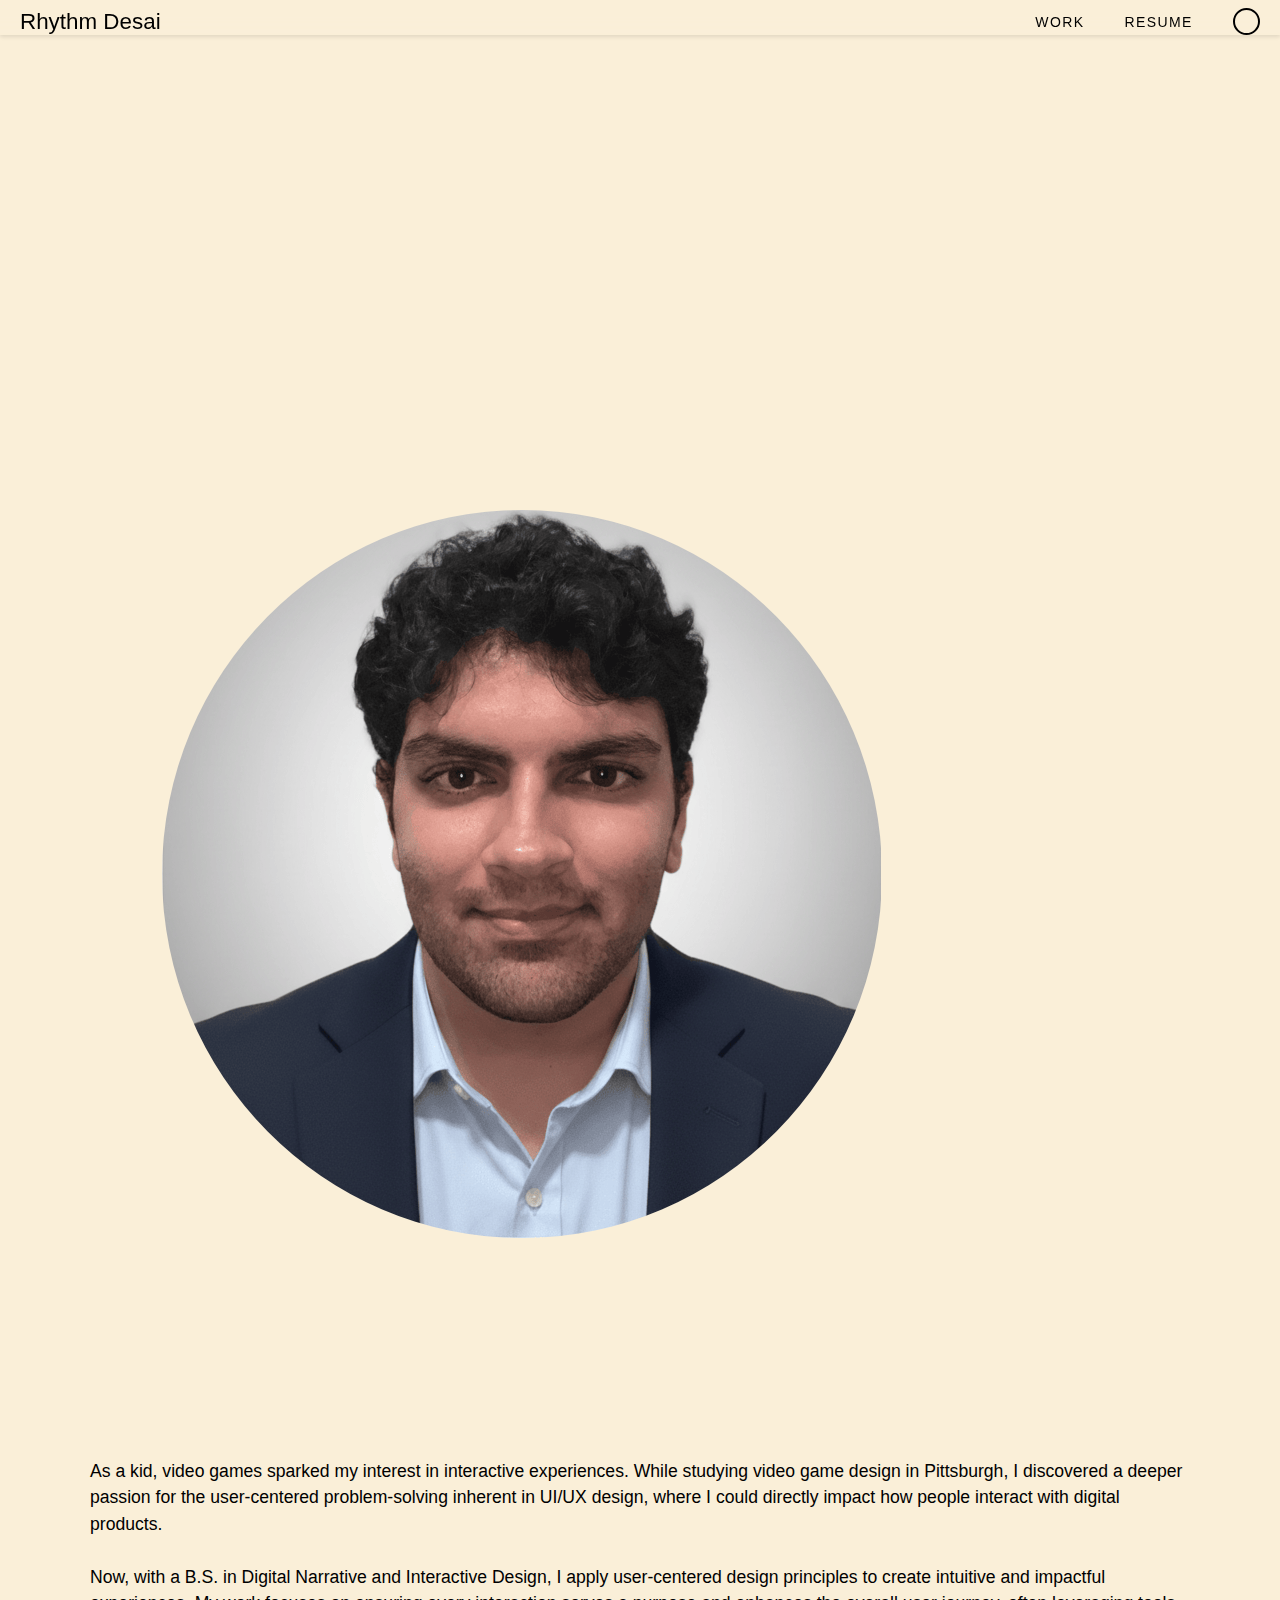
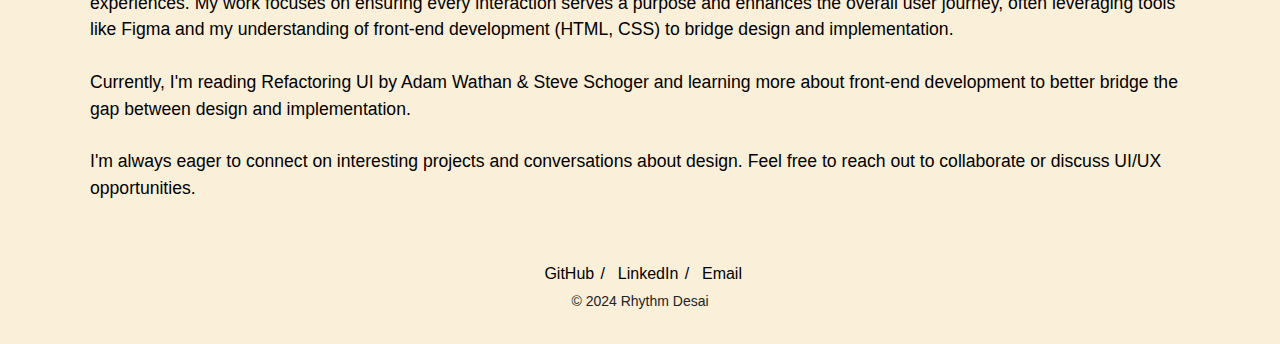
<file: About.html>
<!DOCTYPE html>
<html lang="en">

<head>
  <!-- Google tag (gtag.js) -->
  <script async src="https://www.googletagmanager.com/gtag/js?id=G-D84S7SDL71"></script>
  <script>
    window.dataLayer = window.dataLayer || [];
    function gtag() { dataLayer.push(arguments); }
    gtag('js', new Date());

    gtag('config', 'G-D84S7SDL71');
  </script>
  <meta charset="utf-8">
  <meta name="viewport" content="width=device-width, initial-scale=1">
  <title>About - Rhythm Desai</title>
  <link rel="icon" href="favicon.ico" type="image/x-icon">
  <link href="https://fonts.googleapis.com/css2?family=Inter:ital,wght@0,100..900;1,100..900&display=swap"
    rel="stylesheet">
  <link rel="stylesheet" href="css/styles.css">
  <link rel="stylesheet" href="css/about.css">
  <link rel="stylesheet" href="https://cdnjs.cloudflare.com/ajax/libs/font-awesome/7.0.0/css/all.min.css">
  <script src="js/dark-mode.js"></script>
</head>

<body>
  <div class="container">
    <div id="header-placeholder"></div>
    <div id="selected-work"></div> <!-- Anchor for header Work link -->
    <div class="description-container">
      <div class="intro-text">
        <div class="img-container">
          <img src="images/Me.png" alt="Rhythm Desai">
        </div>
        <p class="intro-paragraph">As a kid, video games sparked my interest in interactive experiences. While studying
          video game design in Pittsburgh, I discovered a deeper passion for the user-centered problem-solving inherent
          in UI/UX design, where I could directly impact how people interact with digital products.<br><br>

          Now, with a B.S. in Digital Narrative and Interactive Design, I apply user-centered design principles to
          create intuitive and impactful experiences. My work focuses on ensuring every interaction serves a purpose and
          enhances the overall user journey, often leveraging tools like Figma and my understanding of front-end
          development (HTML, CSS) to bridge design and implementation.<br><br>

          Currently, I'm reading Refactoring UI by Adam Wathan & Steve Schoger and learning more about front-end
          development to better bridge the gap between design and implementation.<br><br>

          I'm always eager to connect on interesting projects and conversations about design. Feel free to reach out to
          collaborate or discuss UI/UX opportunities.</p>
      </div>
    </div>
    <div id="footer-placeholder"></div>
  </div>
  <script src="js/templates.js"></script>
  <script src="js/navigation.js"></script>
  <button onclick="window.scrollTo({top: 0, behavior: 'smooth'});" class="scroll-btn" aria-label="Scroll to top">
    <svg width="96" height="72" viewBox="0 0 24 24" fill="none" stroke-width="0.6" stroke-linecap="round"
      stroke-linejoin="round">
      <polyline points="18 15 12 9 6 15"></polyline>
    </svg>
  </button>
  <script src="js/scroll.js"></script>
</body>

</html>
</file>
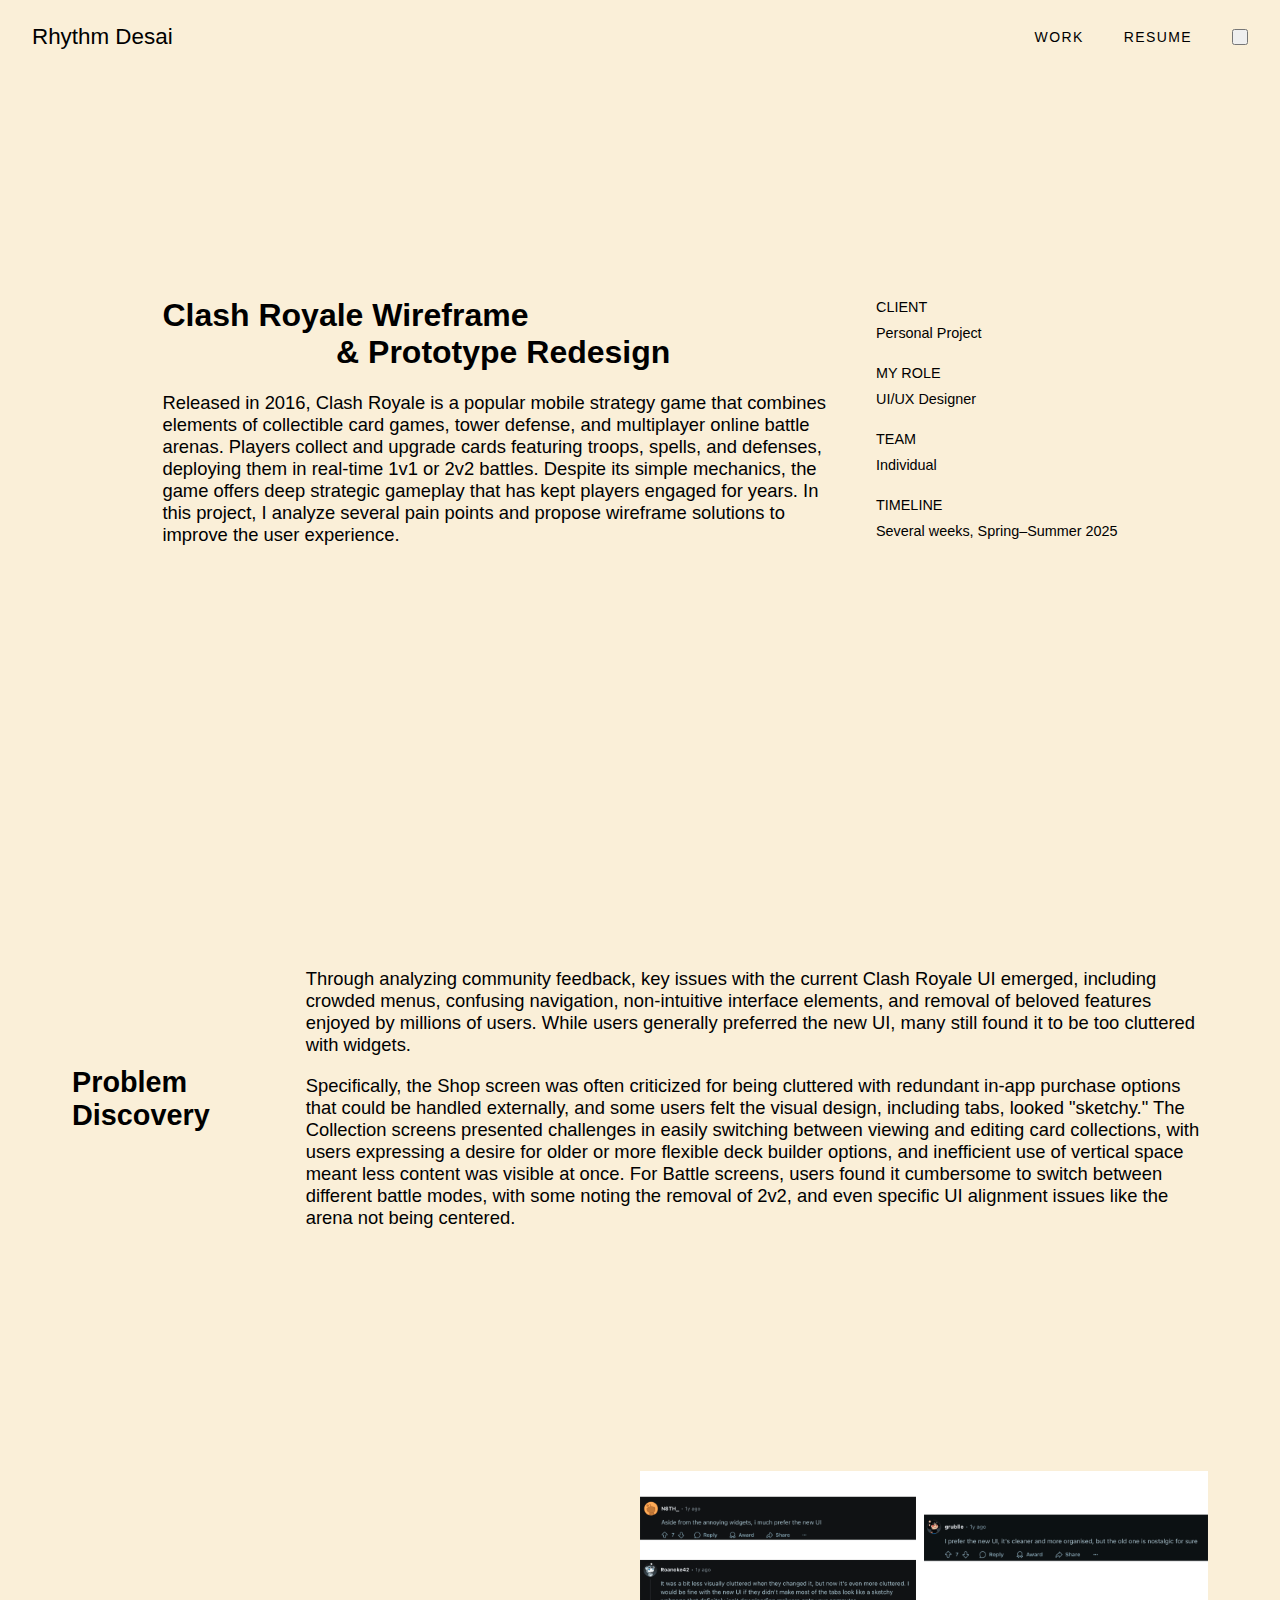
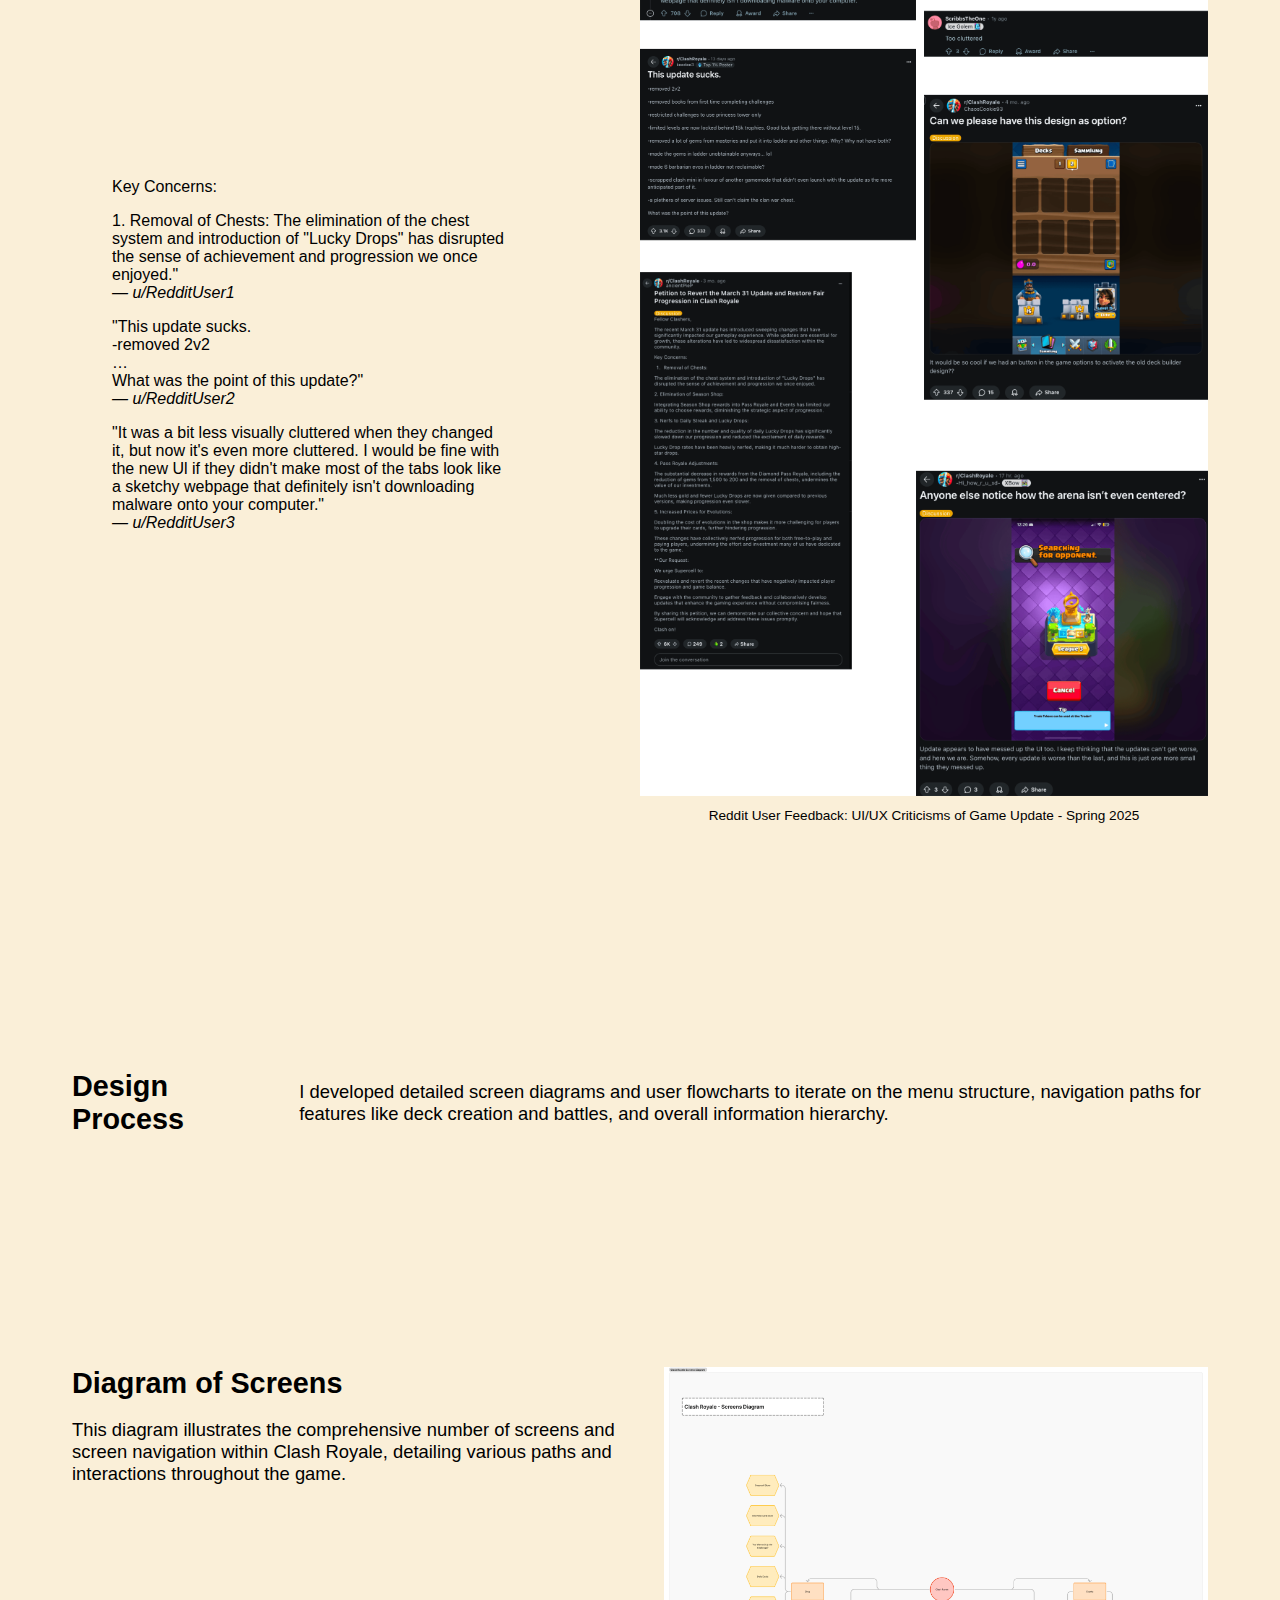
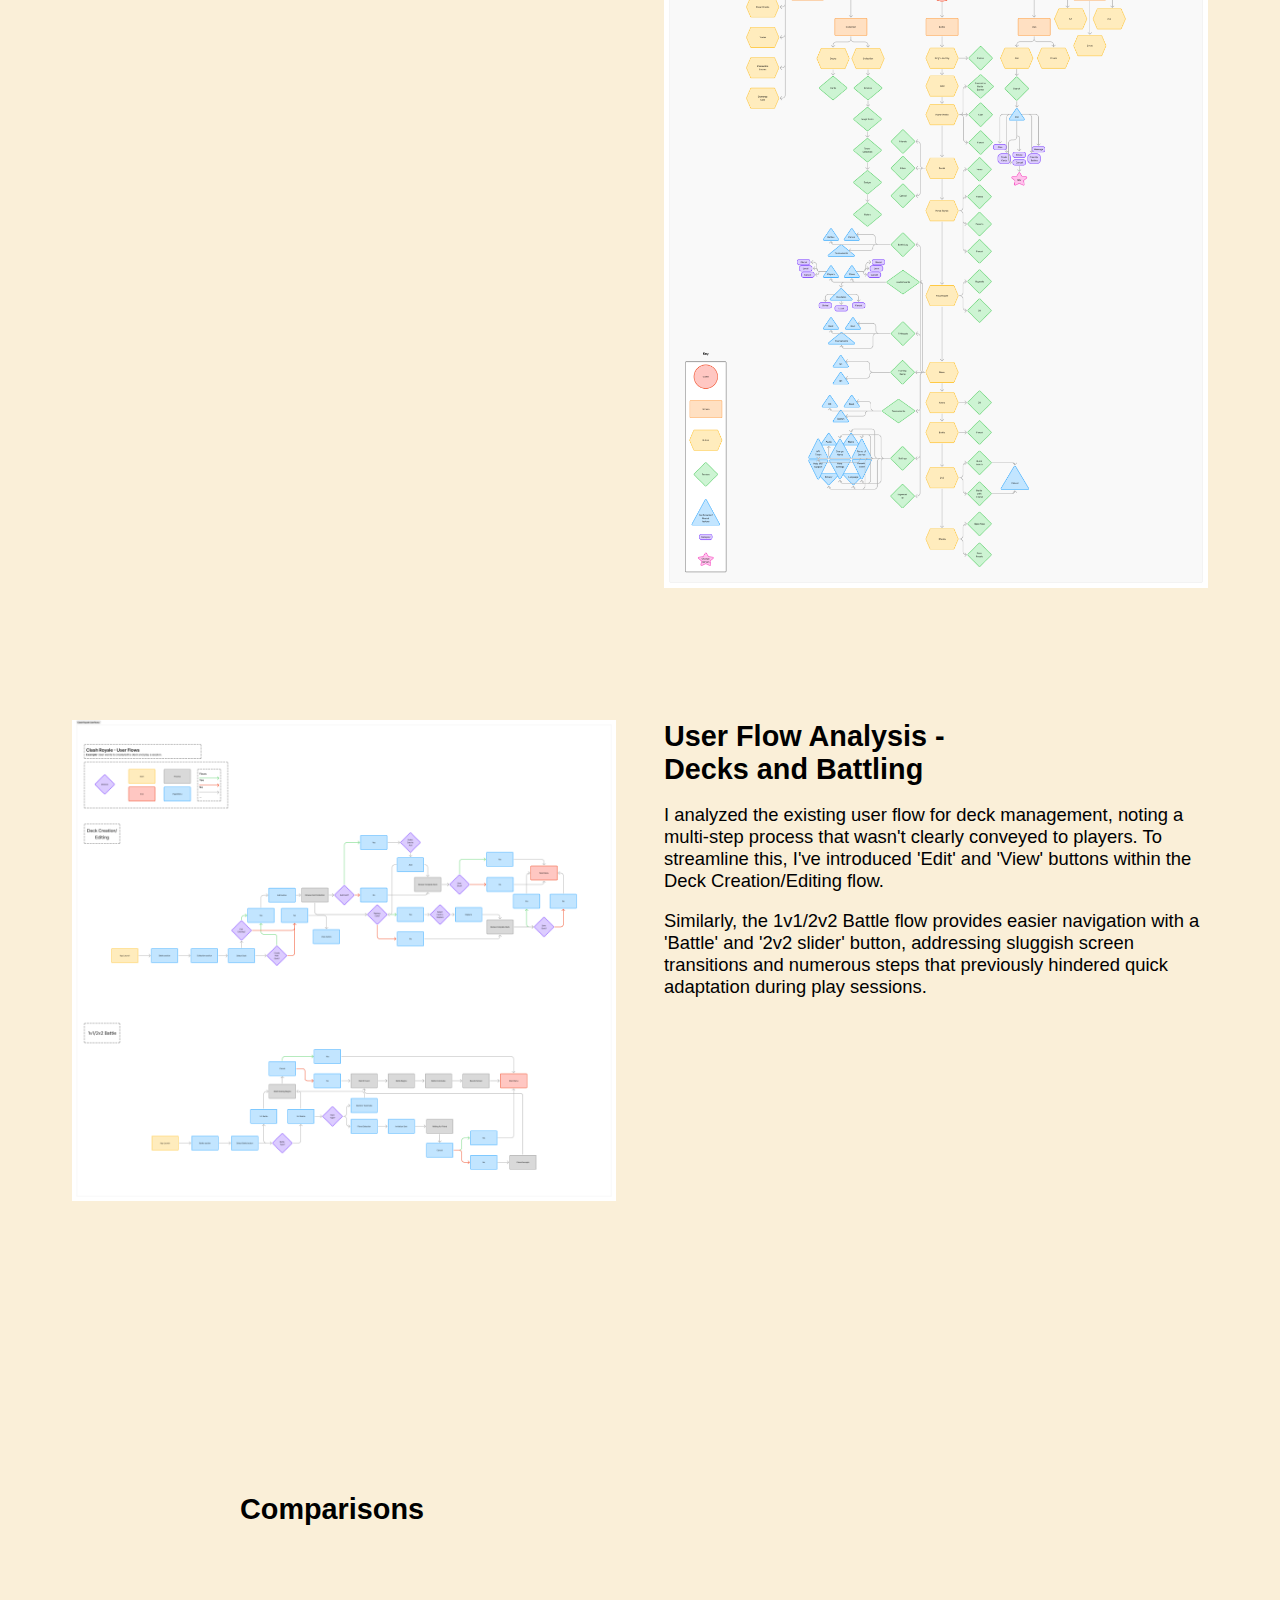
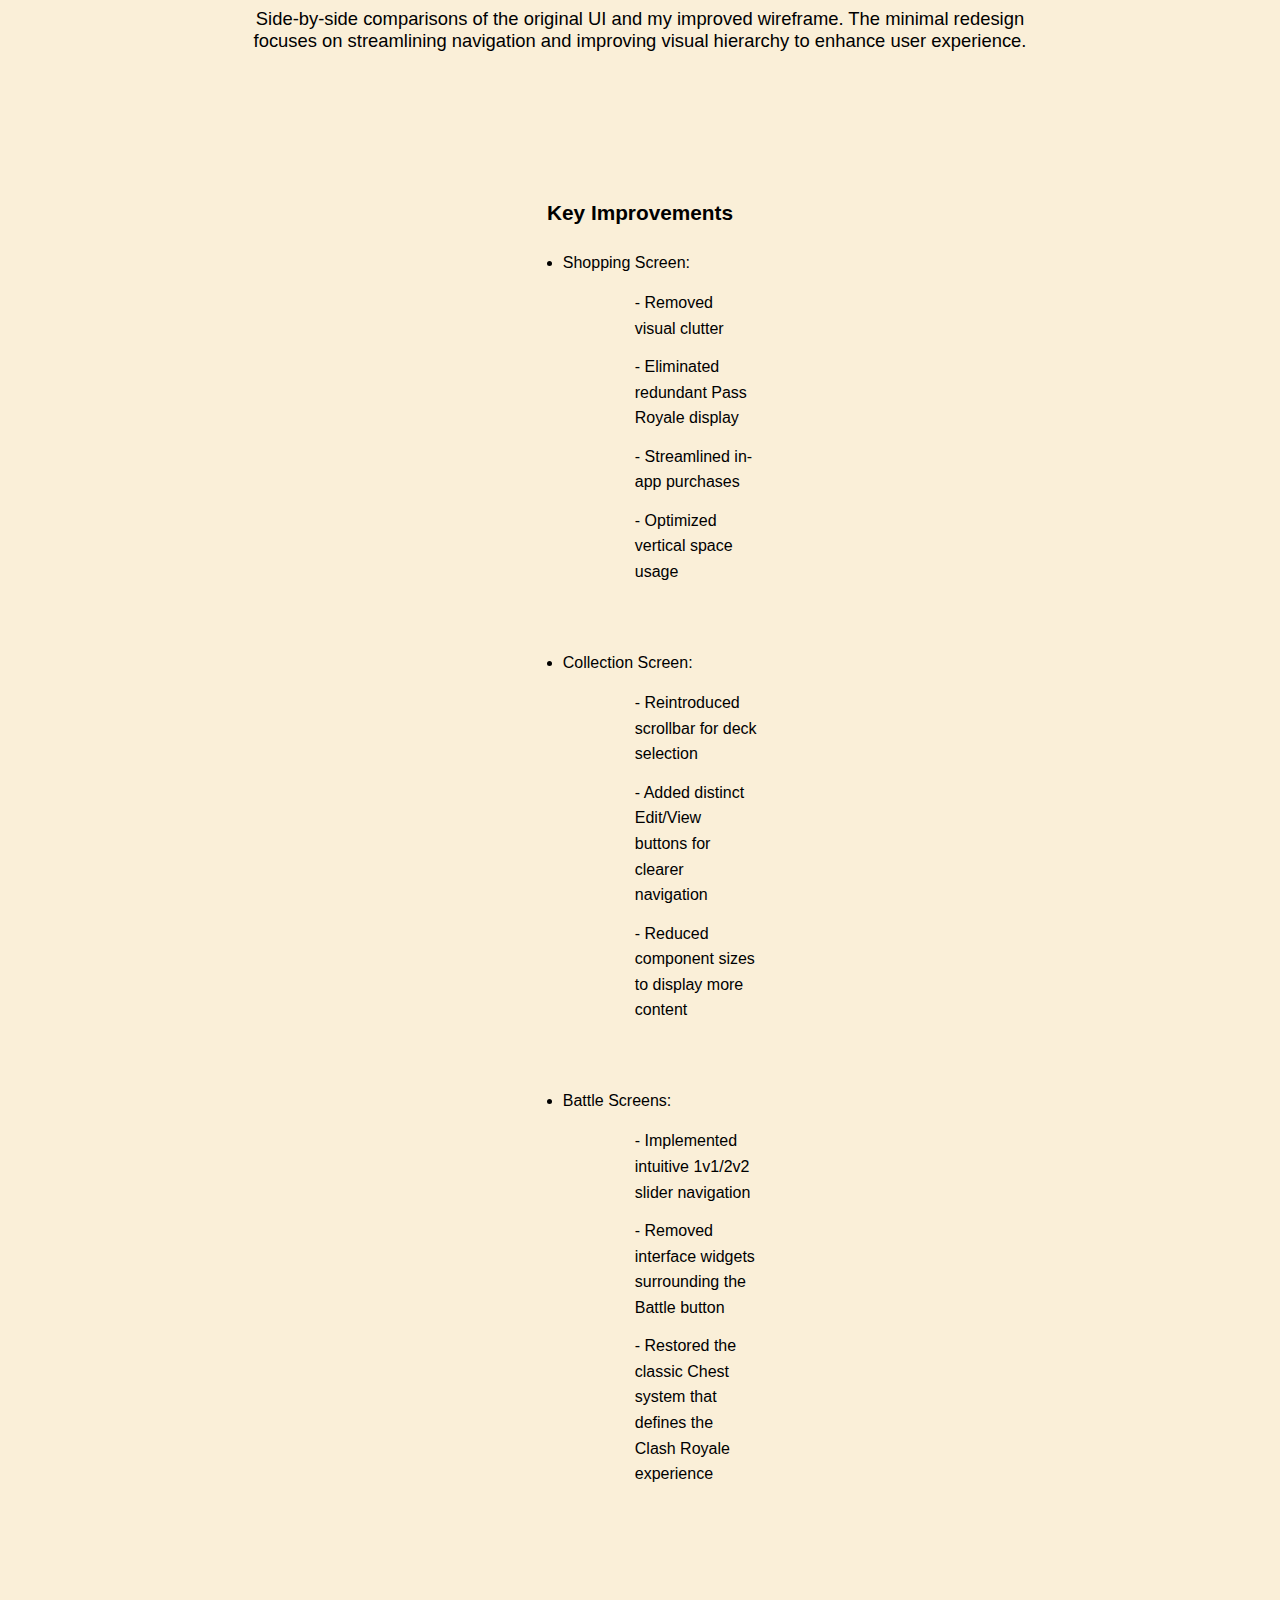
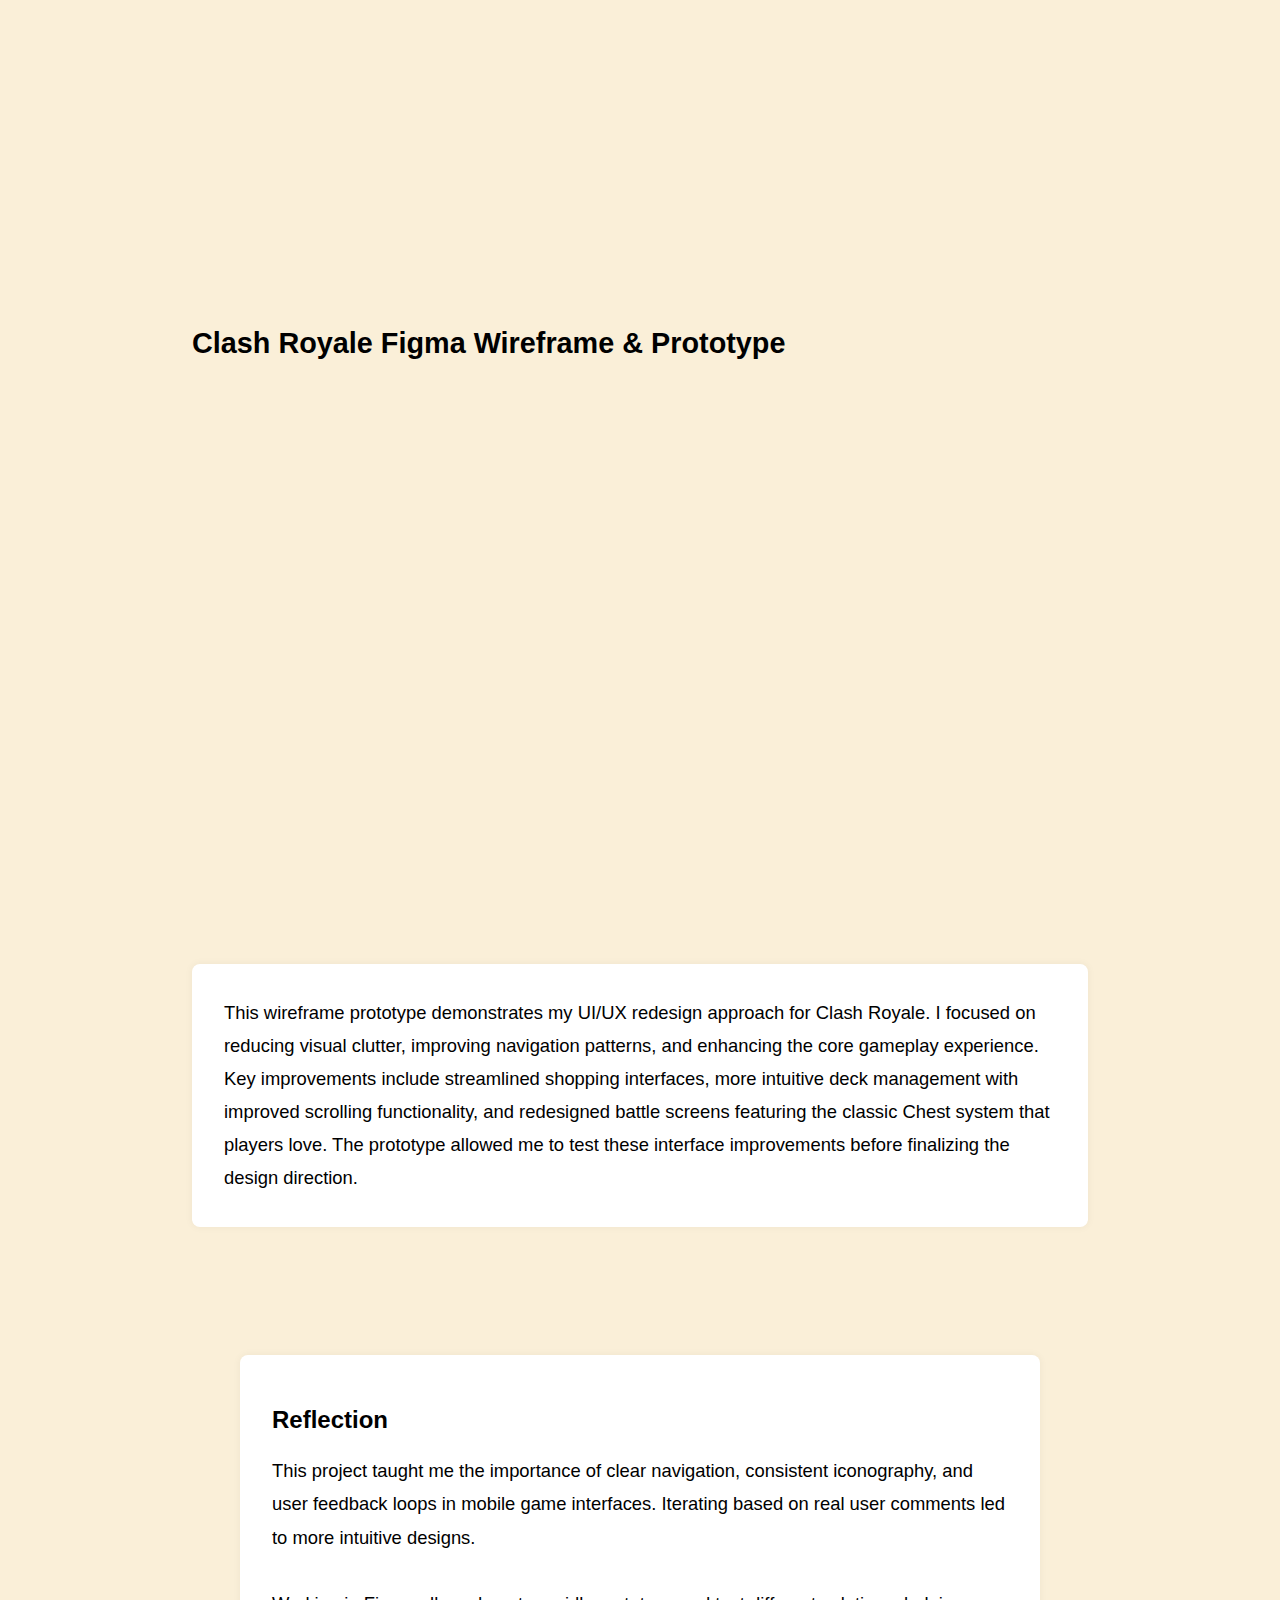
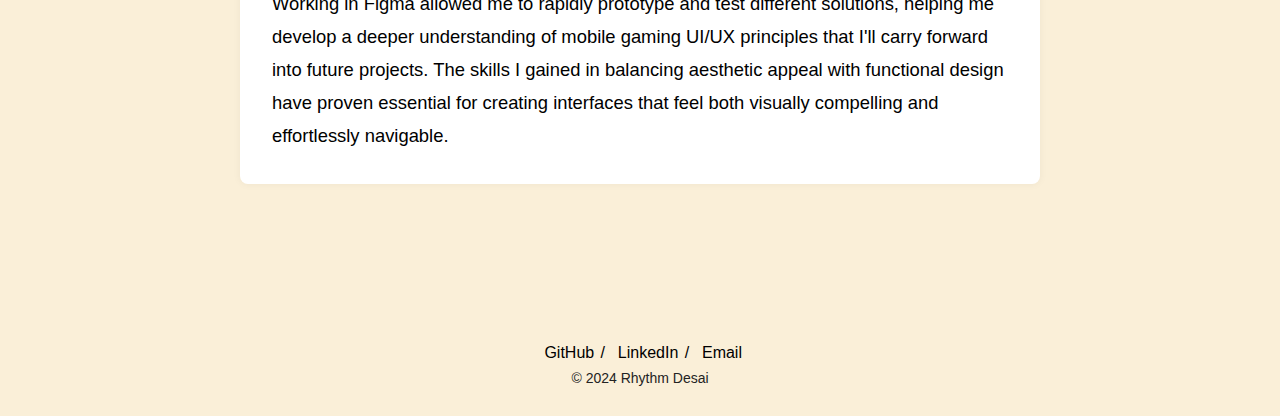
<file: Clash Royale Wireframe.html>
<!DOCTYPE html>
<html lang="en">
<head>
  <meta charset="UTF-8">
  <meta name="viewport" content="width=device-width, initial-scale=1.0">
  <title>Clash Royale Wireframe</title>
  <link rel="icon" href="favicon.ico" type="image/x-icon">
  <link href="https://fonts.googleapis.com/css2?family=Inter:ital,wght@0,100..900;1,100..900&display=swap" rel="stylesheet">
  <link rel="stylesheet" href="styles.css">
  <link rel="stylesheet" href="https://cdnjs.cloudflare.com/ajax/libs/font-awesome/7.0.0/css/all.min.css">
  <link rel="stylesheet" href="https://cdn.jsdelivr.net/npm/@fancyapps/ui@6.0.22/dist/fancybox/fancybox.min.css">
  <script src="https://cdn.jsdelivr.net/npm/@fancyapps/ui@6.0.22/dist/fancybox/fancybox.umd.min.js"></script>
  <style>
    /* Prevent horizontal scrolling */
    html, body {
      overflow-x: hidden;
    }
    
    /* Tighten footer link spacing */
    .site-footer nav a,
    .site-footer nav .link-text {
      margin-right: 0;
      padding-right: 0;
    }

    /* Limit Fancybox clickable area to image only */
    .image-link {
      display: inline-block !important;
      width: fit-content !important;
      height: fit-content !important;
      line-height: 0 !important;
      padding: 0 !important;
      margin: 0 !important;
      font-size: 0 !important;
      overflow: hidden !important;
      position: relative !important;
      box-sizing: content-box !important;
    }

    .image-link img {
      display: block !important;
      width: 100% !important;
      height: auto !important;
      margin: 0 !important;
      padding: 0 !important;
      box-sizing: border-box !important;
      border: none !important;
    }

    /* Responsive styles for mobile */
    @media screen and (max-width: 768px) {
    /* Ensure container doesn't cause overflow and reaches screen edges */
    .container {
      max-width: 100vw !important;
      overflow-x: hidden !important;
      padding: 0 !important;
    }
      
      /* Remove body margins to allow content to reach screen edges */
      body {
        margin: 0 !important;
        font-size: 14px;
      }
      
      .page-title {
        font-size: 1.5rem;
      }
      
      .section-title {
        font-size: 1.4rem;
      }
      
      /* Scale down padding and margins */
      .main-content {
        padding: 1rem !important;
        gap: 2rem !important;
      }
      
      /* Scale down container widths */
      div[style*="max-width: 60%"],
      div[style*="max-width: 50%"],
      div[style*="max-width: 1200px"] {
        max-width: 100% !important;
        width: 100% !important;
      }
      
      /* Scale down flex layouts */
      div[style*="display: flex"]:not([style*="justify-content: center"]):not([style*="margin: 0 auto"]) {
        flex-direction: column !important;
        align-items: center !important;
        gap: 1rem !important;
      }
      
      div[style*="width: 33%"],
      div[style*="width: 40%"],
      div[style*="width: 50%"],
      div[style*="width: 60%"],
      div[style*="width: 100%"] {
        width: 100% !important;
      }
      
      /* Keep comparison images side by side on mobile */
      div[style*="display: flex"][style*="justify-content: center"],
      div[style*="margin: 0 auto"] {
        flex-direction: row !important;
        gap: 1rem !important;
      }
      
      div[style*="display: flex"][style*="justify-content: center"] > div[style*="width: 100%"],
      div[style*="margin: 0 auto"] > div[style*="width: 100%"] {
        width: 45% !important;
      }
      
      /* Scale down image containers */
      .image-link {
        width: 100% !important;
      }
      
      .image-link img {
        width: 100% !important;
        height: auto !important;
      }
      
      /* Scale down font sizes in lists and paragraphs */
      ul, ol, p {
        font-size: 0.9rem !important;
        line-height: 1.6 !important;
      }
      
      /* Scale down iframe */
      iframe {
        width: 100% !important;
        height: 400px !important;
        margin: 2rem auto !important;
      }
      
      /* Scale down margins */
      div[style*="margin: 6rem"],
      div[style*="margin: 8rem"],
      div[style*="margin: 4rem"],
      div[style*="margin: 14rem"],
      div[style*="margin: 3rem"] {
        margin: 2rem 0 !important;
      }
      
      /* Reduce margin-top on project showcase for mobile */
      main.project-showcase {
        margin-top: 2rem !important;
      }
      
      /* Ensure images scale properly */
      img {
        max-width: 100% !important;
        height: auto !important;
      }
      
      /* Scale down positioning transforms */
      main[style*="position: relative"],
      main[style*="left: 50%"],
      main[style*="transform: translateX"] {
        position: relative !important;
        left: auto !important;
        transform: none !important;
        width: 100% !important;
      }
      
      /* Scale down box shadows and borders */
      div[style*="box-shadow"],
      div[style*="border-radius"] {
        box-shadow: 0 0 4px rgba(0, 0, 0, 0.1) !important;
        border-radius: 4px !important;
      }
      
      /* Scale down padding in white boxes */
      div[style*="padding: 2rem"] {
        padding: 1rem !important;
      }
      
      /* Adjust specific elements */
      .info-meta {
        text-align: center !important;
      }
      
    /* Keep chest images properly sized */
    div[style*="flex-direction: column"] img[alt*="Chest"],
    div[style*="flex-direction: column"] img[alt*="Crown"] {
      max-width: 30% !important;
    }
    
    /* Ensure consistent sizing for crown GIFs */
    img[alt*="Crown Animated"] {
      max-width: 30% !important;
      height: auto !important;
    }
    
    /* Properly resize iframe and text card for mobile */
    .project-showcase iframe {
      height: 400px !important;
    }
    
    #iframe-container {
      width: 100% !important;
      max-width: 100% !important;
      margin: 0 !important;
      padding: 0 !important;
    }
    
    /* Remove centering margins from iframe container's parent */
    .project-showcase > div[style*="margin: 0 auto"] {
      margin: 0 !important;
    }
    
    .project-showcase div[style*="background: #ffffff"] {
      width: 100% !important;
      max-width: 100% !important;
      padding: 1rem !important;
      margin: 2rem auto !important;
      box-sizing: border-box !important;
    }
    
    /* Ensure the white card beneath the iframe matches the iframe width and has proper spacing */
    .project-showcase div[style*="background: #ffffff"][style*="padding: 2rem"] {
      width: 100% !important;
      max-width: 100% !important;
      padding: 1rem !important;
      margin: 0 auto !important;
      box-sizing: border-box !important;
    }
    
    /* Reduce spacing between iframe and white card */
    #iframe-container div[style*="margin-top: 0.25rem"] {
      margin-top: 0 !important;
    }
    
    /* More specific targeting for the white card beneath iframe */
    #iframe-container > div[style*="background: #ffffff"] {
      margin-top: -1.8rem !important;
      padding: 1rem !important;
    }
    
    /* Target the parent container to remove any additional spacing */
    .project-showcase > div[style*="width: 100%"][style*="max-width: 1200px"] {
      margin-top: 0 !important;
      padding-top: 0 !important;
    }
    
    /* Remove any default spacing between iframe and white card */
    #iframe-container div {
      margin-top: 0 !important;
    }
    
    /* Additional adjustment to move white card closer to iframe */
    .project-showcase div[style*="background: #ffffff"][style*="padding: 2rem"] {
      margin-top: -1rem !important;
    }
    
    /* Correct User Flow image positioning */
    main.main-content.center-flex:nth-of-type(6) > div[style*="display: flex"] {
      flex-direction: column !important;
      align-items: center !important;
    }
    
    main.main-content.center-flex:nth-of-type(6) > div[style*="display: flex"] > div:first-child {
      order: 2 !important;
      width: 100% !important;
      text-align: center !important;
    }
    
    main.main-content.center-flex:nth-of-type(6) > div[style*="display: flex"] > div:last-child {
      order: 1 !important;
      width: 100% !important;
      margin-top: 2rem !important;
    }
  }

  /* Additional responsive for very small screens */
    @media screen and (max-width: 480px) {
      body {
        font-size: 12px;
      }
      
      .page-title {
        font-size: 1.3rem;
      }
      
      .section-title {
        font-size: 1.2rem;
      }
      
      ul, ol, p {
        font-size: 0.85rem !important;
      }

    /* Mobile footer sizing fix */
    @media screen and (max-width: 768px) {
      .site-footer {
        padding: 1.5rem 0 1rem !important;
        font-size: 0.875rem !important;
      }
      
      .site-footer nav {
        font-size: 0.875rem !important;
      }
      
      .site-footer nav a,
      .site-footer nav .link-text {
        font-size: 0.875rem !important;
      }
      
      .site-footer p {
        font-size: 0.75rem !important;
        margin-top: 0.5rem !important;
      }
    }

    @media screen and (max-width: 480px) {
      .site-footer {
        padding: 1rem 0 0.75rem !important;
      }
      
      .site-footer nav {
        flex-wrap: wrap;
        gap: 0.5rem;
      }
      
      .site-footer nav span {
        margin: 0 0.25rem;
      }
    }
      
      /* Adjust comparison images for very small screens */
      div[style*="display: flex"][style*="justify-content: center"],
      div[style*="margin: 0 auto"] {
        gap: 0.75rem !important;
      }
      
      div[style*="display: flex"][style*="justify-content: center"] > div[style*="width: 100%"],
      div[style*="margin: 0 auto"] > div[style*="width: 100%"] {
        width: 48% !important;
      }
      
      /* Reduce container padding for better fit */
      .main-content {
        padding: 0.75rem !important;
      }
      
      /* Scale down iframe further */
      iframe {
        height: 300px !important;
      }
    }

    /* Mobile scroll up arrow positioning */
    @media (max-width: 600px) {
      button[onclick*="scrollTo"] {
        right: 0rem !important;
        bottom: 1rem !important;
      }
    }
  </style>
</head>
<body>
  <div class="container">
        <div id="header-placeholder"></div>
    <main class="main-content center-flex" style="gap: 2rem; padding: 2rem; min-height: calc(100vh - 160px);">
      <div style="max-width: 60%;">
        <h1 class="page-title">Clash Royale Wireframe<br>
          <span style="display: block; text-align: center;">&amp; Prototype Redesign</span>
        </h1>
        <p style="font-size: 1.15rem;">Released in 2016, Clash Royale is a popular mobile strategy game that combines elements of collectible card games, tower defense, and multiplayer online battle arenas. Players collect and upgrade cards featuring troops, spells, and defenses, deploying them in real-time 1v1 or 2v2 battles. Despite its simple mechanics, the game offers deep strategic gameplay that has kept players engaged for years. In this project, I analyze several pain points and propose wireframe solutions to improve the user experience.</p>
      </div>
        <div class="info-meta">
        <p><strong>CLIENT</strong><br>Personal Project</p>
        <p><strong>MY ROLE</strong><br>UI/UX Designer</p>
        <p><strong>TEAM</strong><br>Individual</p>
        <p><strong>TIMELINE</strong><br>Several weeks, Spring–Summer 2025</p>
      </div>
    </main>
  <main class="main-content center-flex" style="gap: 6rem; padding: 2rem; margin-top: 8rem; margin-bottom: 6rem;">
    <div style="max-width: 60%;">
      <h1 class="section-title">Problem Discovery</h1>
    </div>
    <div style="display: flex; gap: 3rem;">
      <div style="font-size: 1.15rem; flex: 1;">
        <p>Through analyzing community feedback, key issues with the current Clash Royale UI emerged, including crowded menus, confusing navigation, non-intuitive interface elements, and removal of beloved features enjoyed by millions of users. While users generally preferred the new UI, many still found it to be too cluttered with widgets.
        </p>
        <p>Specifically, the Shop screen was often criticized for being cluttered with redundant in-app purchase options that could be handled externally, and some users felt the visual design, including tabs, looked "sketchy." The Collection screens presented challenges in easily switching between viewing and editing card collections, with users expressing a desire for older or more flexible deck builder options, and inefficient use of vertical space meant less content was visible at once. For Battle screens, users found it cumbersome to switch between different battle modes, with some noting the removal of 2v2, and even specific UI alignment issues like the arena not being centered.
        </p>
      </div>
    </div>
  </main>
  <main class="main-content center-flex" style="gap: 6rem; padding: 2rem; margin-top: 4rem; margin-bottom: 6rem;">
     <div class="reviews" style="flex: 1;">
        <blockquote style="font-weight: 500;">Key Concerns:</blockquote>
        <blockquote>1. Removal of Chests:
        The elimination of the chest system and introduction of "Lucky Drops" has disrupted the sense of achievement and progression we once enjoyed." <cite><br>— u/RedditUser1</cite></blockquote>
        <blockquote>"This update sucks.
        <br>
        -removed 2v2
        <br>
        …
        <br>
        What was the point of this update?" <cite><br>— u/RedditUser2</cite></blockquote>
        <blockquote>"It was a bit less visually cluttered when they changed it, but now it's even more cluttered. I would be fine with the new Ul if they didn't make most of the tabs look like a sketchy webpage that definitely isn't downloading malware onto your computer." <cite><br>— u/RedditUser3</cite></blockquote>
      </div>

    <div style="max-width: 50%; text-align: center;">
      <a href="Images/Criticisms.png" class="image-link" style="width: 100% !important;" data-fancybox="Criticisms" data-caption="Criticisms from Reddit users">
        <img src="Images/Criticisms.png" alt="Criticisms" style="height: auto;">
      </a>
      <p class="caption" style="color: #000000;">Reddit User Feedback: UI/UX Criticisms of Game Update - Spring 2025</p>
    </div>
  </main>
  <main class="main-content center-flex" style="gap: 6rem; padding: 2rem; margin-top: 4rem; margin-bottom: 6rem;">
    <div style="max-width: 60%;">
      <h1 class="section-title">Design Process</h1>
    </div>
      <div style="font-size: 1.15rem;">
        <p>I developed detailed screen diagrams and user flowcharts to iterate on the menu structure, navigation paths for features like deck creation and battles, and overall information hierarchy.</p>
      </div>
  </main>
  <main class="main-content center-flex" style="gap: 6rem; padding: 2rem; margin-top: 4rem;">
    <div style="display: flex; align-items: flex-start; gap: 3rem; width: 100%">
      <div style="flex: 1;">
        <h1 class="section-title" style="font-weight: 600;">Diagram of Screens</h1>
        <p style="font-size: 1.15rem;">This diagram illustrates the comprehensive number of screens and screen navigation within Clash Royale, detailing various paths and interactions throughout the game.</p>
    </div>
    <div style="flex: 1;">
      <a href="Images/Clash%20Royale%20Screens%20Diagram.png" class="image-link" style="width: 100% !important;" data-fancybox="Screens Diagram" data-caption="Clash Royale Screens Diagram">
        <img src="Images/Clash%20Royale%20Screens%20Diagram.png" alt="Screens Diagram" style="height: auto;">
      </a>
    </div>
  </div>
  </main>
  <main class="main-content center-flex" style="gap: 6rem; padding: 2rem; margin-top: 4rem; margin-bottom: 6rem;">
    <div style="display: flex; align-items: flex-start; gap: 3rem; width: 100%">
      <div style="flex: 1;">
        <a href="Images/Clash%20Royale%20User%20Flows.png" class="image-link" style="width: 100% !important;" data-fancybox="User Flow" data-caption="Clash Royale User Flows">
          <img src="Images/Clash%20Royale%20User%20Flows.png" alt="User Flow" style="height: auto;">
        </a>
      </div>
      <div style="flex: 1;">
        <h1 class="section-title" style="font-weight: 600;">User Flow Analysis - <br >Decks and Battling</h1>
        <p style="font-size: 1.15rem;">I analyzed the existing user flow for deck management, noting a multi-step process that wasn't clearly conveyed to players. To streamline this, I've introduced 'Edit' and 'View' buttons within the Deck Creation/Editing flow.</p>
        <p style="font-size: 1.15rem;">Similarly, the 1v1/2v2 Battle flow provides easier navigation with a 'Battle' and '2v2 slider' button, addressing sluggish screen transitions and numerous steps that previously hindered quick adaptation during play sessions.</p>
    </div>
  </div>
  </main>
  <main class="main-content center-flex" style="gap: 6rem; padding: 2rem; margin-top: 8rem;">
    <div style="max-width: 100%;">
      <h1 class="section-title" style="font-weight: 600;">Comparisons</h1>
      <!-- Redesign image centered at the top -->
      <div style="display: flex; justify-content: center; margin: 2rem 0;">
        <div style="flex: 1; position: relative; max-width: 800px;">
          <a href="Images/Clash%20Royale%20Redesign.png" class="image-link" style="width: 100% !important; display: block;" data-fancybox="Comparisons" data-caption="Recreation and Redesign Title Card">
            <img loading="lazy" img src="Images/Clash%20Royale%20Redesign.png" alt="Comparisons Title Card" style="height: auto; width: 100%; display: block;">
          </a>
        </div>
      </div>
      <div style="text-align: center; margin: 2rem 0;">
        <p style="font-size: 1.15rem; max-width: 800px; margin: 0 auto;">Side-by-side comparisons of the original UI and my improved wireframe. The minimal redesign focuses on streamlining navigation and improving visual hierarchy to enhance user experience.</p>
      </div>
      <div style=" margin-top: 8rem;"></div>
      <div style="display: flex; justify-content: space-between; margin-top: 3rem; width: 100%;">
        <!-- Left image -->
        <div style="width: 100%;">
          <a href="Images/Clash%20Royale%20Comparisons.png" class="image-link" data-fancybox="Comparisons" data-caption="Revamped UI/UX Components and Layouts">
            <img loading="lazy" img src="Images/Clash%20Royale%20Comparisons.png" alt="Comparisons 1" style="width: 100%; height: auto;">
          </a>
        </div>
      <!-- Text container -->
      <div style="text-align: left; margin: 0;">
        <img loading="lazy" img src="Images/Blue%20Crown%20Animated.gif" alt="Blue Crown Animated" style="max-width: 30%; height: auto; margin: 0 auto; display: block; margin-left: auto; margin-right: 33%;">
        <h3 style="font-size: 1.3rem; margin-bottom: 1.5rem; text-align: center; font-weight: 600;">Key Improvements</h3>
        <ul style="font-size: 1rem; padding-left: 2.5rem; line-height: 1.8;">
          <li style="margin-bottom: 4rem;"><strong>Shopping Screen:</strong>
            <ul style="list-style-type: none; margin-top: 0.8rem; line-height: 1.6;">
              <li style="margin-left: 2rem; margin-bottom: 0.8rem;">- Removed visual clutter</li>
              <li style="margin-left: 2rem; margin-bottom: 0.8rem;">- Eliminated redundant Pass Royale display</li>
              <li style="margin-left: 2rem; margin-bottom: 0.8rem;">- Streamlined in-app purchases</li>
              <li style="margin-left: 2rem;">- Optimized vertical space usage</li>
            </ul>
          </li>
          <li style="margin-bottom: 4rem;"><strong>Collection Screen:</strong>
            <ul style="list-style-type: none; margin-top: 0.8rem; line-height: 1.6;">
              <li style="margin-left: 2rem; margin-bottom: 0.8rem;">- Reintroduced scrollbar for deck selection</li>
              <li style="margin-left: 2rem; margin-bottom: 0.8rem;">- Added distinct Edit/View buttons for clearer navigation</li>
              <li style="margin-left: 2rem;">- Reduced component sizes to display more content</li>
            </ul>
          </li>
          <li style="margin-bottom: 4rem;"><strong>Battle Screens:</strong>
            <ul style="list-style-type: none; margin-top: 0.8rem; line-height: 1.6;">
              <li style="margin-left: 2rem; margin-bottom: 0.8rem;">- Implemented intuitive 1v1/2v2 slider navigation</li>
              <li style="margin-left: 2rem; margin-bottom: 0.8rem;">- Removed interface widgets surrounding the Battle button</li>
              <li style="margin-left: 2rem;">- Restored the classic Chest system that defines the Clash Royale experience</li>
            </ul>
          </li>
        </ul>
      <!-- Images stacked vertically -->
      <div style="display: flex; flex-direction: column; gap: 20px; margin-top: 20px;">
        <img loading="lazy" src="Images/Chests/1%20-%20Wooden%20Chest.png" alt="Wooden Chest" style="max-width: 30%; height: auto; margin: 0 auto;">
        <img loading="lazy" src="Images/Chests/2%20-%20Silver%20Chest.png" alt="Silver Chest" style="max-width: 30%; height: auto; margin: 0 auto;">
        <img loading="lazy" src="Images/Chests/3%20-%20Golden%20Chest.png" alt="Golden Chest" style="max-width: 30%; height: auto; margin: 0 auto;">
        <img loading="lazy" src="Images/Chests/4%20-%20Magical%20Chest.png" alt="Magical Chest" style="max-width: 50%; height: auto; margin: 0 auto;">
        <img loading="lazy" src="Images/Chests/6%20-%20Legendary%20Chest.png" alt="Legendary Chest" style="max-width: 30%; height: auto; margin: 0 auto;">
        <img loading="lazy" src="Images/Chests/7%20-%20Champion%20Chest.png" alt="Champion Chest" style="max-width: 30%; height: auto; margin: 0 auto;">
        <img loading="lazy" src="Images/Red%20Crown%20Animated.gif" alt="Red Animated Crown" style="max-width: 30%; height: auto; margin: 0 auto;">
      </div>
      </div>
        <!-- Right image -->
        <div style="width: 100%;">
          <a href="Images/Clash%20Royale%20Comparisons%20cont..png" class="image-link" data-fancybox="Comparisons" data-caption="Revamps Continued and Recreations of the Existing UI/UX">
            <img loading="lazy" src="Images/Clash%20Royale%20Comparisons%20cont..png" alt="Comparisons 2" style="width: 100%; height: auto;">
          </a>
        </div>
      </div>
    </div>
  </main>
  <main class="project-showcase" style="margin-top: 14rem;">
    <div style="width: 100%; max-width: 1200px; margin: 0 auto; position: relative;">
      <div id="iframe-container" style="position: relative; width: 70vw; margin: 0 auto;">
        <h1 class="section-title" style="position: relative; text-align: left; margin-bottom: 0rem;">Clash Royale Figma Wireframe & Prototype</h1>
        <iframe loading="lazy"
          style="border: 0px solid rgba(0, 0, 0, 0.1); border-radius: 8px; width: 100%; height: 600px; display: block;"
          src="https://embed.figma.com/proto/xzOx2Eg95N1uA753P0rgvK/Clash-Royale-Wireframe---Prototype?page-id=0%3A1&node-id=10-948&p=f&viewport=436%2C-1065%2C0.07&scaling=contain&content-scaling=responsive&starting-point-node-id=10%3A948&embed-host=share"
          allowfullscreen>
        </iframe>
        <div style="background: #ffffff; padding: 2rem; width: 100%; box-sizing: border-box; box-shadow: 0 0 8px rgba(0, 0, 0, 0.05); border-radius: 8px; margin-top: 0.25rem;">
          <p style="font-size: 1.15rem; line-height: 1.8; margin: 0;">
            This wireframe prototype demonstrates my UI/UX redesign approach for Clash Royale. I focused on reducing visual clutter, improving navigation patterns, and enhancing the core gameplay experience. Key improvements include streamlined shopping interfaces, more intuitive deck management with improved scrolling functionality, and redesigned battle screens featuring the classic Chest system that players love. The prototype allowed me to test these interface improvements before finalizing the design direction.
          </p>
        </div>
      </div>
    </div>
  </main>
  <div style="text-align: center; padding-bottom: 0;">
    <div style="background: #ffffff; padding: 2rem; width: auto; max-width: 800px; box-sizing: border-box; box-shadow: 0 0 8px rgba(0, 0, 0, 0.05); border-radius: 8px; margin: 8rem auto 8rem; display: inline-block; text-align: left;">
      <h2 style="font-size: 1.5rem; font-weight: 700;">Reflection</h2>
      <p style="font-size: 1.15rem; line-height: 1.8; margin: 0;">
        This project taught me the importance of clear navigation, consistent iconography, and user feedback loops in mobile game interfaces. Iterating based on real user comments led to more intuitive designs.<br>
        <br>Working in Figma allowed me to rapidly prototype and test different solutions, helping me develop a deeper understanding of mobile gaming UI/UX principles that I'll carry forward into future projects. The skills I gained in balancing aesthetic appeal with functional design have proven essential for creating interfaces that feel both visually compelling and effortlessly navigable.
      </p>
    </div>
  </div>
        <div id="footer-placeholder"></div>
  </div>
  <script src="templates.js"></script>
  <button onclick="window.scrollTo({top: 0, behavior: 'smooth'});" class="scroll-top-btn">
    <svg width="96" height="72" viewBox="0 0 24 24" fill="none" stroke="#df3f41" stroke-width="0.6" stroke-linecap="round" stroke-linejoin="round">
      <polyline points="18 15 12 9 6 15"></polyline>
    </svg>
  </button>
<script>
  const topButton = document.querySelector('button[onclick*="scrollTo"]');
  window.addEventListener('scroll', () => {
    if (window.scrollY > 100) {
      topButton.style.display = 'block';
    } else {
      topButton.style.display = 'none';
    }
  });
  window.addEventListener('DOMContentLoaded', () => {
    topButton.style.display = 'none';
  });
</script>
</body>
<script>
  Fancybox.bind('[data-fancybox="Criticisms"], [data-fancybox="Screens Diagram"], [data-fancybox="User Flow"], [data-fancybox="Comparisons"]', {
    Carousel: {
      Toolbar: {
        display: {
          left: ["counter"],
          right: ["zoomIn", "zoomOut", "autoplay", "thumbs", "close"],
        },
      },
    },
  });
</script>
</html>
</file>
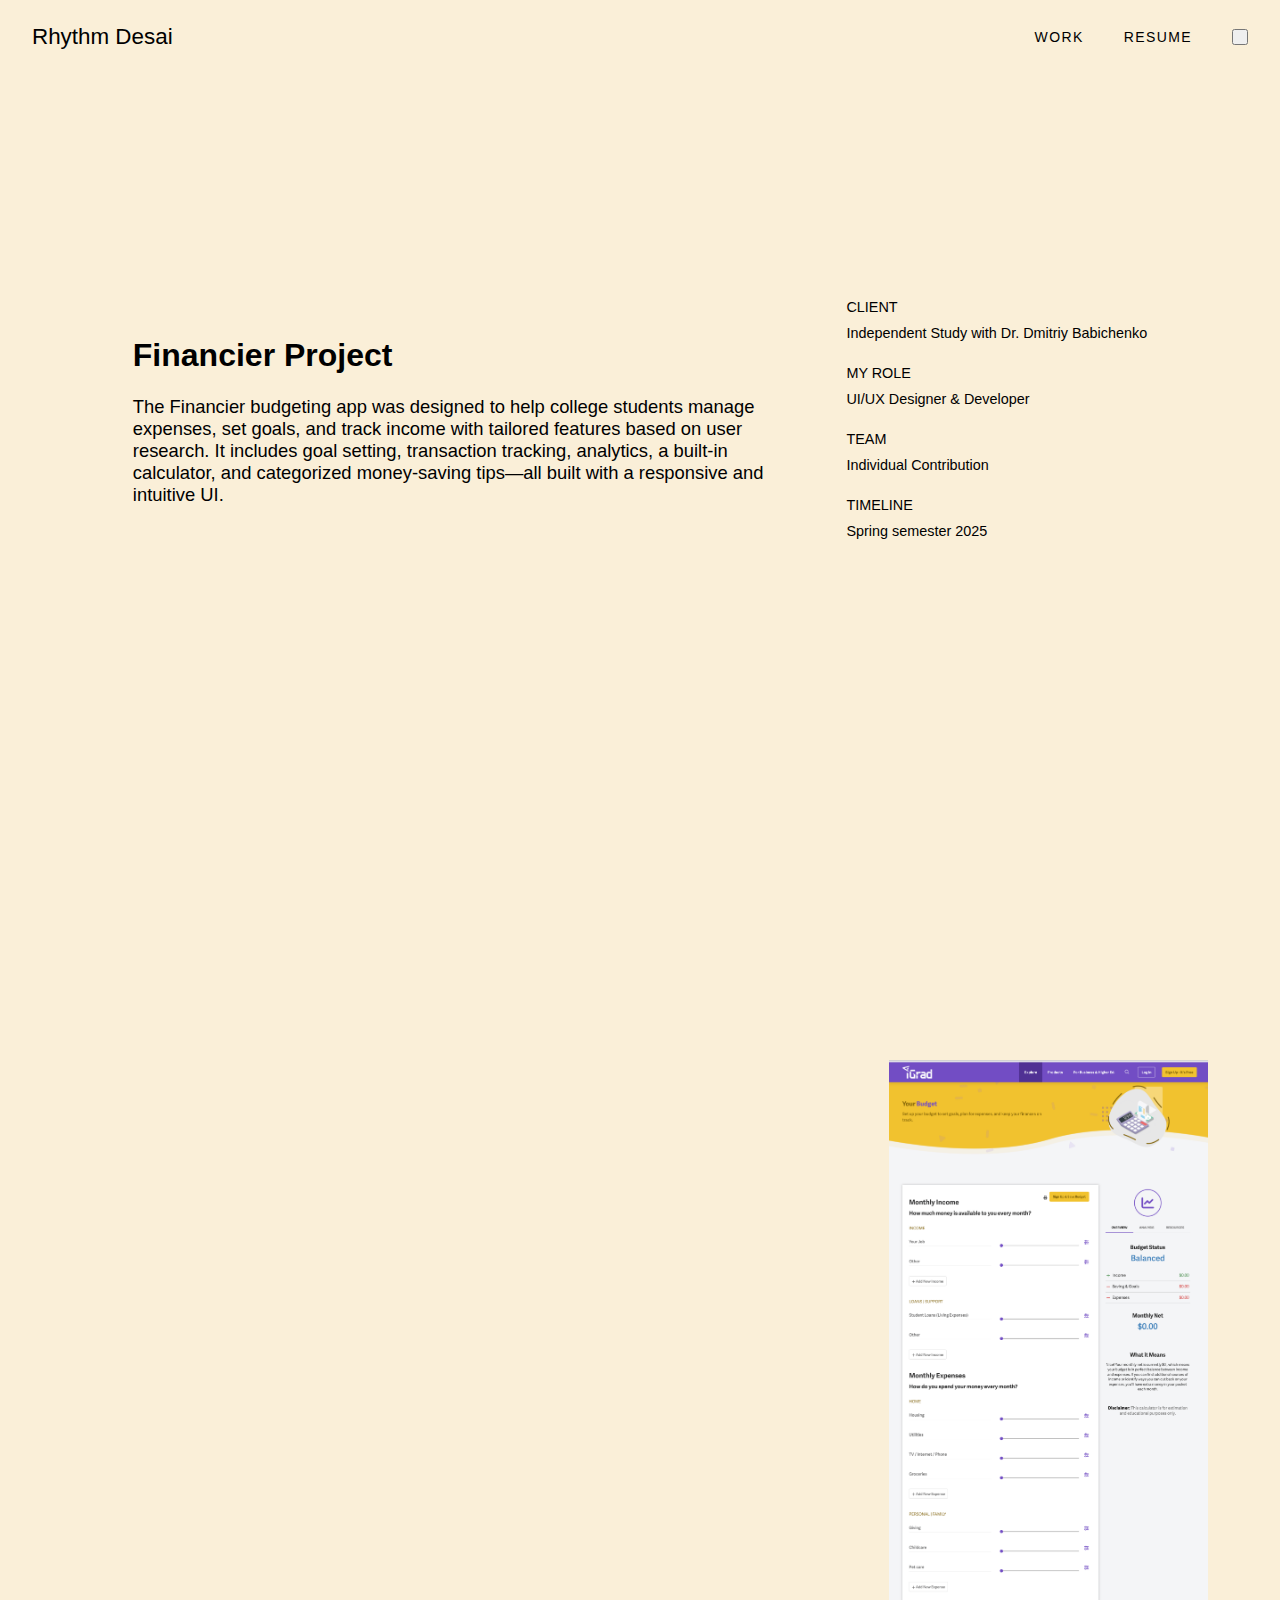
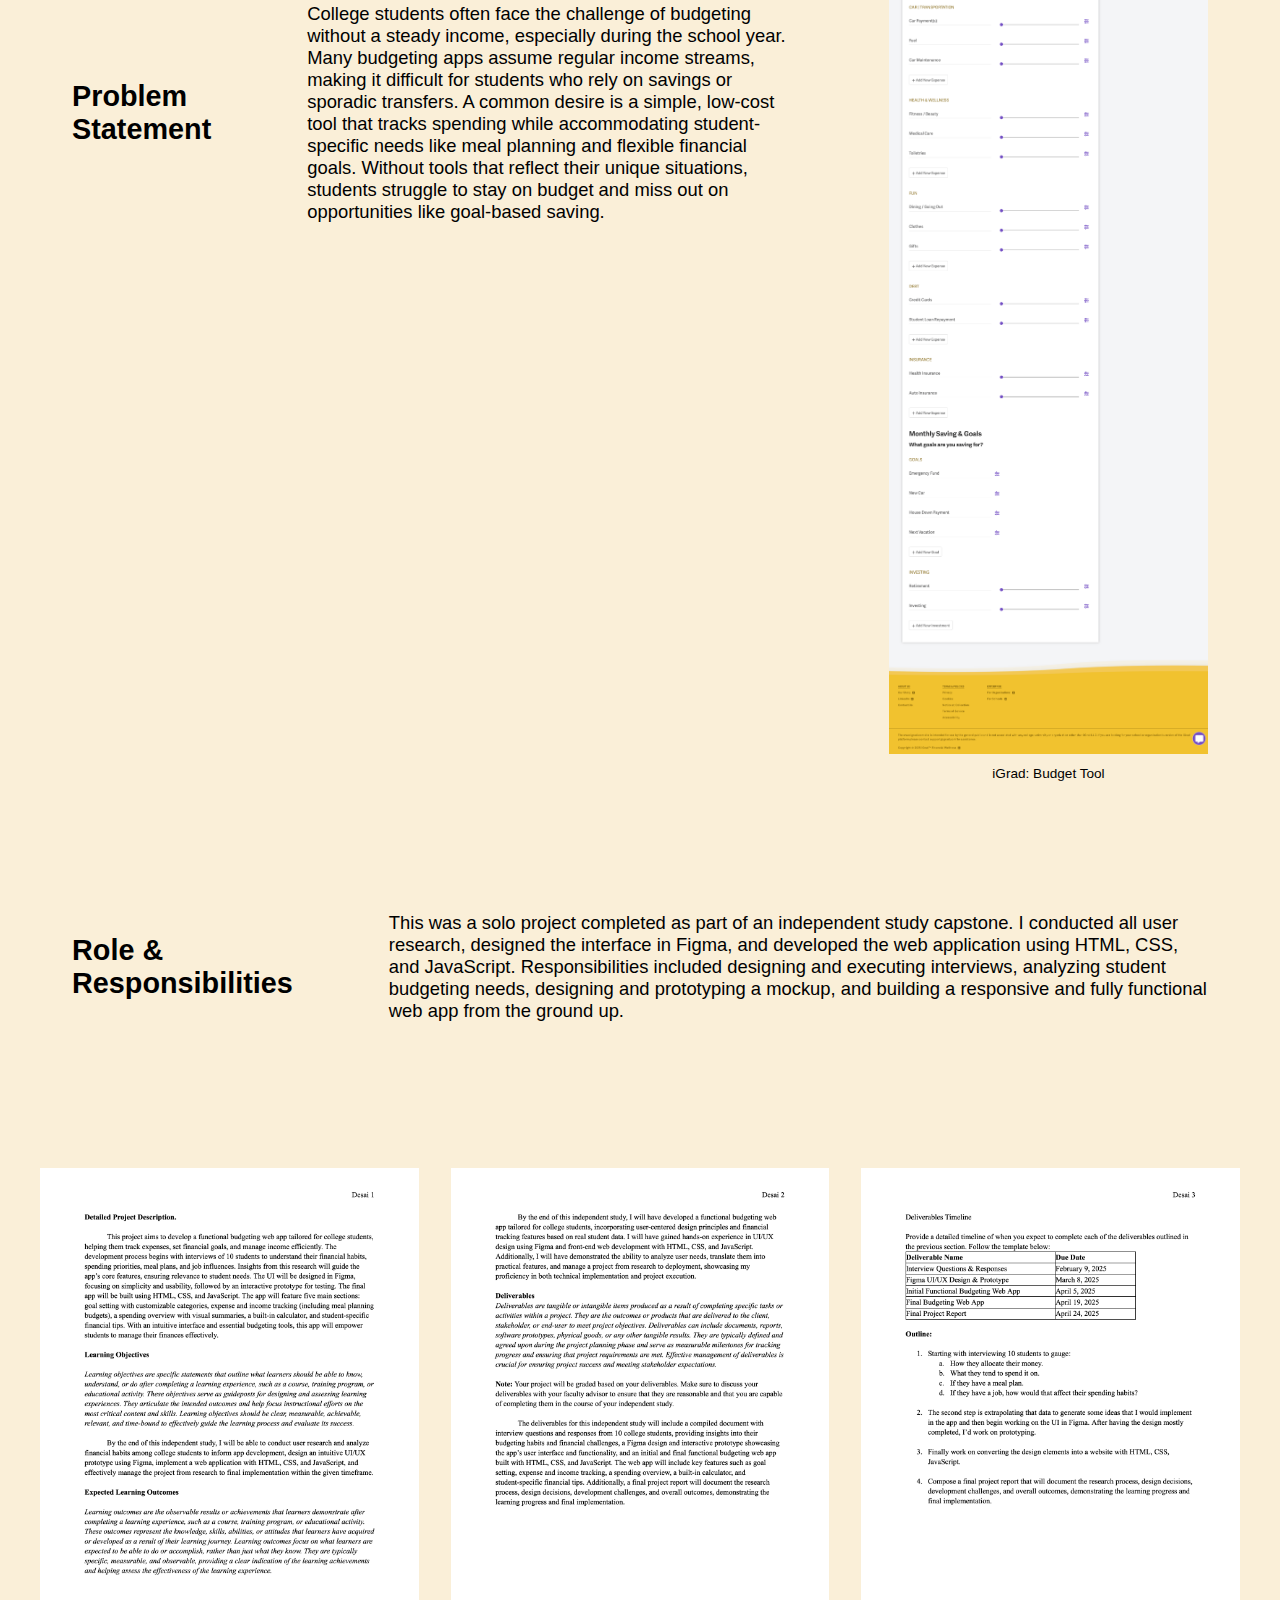
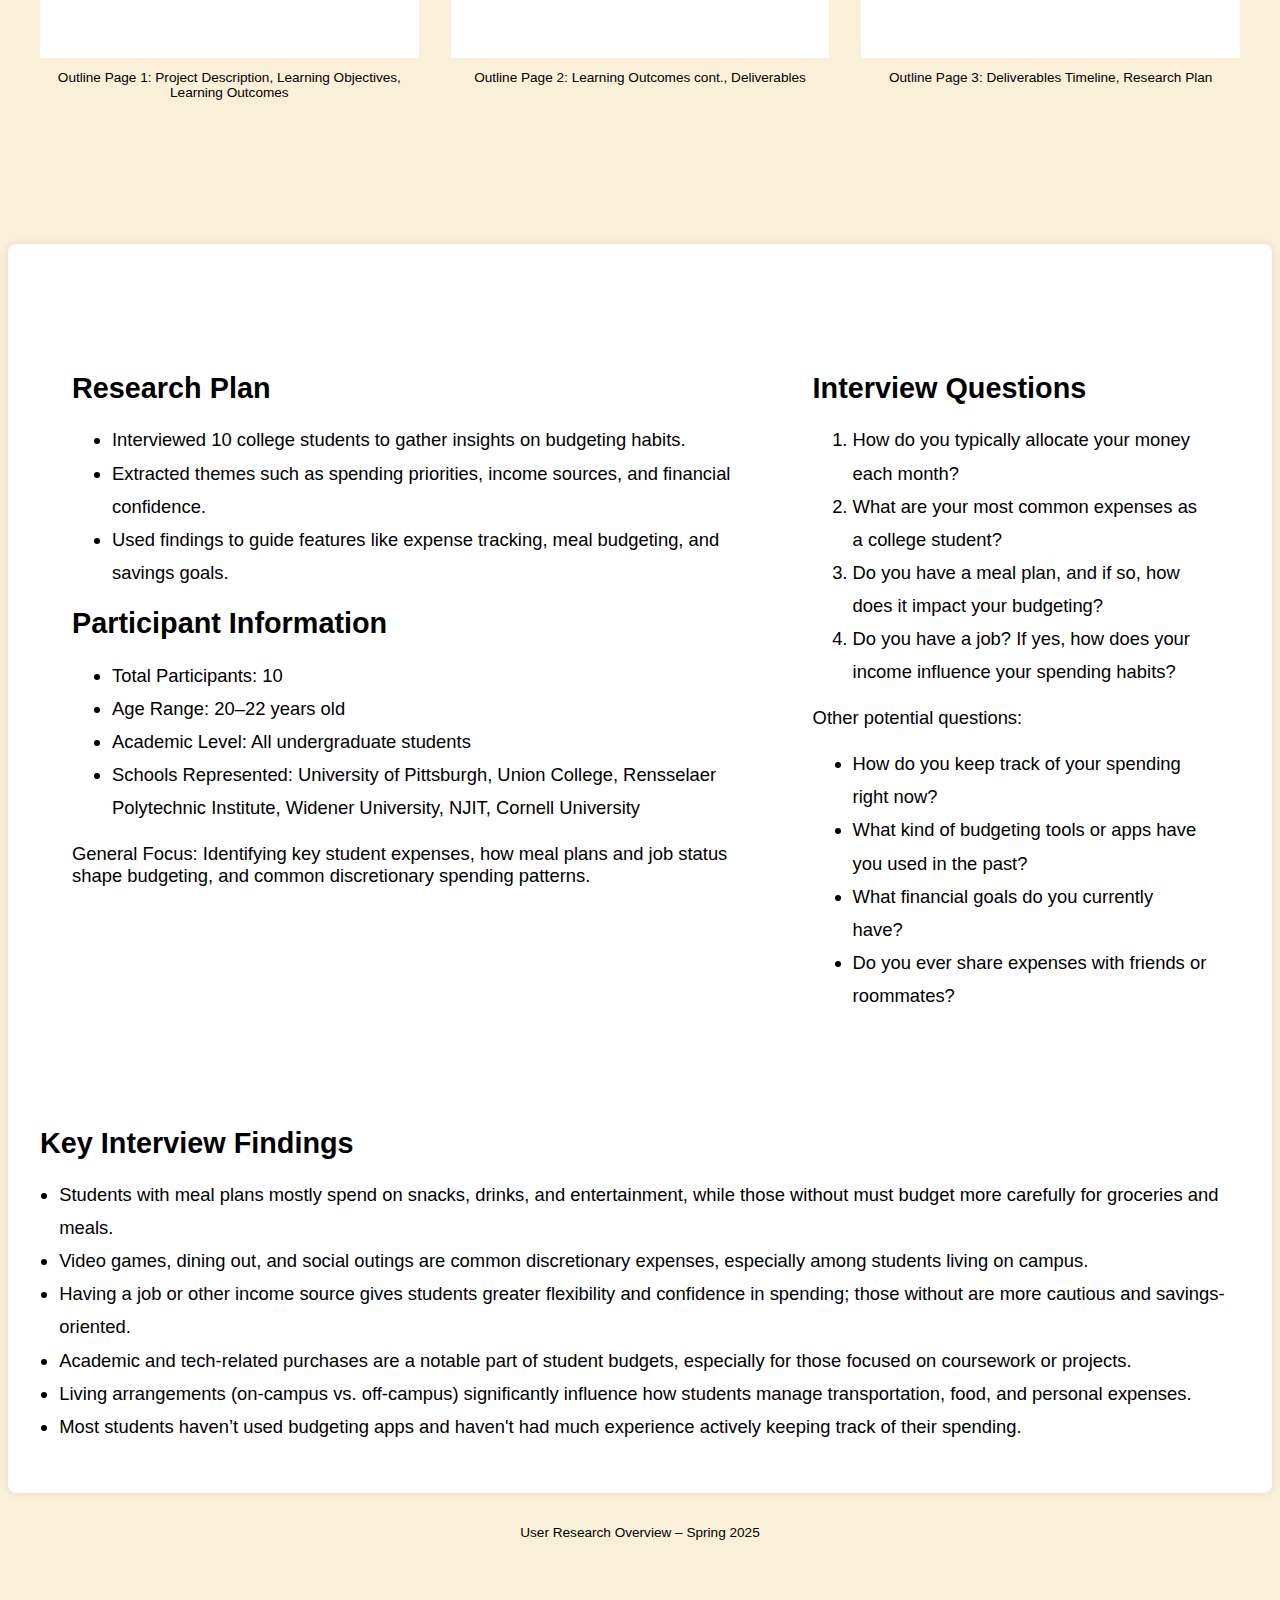
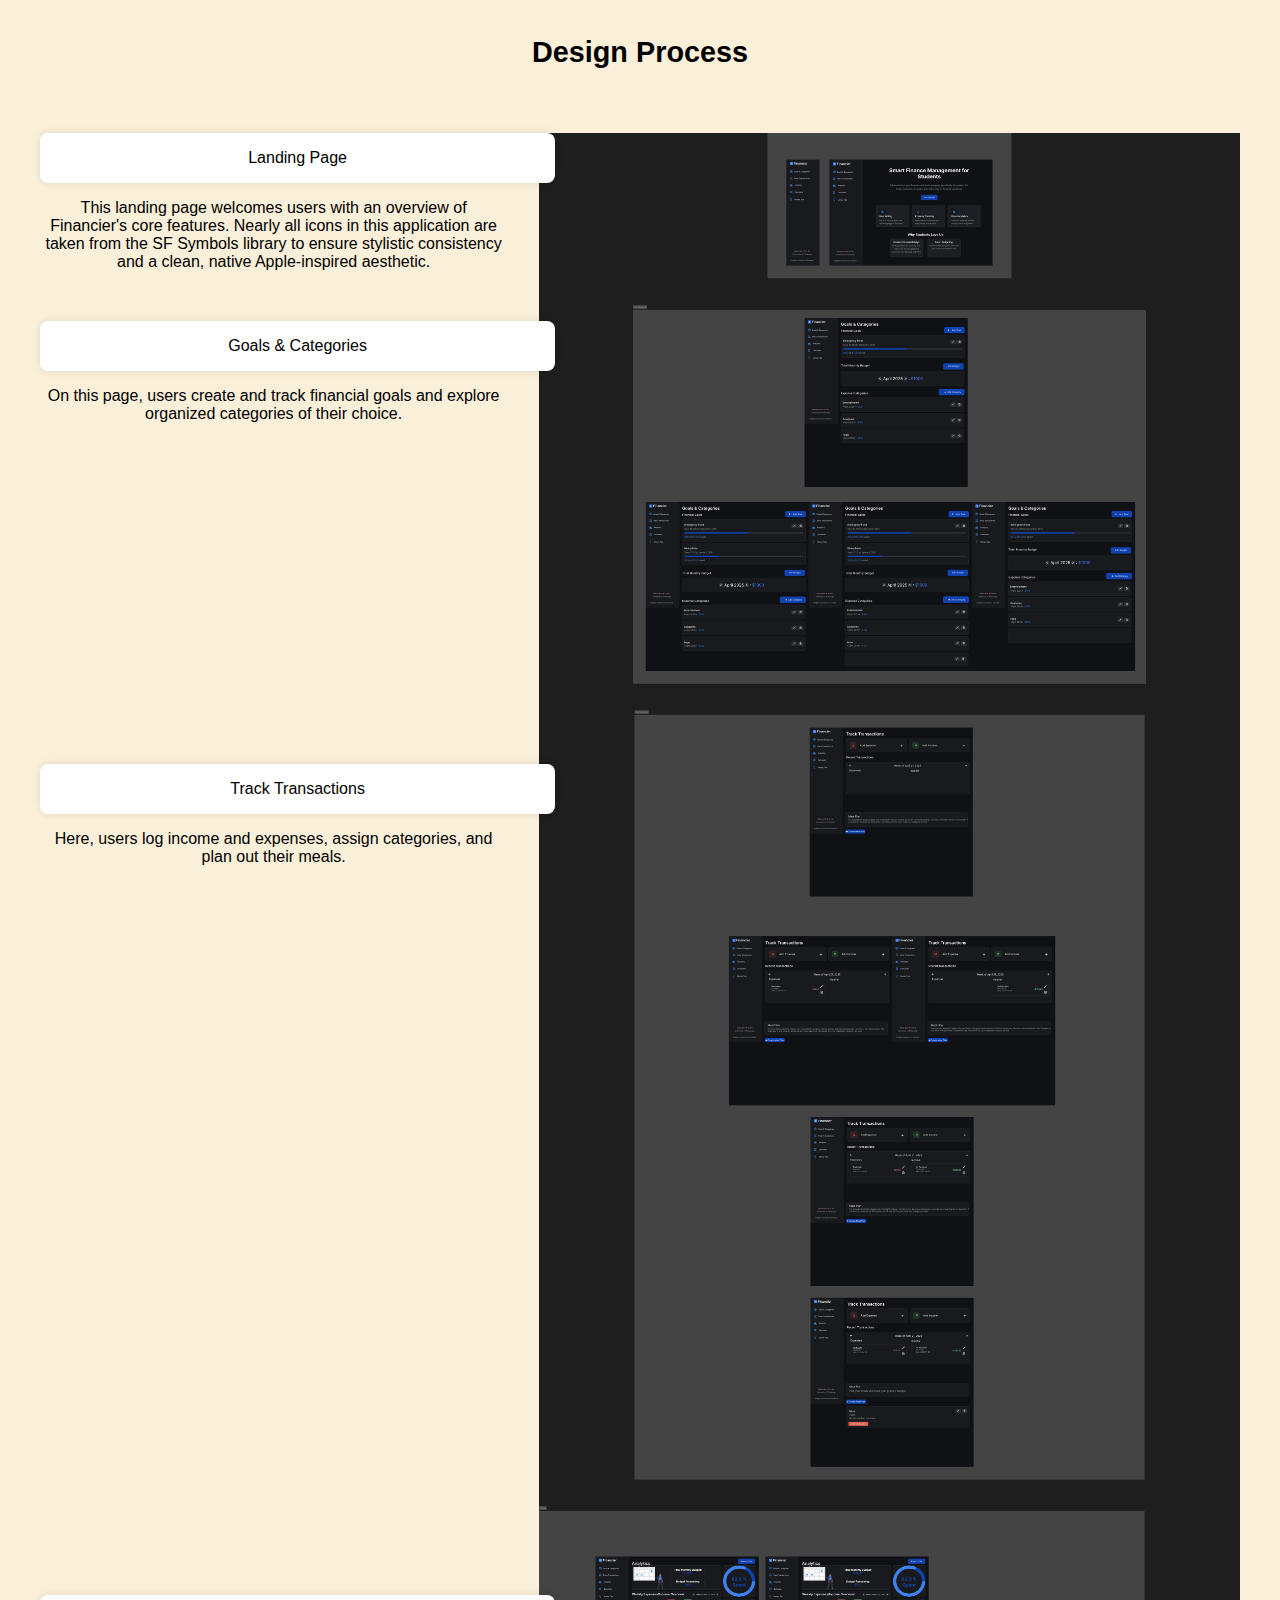
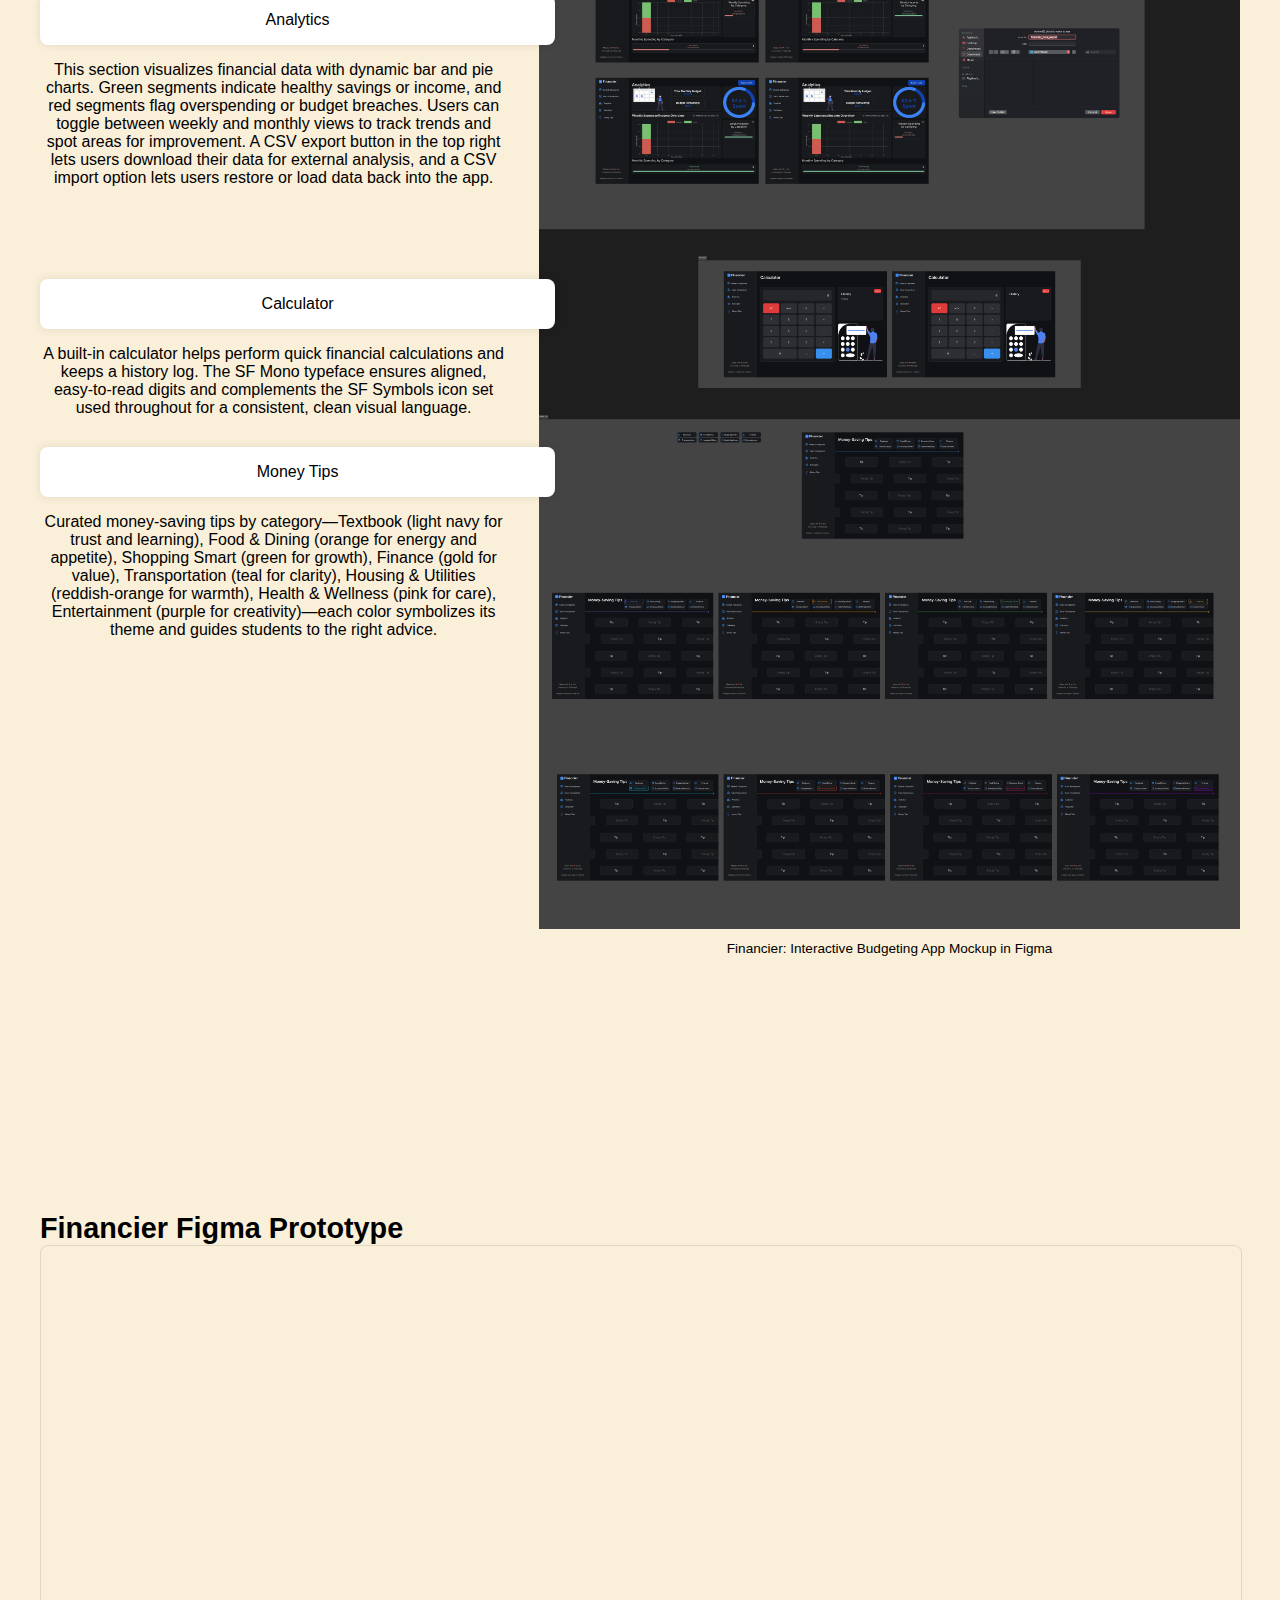
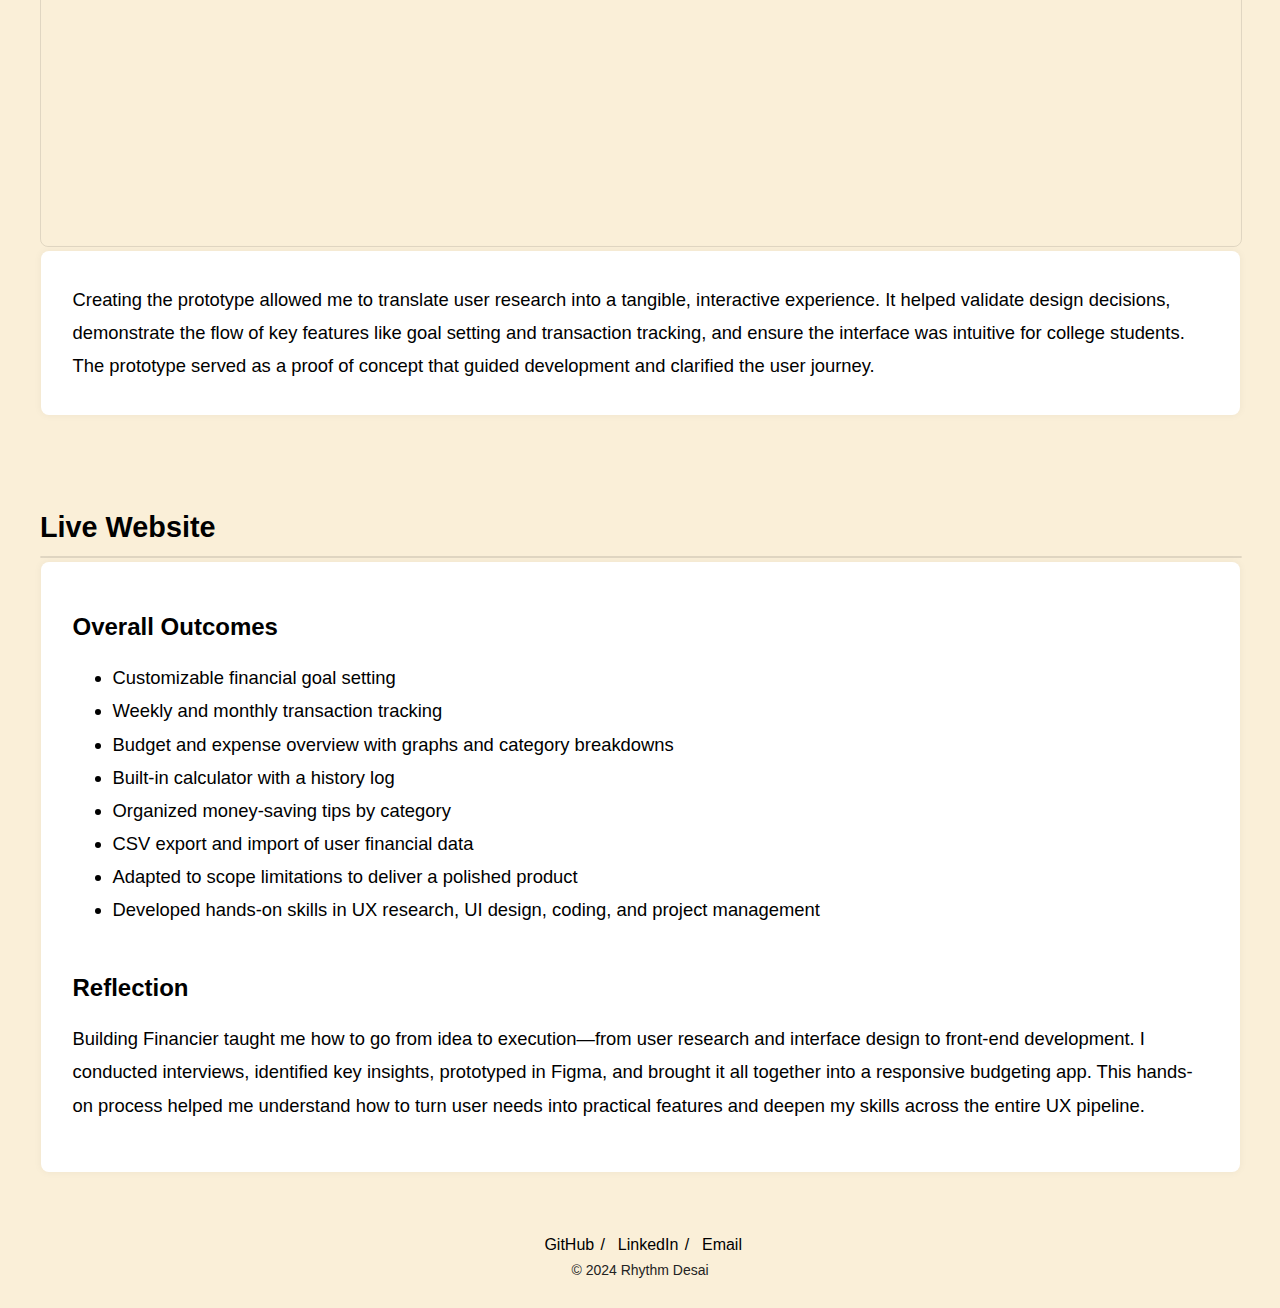
<file: Financier.html>
<!DOCTYPE html>
<html lang="en">
<head>
  <meta charset="UTF-8">
  <meta name="viewport" content="width=device-width, initial-scale=1.0">
  <title>Financier</title>
  <link rel="icon" href="favicon.ico" type="image/x-icon">
  <link href="https://fonts.googleapis.com/css2?family=Inter:ital,wght@0,100..900;1,100..900&display=swap" rel="stylesheet">
  <link rel="stylesheet" href="styles.css">
  <link rel="stylesheet" href="https://cdnjs.cloudflare.com/ajax/libs/font-awesome/7.0.0/css/all.min.css">
  <link rel="stylesheet" href="https://cdn.jsdelivr.net/npm/@fancyapps/ui@6.0.22/dist/fancybox/fancybox.min.css">
  <script src="https://cdn.jsdelivr.net/npm/@fancyapps/ui@6.0.22/dist/fancybox/fancybox.umd.min.js"></script>
  <style>
    :root {
      /* Landscape-only adjustable offsets for Design Process cards */
      --dp-landing-top-landscape: 0px;
      --dp-goals-top-landscape: 34px;
      --dp-transactions-top-landscape: 68px;
      --dp-analytics-top-landscape: 102px;
      --dp-calculator-top-landscape: 136px;
      --dp-tips-top-landscape: 170px;
    }
    /* Tighten footer link spacing */
    .site-footer nav a,
    .site-footer nav .link-text {
      margin-right: 0;
      padding-right: 0;
    }

    /* Limit Fancybox clickable area to image only */
    .image-link {
      display: inline-block !important;
      width: fit-content !important;
      height: fit-content !important;
      line-height: 0 !important;
      padding: 0 !important;
      margin: 0 !important;
      font-size: 0 !important;
      overflow: hidden !important;
      position: relative !important;
      box-sizing: content-box !important;
    }

    .image-link img {
      display: block !important;
      width: 100% !important;
      height: auto !important;
      margin: 0 !important;
      padding: 0 !important;
      box-sizing: border-box !important;
      border: none !important;
    }

    /* Prevent horizontal overflow */
    body {
      overflow-x: hidden;
      box-sizing: border-box;
    }
    
    .container {
      max-width: 100%;
      overflow-x: hidden;
    }

    /* Responsive styles for mobile PORTRAIT ONLY (keep normalization here) */
    @media screen and (max-width: 768px) and (orientation: portrait) {
      /* Scale down all text proportionally */
      body {
        font-size: 14px;
      }
      
      /* Ensure all elements respect box-sizing */
      *, *:before, *:after {
        box-sizing: border-box;
      }
      
      /* Ensure all divs respect viewport width */
      div {
        max-width: 100%;
      }
      
      .page-title {
        font-size: 1.5rem;
      }
      
      .section-title {
        font-size: 1.4rem;
      }
      
      /* Scale down padding and margins */
      .main-content {
        padding: 1rem !important;
        gap: 2rem !important;
      }
      
      /* Scale down container widths */
      div[style*="max-width: 60%"],
      div[style*="max-width: 1200px"],
      div[style*="max-width: 1135px"] {
        max-width: 100% !important;
        width: 100% !important;
      }
      
      /* Scale down flex layouts */
      div[style*="display: flex"] {
        flex-direction: column !important;
        align-items: center !important;
        gap: 1rem !important;
      }
      
      div[style*="width: 33%"],
      div[style*="width: 40%"],
      div[style*="width: 60%"] {
        width: 100% !important;
      }
      
      /* Ensure all elements with specific widths respect viewport */
      div[style*="width:"] {
        max-width: 100% !important;
      }
      
      /* Scale down image containers */
      .image-link {
        width: 100% !important;
      }
      
      .image-link img {
        width: 100% !important;
        height: auto !important;
      }
      
      /* Scale down text positioning relative to mockup */
      div[style*="position: relative"] {
        position: relative !important;
        top: auto !important;
        width: 100% !important;
        max-width: 100% !important;
      }
      
      /* Fix positioned elements in Design Process section (portrait only) */
      div[style*="position: relative; top:"] {
        position: static !important;
        top: auto !important;
        width: 100% !important;
        max-width: 100% !important;
        margin: 1rem 0 !important;
      }
    }

    /* Landscape MOBILE: enable adjustable offsets for the six DP blocks only
       Adjusted to support devices like 852x393 (landscape width 852px) */
    @media screen and (max-width: 900px) and (orientation: landscape) {
      /* Allow our six blocks to remain relatively positioned and adjustable */
      .dp-landing,
      .dp-goals,
      .dp-transactions,
      .dp-analytics,
      .dp-calculator,
      .dp-tips {
        position: relative !important;
        /* ensure they participate in layout for top offsets */
        display: block !important;
      }

      .dp-landing      { top: var(--dp-landing-top-landscape) !important; }
      .dp-goals        { top: var(--dp-goals-top-landscape) !important; }
      .dp-transactions { top: var(--dp-transactions-top-landscape) !important; }
      .dp-analytics    { top: var(--dp-analytics-top-landscape) !important; }
      .dp-calculator   { top: var(--dp-calculator-top-landscape) !important; }
      .dp-tips         { top: var(--dp-tips-top-landscape) !important; }

      /* Importantly: do NOT neutralize our six blocks, but keep normalization for others.
         We also must not globally reset all position:relative elements above in portrait rules.
         This selector ensures others remain static in landscape while our six stay adjustable. */
      div[style*="position: relative; top:"]:not(.dp-landing):not(.dp-goals):not(.dp-transactions):not(.dp-analytics):not(.dp-calculator):not(.dp-tips) {
        position: static !important;
        top: auto !important;
        width: 100% !important;
        max-width: 100% !important;
        margin: 1rem 0 !important;
      }
    }

    /* Additional responsive for very small screens */
    @media screen and (max-width: 480px) {
      body {
        font-size: 12px;
      }
      
      .page-title {
        font-size: 1.3rem;
      }
      
      .section-title {
        font-size: 1.2rem;
      }
      
      ul, ol, p {
        font-size: 0.85rem !important;
      }
    }

    /* Mobile footer sizing fix */
    @media screen and (max-width: 768px) {
      .site-footer {
        padding: 1.5rem 0 1rem !important;
        font-size: 0.875rem !important;
      }
      
      .site-footer nav {
        font-size: 0.875rem !important;
      }
      
      .site-footer nav a,
      .site-footer nav .link-text {
        font-size: 0.875rem !important;
      }
      
      .site-footer p {
        font-size: 0.75rem !important;
        margin-top: 0.5rem !important;
      }
    }

    @media screen and (max-width: 480px) {
      .site-footer {
        padding: 1rem 0 0.75rem !important;
      }
      
      .site-footer nav {
        flex-wrap: wrap;
        gap: 0.5rem;
      }
      
      .site-footer nav span {
        margin: 0 0.25rem;
      }
    }

    /* Mobile scroll up arrow positioning */
    @media (max-width: 600px) {
      button[onclick*="scrollTo"] {
        right: 0rem !important;
        bottom: 1rem !important;
      }
    }
  </style>
</head>
<body>
  <div class="container">
        <div id="header-placeholder"></div>
    <main class="main-content center-flex" style="gap: 2rem; padding: 2rem; min-height: calc(100vh - 160px);">
      <div style="max-width: 60%;">
        <h1 class="page-title">Financier Project</h1>
        <p style="font-size: 1.15rem;">The Financier budgeting app was designed to help college students manage expenses, set goals, and track income with tailored features based on user research. It includes goal setting, transaction tracking, analytics, a built-in calculator, and categorized money-saving tips—all built with a responsive and intuitive UI.</p>
      </div>
        <div class="info-meta">
        <p><strong>CLIENT</strong><br>Independent Study with Dr. Dmitriy Babichenko</p>
        <p><strong>MY ROLE</strong><br>UI/UX Designer & Developer</p>
        <p><strong>TEAM</strong><br>Individual Contribution</p>
        <p><strong>TIMELINE</strong><br>Spring semester 2025</p>
      </div>
    </div>
    <div class="main-content center-flex" style="gap: 6rem; padding: 2rem; margin-top: 4rem;">
      <div style="max-width: 60%;">
        <h1 class="section-title">Problem Statement</h1>
      </div>
      <div style="font-size: 1.15rem;">
        <p>College students often face the challenge of budgeting without a steady income, especially during the school year. Many budgeting apps assume regular income streams, making it difficult for students who rely on savings or sporadic transfers. A common desire is a simple, low-cost tool that tracks spending while accommodating student-specific needs like meal planning and flexible financial goals. Without tools that reflect their unique situations, students struggle to stay on budget and miss out on opportunities like goal-based saving.</p>
      </div>
      <div style="margin: 4rem 0 2rem;">
        <a href="Images/iGrad.png" class="image-link" style="width: 100% !important;" data-fancybox="iGrad" data-caption="iGrad website">
          <img loading="lazy" src="Images/iGrad.png" alt="iGrad Budgeting Tool Screenshot" style="border: 1px solid #ccc;">
        </a>
        <p class="caption" style="color: #000000;">iGrad: Budget Tool</p>
      </div>
    </div>
    <div class="main-content center-flex" style="gap: 6rem; padding: 2rem; margin-bottom: 6rem;">
      <div style="max-width: 60%;">
        <h1 class="section-title">Role & Responsibilities</h1>
      </div>
      <div style="font-size: 1.15rem;">
        <p>This was a solo project completed as part of an independent study capstone. I conducted all user research, designed the interface in Figma, and developed the web application using HTML, CSS, and JavaScript. Responsibilities included designing and executing interviews, analyzing student budgeting needs, designing and prototyping a mockup, and building a responsive and fully functional web app from the ground up.</p>
      </div>
    </div>
    <div style="display: flex; justify-content: center; align-items: flex-start; gap: 2rem; margin: 6rem auto; max-width: 1200px;">
      <div style="width: 33%;">
        <a href="Images/Outline%201.png" class="image-link" style="width: 100% !important;" data-fancybox="financier-outline" data-caption="Project Description, Learning Objectives, Learning Outcomes">
          <img loading="lazy" src="Images/Outline%201.png" class="image-link" style="height: auto;" alt="Outline Page 1">
        </a>
        <p class="caption" style="color: #000000;">Outline Page 1: Project Description, Learning Objectives, Learning Outcomes</p>
      </div>
      <div style="width: 33%;">
        <a href="Images/Outline%202.png" class="image-link" style="width: 100% !important;" data-fancybox="financier-outline" data-caption="Learning Outcomes cont., Deliverables">
          <img loading="lazy" src="Images/Outline%202.png" class="image-link" style="height: auto;" alt="Outline Page 2">
        </a>
        <p class="caption" style="color: #000000;">Outline Page 2: Learning Outcomes cont., Deliverables</p>
      </div>
      <div style="width: 33%;">
        <a href="Images/Outline%203.png" class="image-link" style="width: 100% !important;" data-fancybox="financier-outline" data-caption="Deliverables Timeline, Research Plan">
          <img loading="lazy" src="Images/Outline%203.png" class="image-link" style="height: auto;" alt="Outline Page 3">
        </a>
        <p class="caption" style="color: #000000;">Outline Page 3: Deliverables Timeline, Research Plan</p>
      </div>
    </div>
    <div style="background: #ffffff; padding: 2rem; box-shadow: 0 0 8px rgba(0, 0, 0, 0.1); border-radius: 8px; margin: 8rem auto 2rem; max-width: 1200px;">
      <div class="main-content" style="display: flex; justify-content: center; align-items: flex-start; gap: 5rem; padding: 2rem; margin-top: 4rem;">
        <div style="max-width: 60%;">
          <h1 class="section-title">Research Plan</h1>
          <ul style="font-size: 1.15rem; line-height: 1.8;">
            <li>Interviewed 10 college students to gather insights on budgeting habits.</li>
            <li>Extracted themes such as spending priorities, income sources, and financial confidence.</li>
            <li>Used findings to guide features like expense tracking, meal budgeting, and savings goals.</li>
          </ul>
          <div style="width: 100%;">
            <h1 class="section-title">Participant Information</h1>
            <ul style="font-size: 1.15rem; line-height: 1.8;">
              <li><strong>Total Participants:</strong> 10</li>
              <li><strong>Age Range:</strong> 20–22 years old</li>
              <li><strong>Academic Level:</strong> All undergraduate students</li>
              <li><strong>Schools Represented:</strong> University of Pittsburgh, Union College, Rensselaer Polytechnic Institute, Widener University, NJIT, Cornell University</li>
            </ul>
          </div>
          <p style="font-size: 1.15rem; margin-top: 1rem;"><strong>General Focus:</strong> Identifying key student expenses, how meal plans and job status shape budgeting, and common discretionary spending patterns.</p>
        </div>
        <div style="font-size: 1.15rem;">
          <h1 class="section-title">Interview Questions</h1>
          <ol style="line-height: 1.8;">
            <li>How do you typically allocate your money each month?</li>
            <li>What are your most common expenses as a college student?</li>
            <li>Do you have a meal plan, and if so, how does it impact your budgeting?</li>
            <li>Do you have a job? If yes, how does your income influence your spending habits?</li>
          </ol>
          <p style="margin-top: 1rem;"><strong>Other potential questions:</strong></p>
          <ul style="line-height: 1.8;">
            <li>How do you keep track of your spending right now?</li>
            <li>What kind of budgeting tools or apps have you used in the past?</li>
            <li>What financial goals do you currently have?</li>
            <li>Do you ever share expenses with friends or roommates?</li>
          </ul>
        </div>
      </div>
    <div style="margin-top: 4rem;">
      <h1 class="section-title">Key Interview Findings</h1>
      <ul style="font-size: 1.15rem; line-height: 1.8; padding-left: 1.2rem;">
        <li>Students with meal plans mostly spend on snacks, drinks, and entertainment, while those without must budget more carefully for groceries and meals.</li>
        <li>Video games, dining out, and social outings are common discretionary expenses, especially among students living on campus.</li>
        <li>Having a job or other income source gives students greater flexibility and confidence in spending; those without are more cautious and savings-oriented.</li>
        <li>Academic and tech-related purchases are a notable part of student budgets, especially for those focused on coursework or projects.</li>
        <li>Living arrangements (on-campus vs. off-campus) significantly influence how students manage transportation, food, and personal expenses.</li>
        <li>Most students haven’t used budgeting apps and haven't had much experience actively keeping track of their spending.</li>
      </ul>
    </div>
    </div>
    <p class="caption" style="color: #000000;">User Research Overview – Spring 2025</p>
    <h1 class="section-title" style="text-align: center; margin: 6rem auto 2rem; max-width: 1200px;">Design Process</h1>
    <div style="display: flex; justify-content: center; align-items: flex-start; gap: 2rem; margin: 4rem auto 0; max-width: 1200px; position: relative;">
      <div style="width: 40%; display: flex; flex-direction: column; align-items: center;">
        <div class="dp-landing" style="position: relative; top: 0px; width: 100%; z-index: 2;">
          <div style="background: #fff; border-radius: 8px; padding: 1rem 1.5rem; margin-bottom: 0; box-shadow: 0 0 8px rgba(0,0,0,0.1); width: 100%; text-align: center;">Landing Page</div>
          <p style="font-size: 1rem; text-align: center; margin: 1rem 0;">
            This landing page welcomes users with an overview of Financier's core features. Nearly all icons in this application are taken from the SF Symbols library to ensure stylistic consistency and a clean, native Apple-inspired aesthetic.
          </p>
        </div>
        <div class="dp-goals" style="position: relative; top: 34px; width: 100%; z-index: 2;">
          <div style="background: #fff; border-radius: 8px; padding: 1rem 1.5rem; margin-bottom: 0; box-shadow: 0 0 8px rgba(0,0,0,0.1); width: 100%; text-align: center;">Goals & Categories</div>
          <p style="font-size: 1rem; text-align: center; margin: 1rem 0;">
            On this page, users create and track financial goals and explore organized categories of their choice.
          </p>
        </div>
        <div class="dp-transactions" style="position: relative; top: 359px; width: 100%; z-index: 2;">
          <div style="background: #fff; border-radius: 8px; padding: 1rem 1.5rem; margin-bottom: 0; box-shadow: 0 0 8px rgba(0,0,0,0.1); width: 100%; text-align: center;">Track Transactions</div>
          <p style="font-size: 1rem; text-align: center; margin: 1rem 0;">
            Here, users log income and expenses, assign categories, and plan out their meals.
          </p>
        </div>
        <div class="dp-analytics" style="position: relative; top: 1072px; width: 100%; z-index: 2;">
          <div style="background: #fff; border-radius: 8px; padding: 1rem 1.5rem; margin-bottom: 0; box-shadow: 0 0 8px rgba(0,0,0,0.1); width: 100%; text-align: center;">Analytics</div>
          <p style="font-size: 1rem; text-align: center; margin: 1rem 0;">
            This section visualizes financial data with dynamic bar and pie charts. Green segments indicate healthy savings or income, and red segments flag overspending or budget breaches. Users can toggle between weekly and monthly views to track trends and spot areas for improvement. A CSV export button in the top right lets users download their data for external analysis, and a CSV import option lets users restore or load data back into the app.
          </p>
        </div>
        <div class="dp-calculator" style="position: relative; top: 1148px; width: 100%; z-index: 2;">
          <div style="background: #fff; border-radius: 8px; padding: 1rem 1.5rem; margin-bottom: 0; box-shadow: 0 0 8px rgba(0,0,0,0.1); width: 100%; text-align: center;">Calculator</div>
          <p style="font-size: 1rem; text-align: center; margin: 1rem 0;">
            A built-in calculator helps perform quick financial calculations and keeps a history log. The SF Mono typeface ensures aligned, easy-to-read digits and complements the SF Symbols icon set used throughout for a consistent, clean visual language.
          </p>
        </div>
        <div class="dp-tips" style="position: relative; top: 1162px; width: 100%; z-index: 2;">
          <div style="background: #fff; border-radius: 8px; padding: 1rem 1.5rem; margin-bottom: 0; box-shadow: 0 0 8px rgba(0,0,0,0.1); width: 100%; text-align: center;">Money Tips</div>
          <p style="font-size: 1rem; text-align: center; margin: 1rem 0;">
            Curated money-saving tips by category—Textbook (light navy for trust and learning), Food & Dining (orange for energy and appetite), Shopping Smart (green for growth), Finance (gold for value), Transportation (teal for clarity), Housing & Utilities (reddish-orange for warmth), Health & Wellness (pink for care), Entertainment (purple for creativity)—each color symbolizes its theme and guides students to the right advice.
          </p>
        </div>
      </div>
      <div style="width: 60%; position: relative; z-index: 1;">
        <div style="margin-bottom: 2rem;">
        <a href="Images/Financier%20Mockup.png" class="image-link" style="width: 100% !important;" data-fancybox="financier-mockup" data-caption="Interactive Budgeting App Mockup in Figma">
          <img loading="lazy" src="Images/Financier%20Mockup.png" class="image-link" style="height: auto;" alt="Financier App Mockup">
        </a>
          <p class="caption" style="color: #000000;">Financier: Interactive Budgeting App Mockup in Figma</p>
        </div>
      </div>
    </div>
    <div style="margin: 0 auto; width: 100%; max-width: 1200px; margin-top: 14rem;">
      <h1 class="section-title" style="text-align: left;">Financier Figma Prototype</h1>
    </div>
    <div style="margin-top: 0rem; width: 100%; max-width: 1200px; margin-left: auto; margin-right: auto;">
      <iframe loading="lazy"
        style="border: 1px solid rgba(0, 0, 0, 0.1); border-radius: 8px; width: 100%; height: 600px;"
        src="https://www.figma.com/embed?embed_host=share&url=https://www.figma.com/proto/ngZPJ9PQnHfDZCcsMkfjSx/Independent-Study-Project?node-id=0-1&t=IxECJTnhOBDckBcQ-1"
        allowfullscreen>
      </iframe>
    </div>
    <div style="background: #ffffff; padding: 2rem; margin: 0 auto; width: 100%; max-width: 1135px; box-shadow: 0 0 8px rgba(0, 0, 0, 0.05); border-top-left-radius: 8px; border-top-right-radius: 8px; border-bottom-left-radius: 8px; border-bottom-right-radius: 8px;">
      <p style="font-size: 1.15rem; line-height: 1.8; margin: 0;">
        Creating the prototype allowed me to translate user research into a tangible, interactive experience. It helped validate design decisions, demonstrate the flow of key features like goal setting and transaction tracking, and ensure the interface was intuitive for college students. The prototype served as a proof of concept that guided development and clarified the user journey.
      </p>
    </div>
    <div style="margin: 6rem auto 2rem; width: 100%; max-width: 1200px;">
      <h1 class="section-title" style="text-align: left;">Live Website</h1>
      <a href="https://rhythmd22.github.io/Financier/" target="_blank">
        <img loading="lazy" src="Images/Financier%20Site.png" alt="Financier App Screenshot" class="screenshot-img">
      </a>
      <div style="background: #ffffff; padding: 2rem; margin: 0rem auto 0; width: 100%; max-width: 1135px; box-shadow: 0 0 8px rgba(0, 0, 0, 0.05); border-radius: 8px;">
        <div style="margin-top: 0;">
          <h2 style="font-size: 1.5rem; font-weight: 700;">Overall Outcomes</h2>
          <ul style="font-size: 1.15rem; line-height: 1.8;">
            <li>Customizable financial goal setting</li>
            <li>Weekly and monthly transaction tracking</li>
            <li>Budget and expense overview with graphs and category breakdowns</li>
            <li>Built-in calculator with a history log</li>
            <li>Organized money-saving tips by category</li>
            <li>CSV export and import of user financial data</li>
            <li>Adapted to scope limitations to deliver a polished product</li>
            <li>Developed hands-on skills in UX research, UI design, coding, and project management</li>
          </ul>
        </div>
        <div style="margin-top: 3rem;">
          <h2 style="font-size: 1.5rem; font-weight: 700;">Reflection</h2>
          <p style="font-size: 1.15rem; line-height: 1.8;">
            Building Financier taught me how to go from idea to execution—from user research and interface design to front-end development. I conducted interviews, identified key insights, prototyped in Figma, and brought it all together into a responsive budgeting app. This hands-on process helped me understand how to turn user needs into practical features and deepen my skills across the entire UX pipeline.
          </p>
        </div>
      </div>
    </div>
  </main>
        <div id="footer-placeholder"></div>
  <script src="templates.js"></script>
  <button onclick="window.scrollTo({top: 0, behavior: 'smooth'});" class="scroll-top-btn">
    <svg width="96" height="72" viewBox="0 0 24 24" fill="none" stroke="#df3f41" stroke-width="0.6" stroke-linecap="round" stroke-linejoin="round">
      <polyline points="18 15 12 9 6 15"></polyline>
    </svg>
  </button>
<script>
  const topButton = document.querySelector('button[onclick*="scrollTo"]');
  window.addEventListener('scroll', () => {
    if (window.scrollY > 100) {
      topButton.style.display = 'block';
    } else {
      topButton.style.display = 'none';
    }
  });
  window.addEventListener('DOMContentLoaded', () => {
    topButton.style.display = 'none';
  });
</script>
<script>
  Fancybox.bind('[data-fancybox="financier-outline"], [data-fancybox="financier-mockup"], [data-fancybox="iGrad"]', {
    Carousel: {
      Toolbar: {
        display: {
          left: ["counter"],
          right: ["zoomIn", "zoomOut", "autoplay", "thumbs", "close"],
        },
      },
    },
  });
</script>
</body>
</html>
</file>
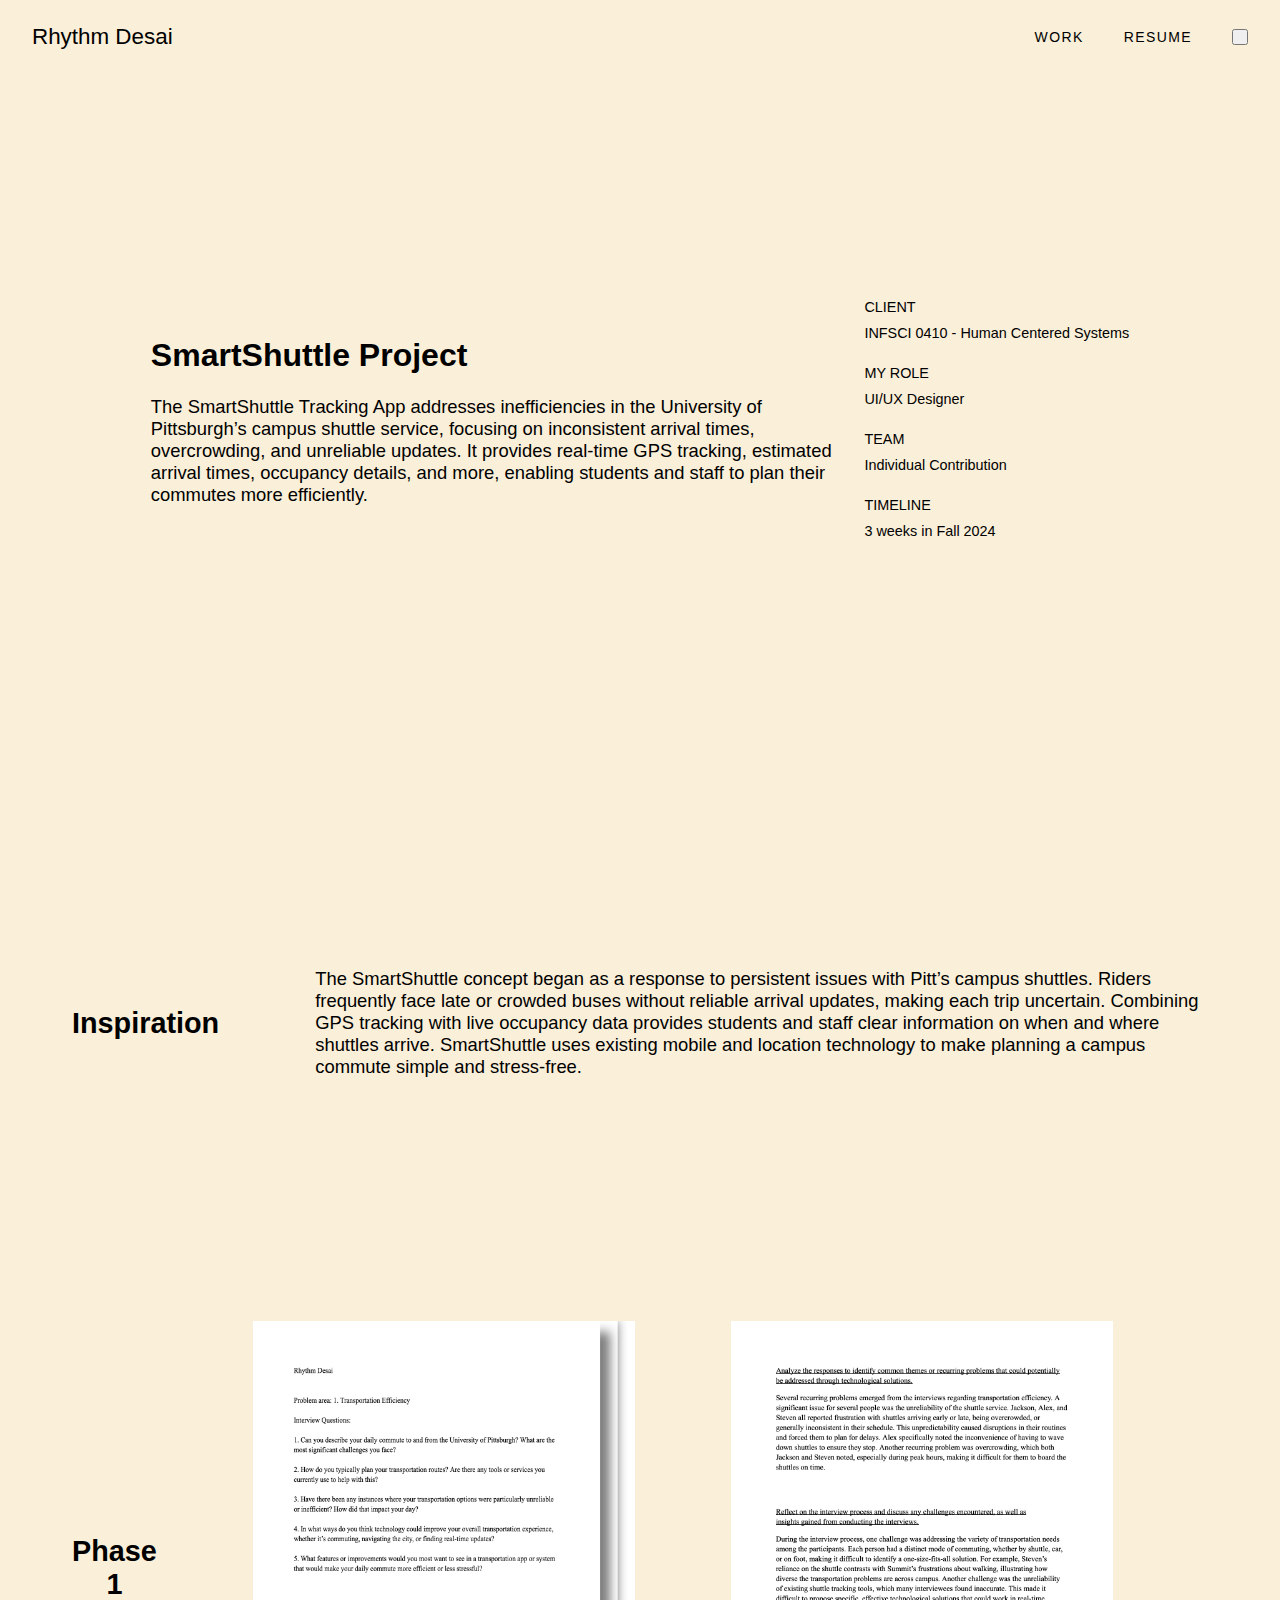
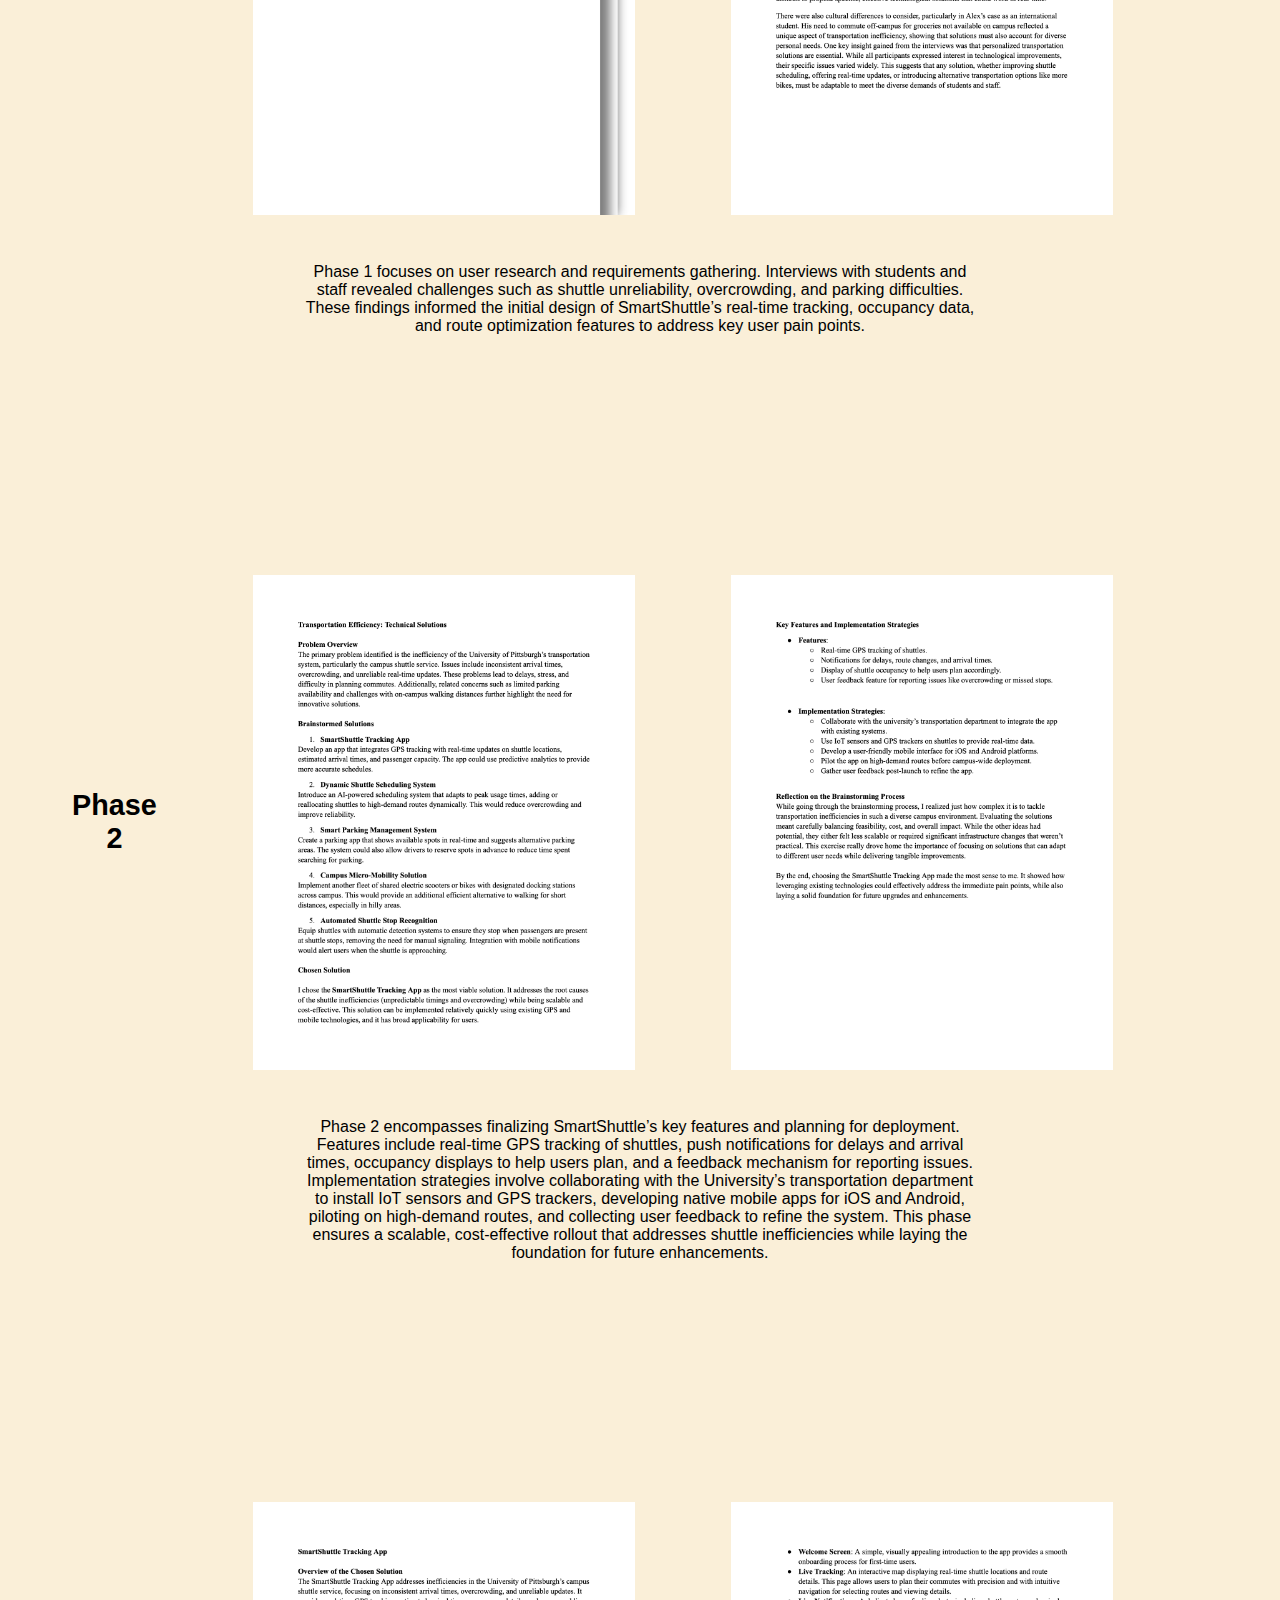
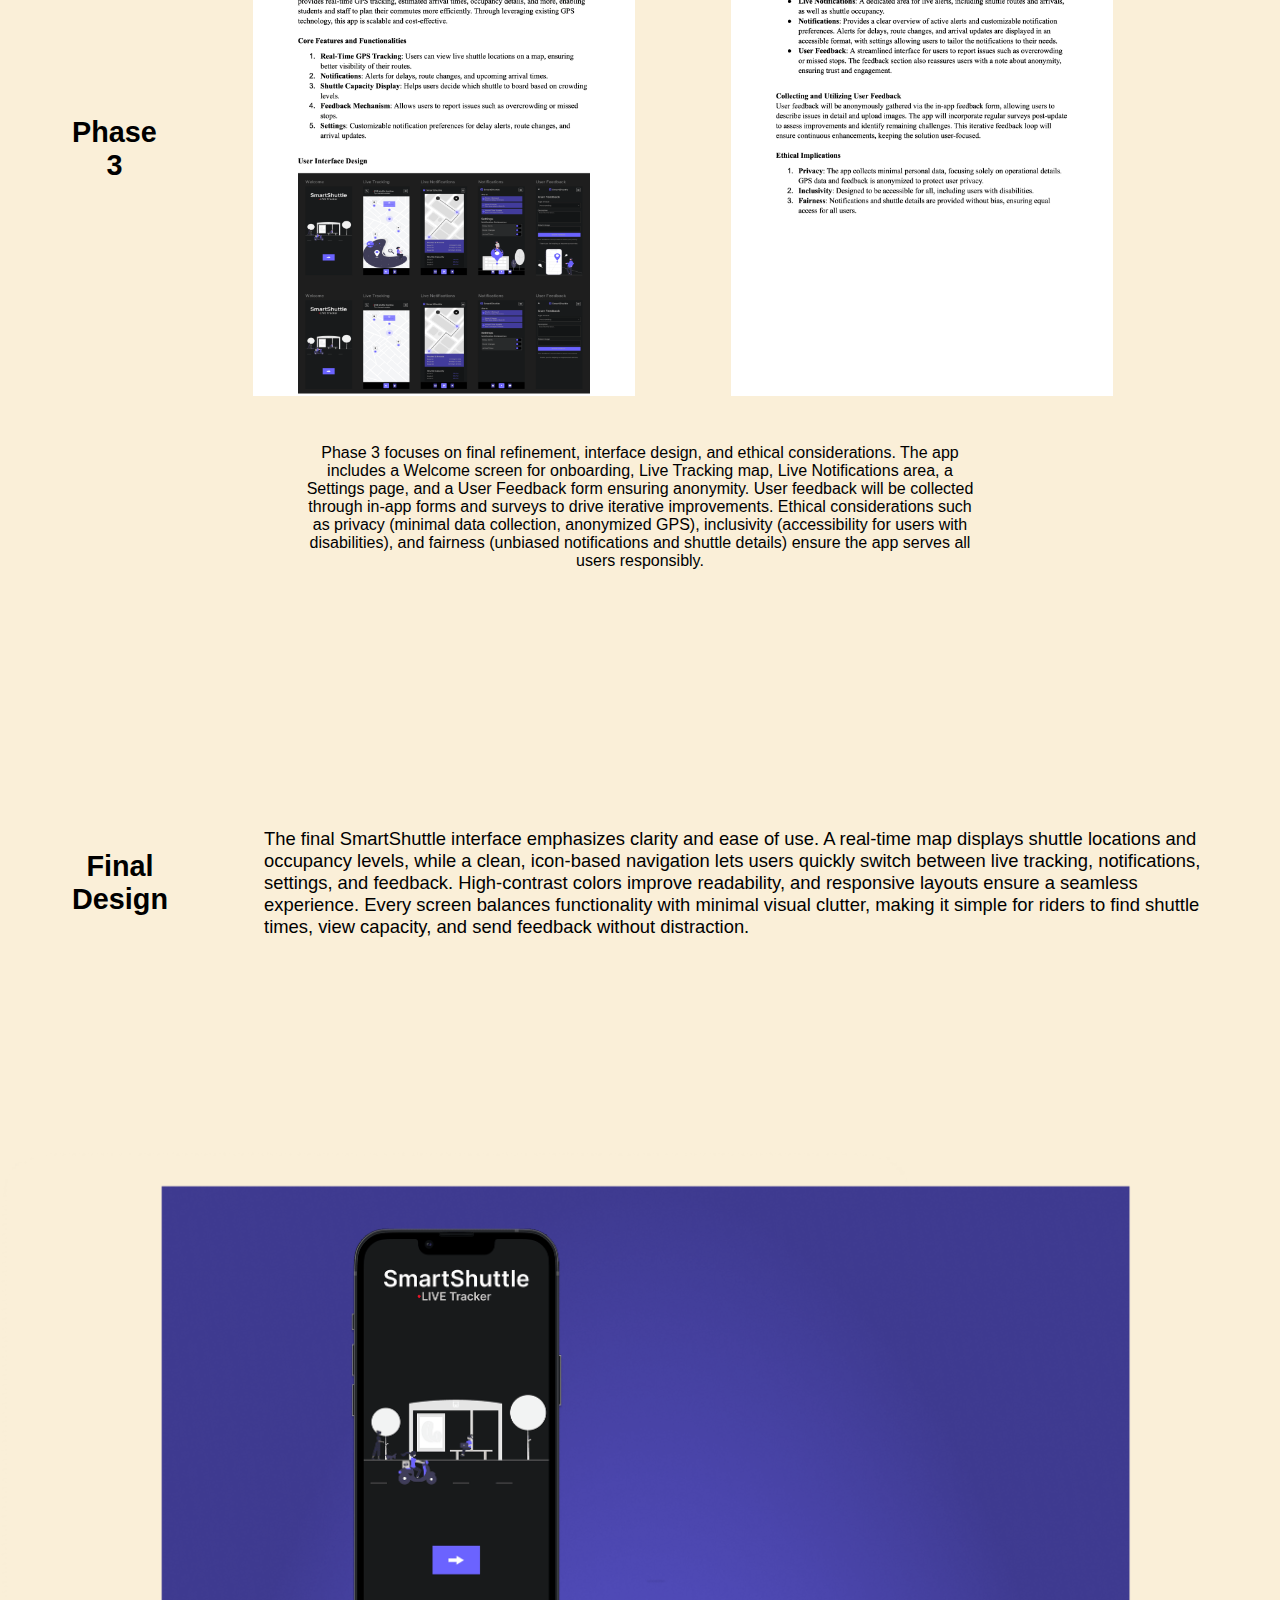
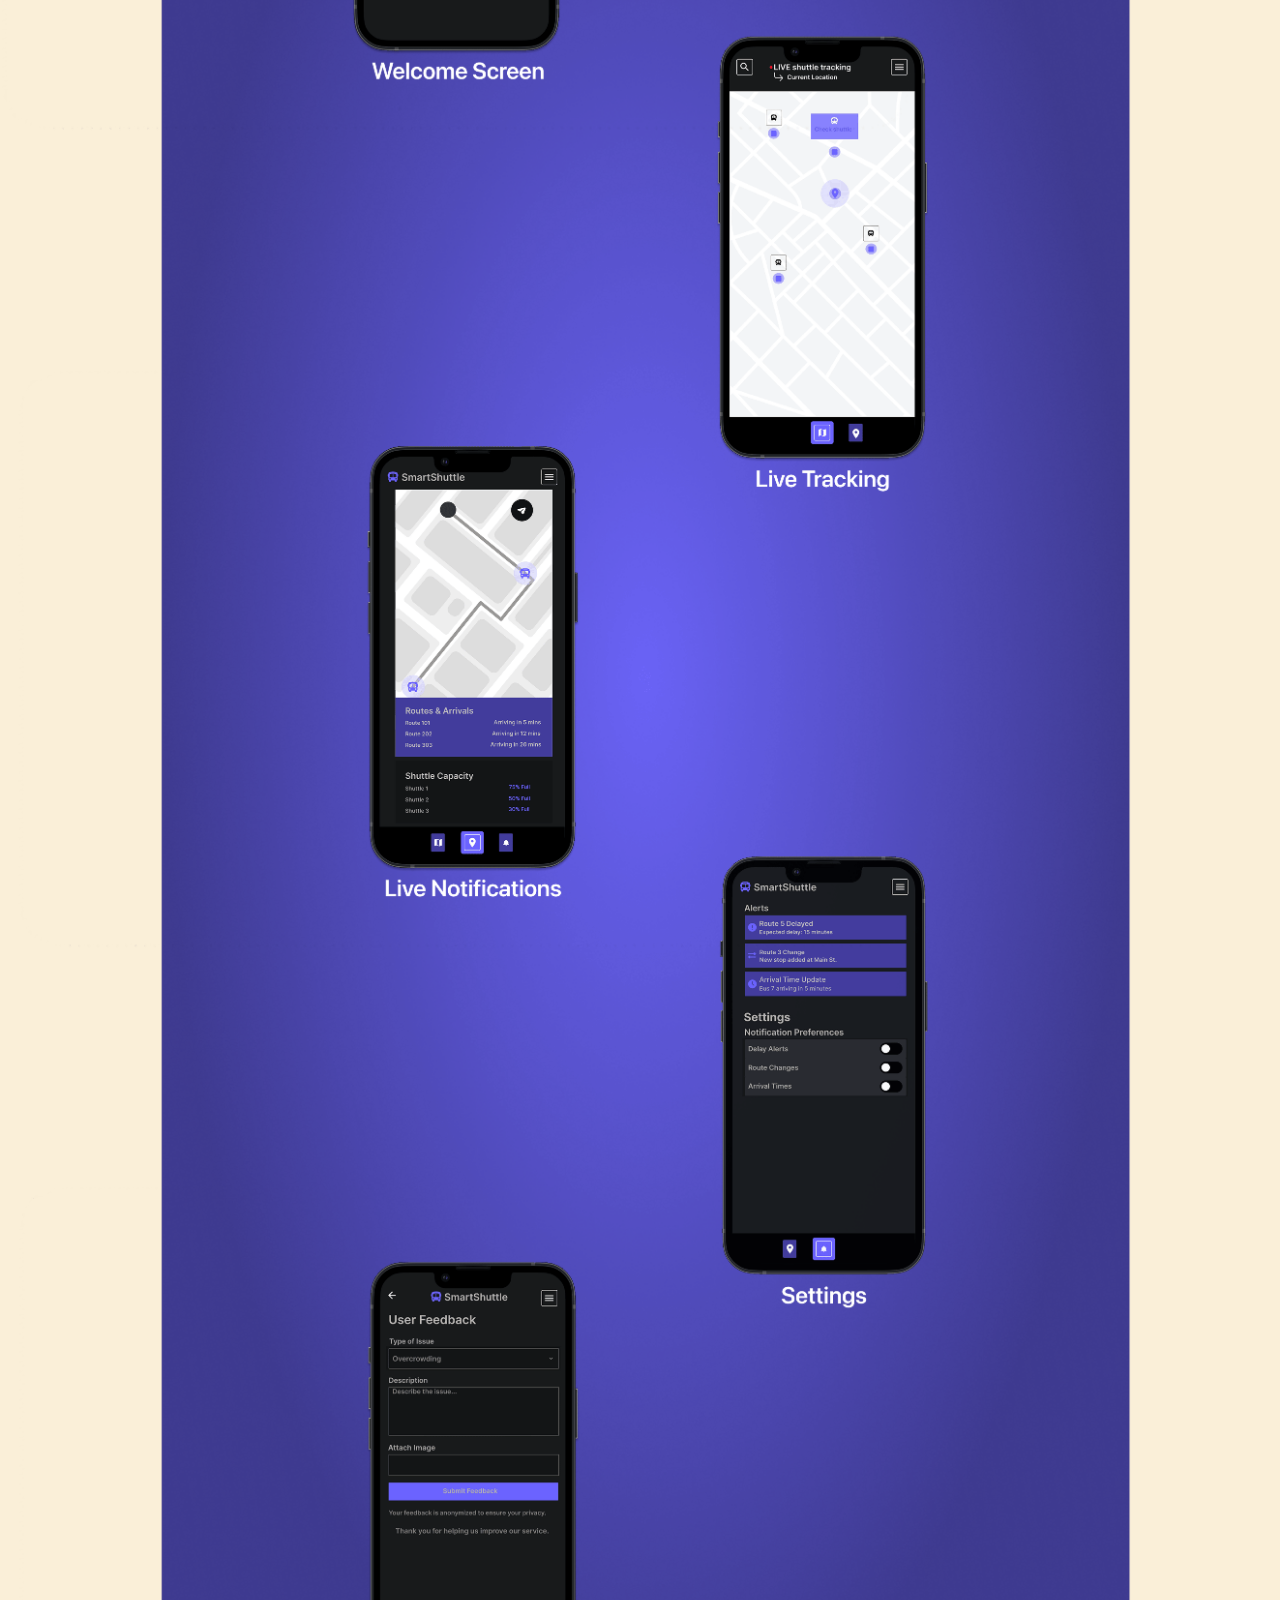
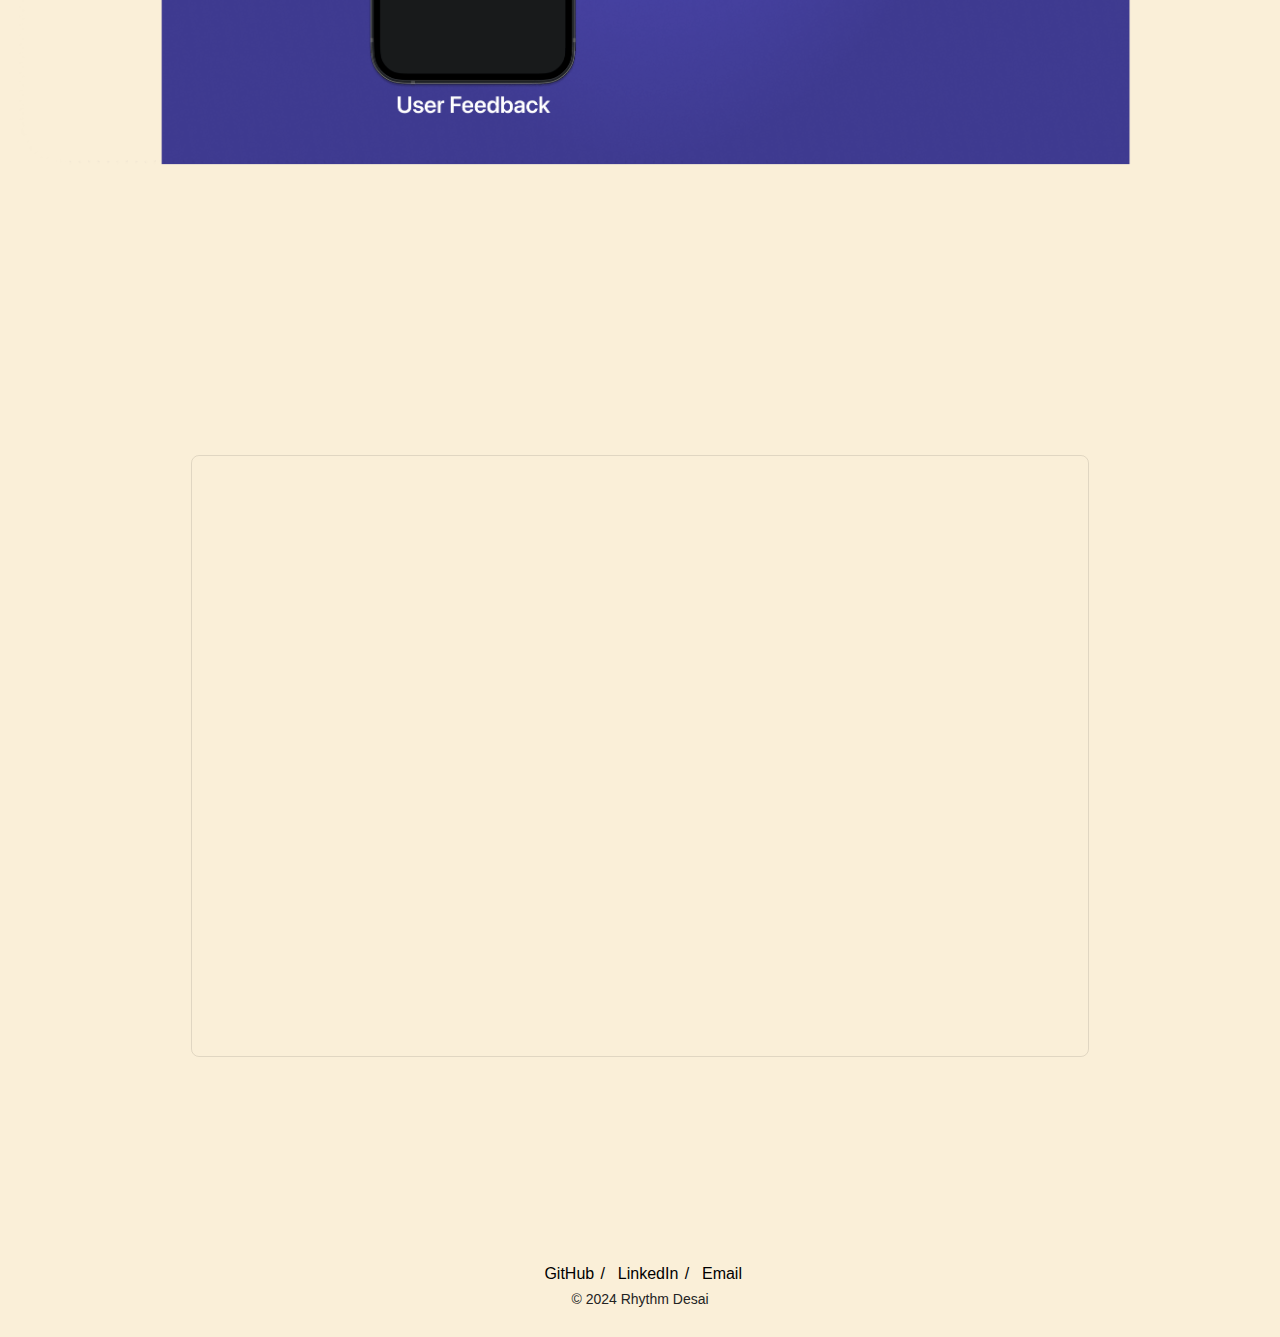
<file: SmartShuttle.html>
<!DOCTYPE html>
<html lang="en">
<head>
  <meta charset="UTF-8" />
  <meta name="viewport" content="width=device-width, initial-scale=1.0"/>
  <title>SmartShuttle</title>
  <link rel="icon" href="favicon.ico" type="image/x-icon">
  <link href="https://fonts.googleapis.com/css2?family=Inter:ital,wght@0,100..900;1,100..900&display=swap" rel="stylesheet">
  <link rel="stylesheet" href="styles.css">
  <link rel="stylesheet" href="https://cdnjs.cloudflare.com/ajax/libs/font-awesome/6.4.0/css/all.min.css">
  <link rel="stylesheet" href="https://cdn.jsdelivr.net/npm/@fancyapps/ui@4.0/dist/fancybox.css" />
  <script src="https://cdn.jsdelivr.net/npm/@fancyapps/ui@4.0/dist/fancybox.umd.js"></script>
  <style>
    /* Prevent horizontal scrolling */
    html, body {
      overflow-x: hidden;
    }
    
    /* Tighten footer link spacing */
    .site-footer nav a,
    .site-footer nav .link-text {
      margin-right: 0;
      padding-right: 0;
    }

    /* Limit Fancybox clickable area to image only */
    .image-link {
      display: inline-block !important;
      width: fit-content !important;
      height: fit-content !important;
      line-height: 0 !important;
      padding: 0 !important;
      margin: 0 !important;
      font-size: 0 !important;
      overflow: hidden !important;
      position: relative !important;
      box-sizing: content-box !important;
    }

    .image-link img {
      display: block !important;
      width: 100% !important;
      height: auto !important;
      margin: 0 !important;
      padding: 0 !important;
      box-sizing: border-box !important;
      border: none !important;
    }

    /* Responsive styles for mobile */
    @media screen and (max-width: 768px) {
      /* Ensure container doesn't cause overflow */
      .container {
        max-width: 100vw !important;
        overflow-x: hidden !important;
      }
      
      /* Scale down all text proportionally */
      body {
        font-size: 14px;
      }
      
      .page-title {
        font-size: 1.5rem;
      }
      
      .section-title {
        font-size: 1.4rem;
      }
      
      /* Scale down padding and margins */
      .main-content {
        padding: 1rem !important;
        gap: 2rem !important;
      }
      
      /* Scale down container widths */
      div[style*="max-width: 60%"],
      div[style*="max-width: 1200px"],
      div[style*="max-width: 1135px"] {
        max-width: 100% !important;
        width: 100% !important;
      }
      
      /* Scale down flex layouts */
      div[style*="display: flex"]:not([style*="align-items: flex-end"]) {
        flex-direction: column !important;
        align-items: center !important;
        gap: 1rem !important;
      }
      
      div[style*="width: 33%"],
      div[style*="width: 40%"],
      div[style*="width: 60%"],
      div[style*="width: 70vw"],
      div[style*="width: 100vw"] {
        width: 100% !important;
      }
      
      /* Keep phase images side by side on mobile */
      div[style*="display: flex"][style*="align-items: flex-end"] {
        flex-direction: row !important;
        gap: 1rem !important;
      }
      
      div[style*="display: flex"][style*="align-items: flex-end"] .image-link {
        width: 45% !important;
      }
      
      /* Scale down image containers */
      .image-link {
        width: 100% !important;
      }
      
      .image-link img {
        width: 100% !important;
        height: auto !important;
      }
      
      /* Scale down font sizes in lists and paragraphs */
      ul, ol, p {
        font-size: 0.9rem !important;
        line-height: 1.6 !important;
      }
      
      /* Scale down iframe */
      iframe {
        width: 100% !important;
        height: 400px !important;
        margin: 2rem auto !important;
      }
      
      /* Scale down margins */
      div[style*="margin: 6rem"],
      div[style*="margin: 8rem"],
      div[style*="margin: 4rem"],
      div[style*="margin: 18rem"] {
        margin: 2rem 0 !important;
      }
      
      /* Ensure images scale properly */
      img {
        max-width: 100% !important;
        height: auto !important;
      }
      
      /* Scale down positioning transforms */
      main[style*="position: relative"],
      main[style*="left: 50%"],
      main[style*="transform: translateX"] {
        position: relative !important;
        left: auto !important;
        transform: none !important;
        width: 100% !important;
      }
      
      /* Scale down box shadows and borders */
      div[style*="box-shadow"],
      div[style*="border-radius"] {
        box-shadow: 0 0 4px rgba(0, 0, 0, 0.1) !important;
        border-radius: 4px !important;
      }
      
      /* Scale down padding in white boxes */
      div[style*="padding: 2rem"] {
        padding: 1rem !important;
      }
    }

    /* Additional responsive for very small screens */
    @media screen and (max-width: 480px) {
      body {
        font-size: 12px;
      }
      
      .page-title {
        font-size: 1.3rem;
      }
      
      .section-title {
        font-size: 1.2rem;
      }
      
      ul, ol, p {
        font-size: 0.85rem !important;
      }
      
      /* Adjust phase images for very small screens */
      div[style*="display: flex"][style*="align-items: flex-end"] {
        gap: 1rem !important;
      }
      
      div[style*="display: flex"][style*="align-items: flex-end"] .image-link {
        width: 48% !important;
      }
    }
    
    /* Specific optimization for iPhone 13 */
    @media screen and (max-width: 414px) {
      /* Further adjust phase images for iPhone 13 */
      div[style*="display: flex"][style*="align-items: flex-end"] {
        gap: 0.75rem !important;
      }
      
      div[style*="display: flex"][style*="align-items: flex-end"] .image-link {
        width: 47% !important;
      }
      
      /* Reduce container padding for better fit */
      .main-content {
        padding: 0.75rem !important;
      }
    }
  </style>
</head>
<body>
  <div class="container">
        <div id="header-placeholder"></div>
    <main class="main-content center-flex" style="gap: 2rem; padding: 2rem; min-height: calc(100vh - 160px);">
      <div style="max-width: 60%;">
        <h1 class="page-title">SmartShuttle Project</h1>
        <p style="font-size: 1.15rem;">The SmartShuttle Tracking App addresses inefficiencies in the University of Pittsburgh’s campus shuttle service, focusing on inconsistent arrival times, overcrowding, and unreliable updates. It provides real-time GPS tracking, estimated arrival times, occupancy details, and more, enabling students and staff to plan their commutes more efficiently.</p>
      </div>
        <div class="info-meta">
        <p><strong>CLIENT</strong><br>INFSCI 0410 - Human Centered Systems</p>
        <p><strong>MY ROLE</strong><br>UI/UX Designer</p>
        <p><strong>TEAM</strong><br>Individual Contribution</p>
        <p><strong>TIMELINE</strong><br>3 weeks in Fall 2024</p>
      </div>
    </main>
      <main class="main-content center-flex" style="gap: 6rem; padding: 2rem; margin-top: 8rem; margin-bottom: 6rem;">
      <div style="max-width: 60%;">
        <h1 class="section-title">Inspiration</h1>
      </div>
      <div style="font-size: 1.15rem;">
        <p>The SmartShuttle concept began as a response to persistent issues with Pitt’s campus shuttles. Riders frequently face late or crowded buses without reliable arrival updates, making each trip uncertain. Combining GPS tracking with live occupancy data provides students and staff clear information on when and where shuttles arrive. SmartShuttle uses existing mobile and location technology to make planning a campus commute simple and stress-free.</p>
      </div>
    </main>
      <main class="main-content center-flex" style="gap: 6rem; padding: 2rem; margin-top: 4rem; margin-bottom: 6rem;">
      <div style="max-width: 60%; text-align: center;">
        <h1 class="section-title">Phase 1</h1>
      </div>
      <div style="display: flex; gap: 6rem; align-items: flex-end;">
        <a href="Images/Phase 1.png" class="image-link" style="width: 40% !important;" data-fancybox="smartshuttle-outline-1" data-caption="Phase 1 Outline">
          <img loading="lazy" img src="Images/Phase 1.png" alt="Phase 1 diagram" style="height: auto;">
        </a>
        <a href="Images/Phase 1-2.png" class="image-link" style="width: 40% !important;" data-fancybox="smartshuttle-outline-1" data-caption="Phase 1 Outline cont.">
          <img loading="lazy" img src="Images/Phase 1-2.png" alt="Phase 1-2 diagram" style="height: auto;">
        </a>
      </div>
    </main>
      <main class="main-content center-flex" style="padding: 2rem; margin-top: -8rem; margin-bottom: 6rem;">
      <div style="max-width: 60%; text-align: center;">
        <p>Phase 1 focuses on user research and requirements gathering. Interviews with students and staff revealed challenges such as shuttle unreliability, overcrowding, and parking difficulties. These findings informed the initial design of SmartShuttle’s real-time tracking, occupancy data, and route optimization features to address key user pain points.</p>
      </div>
    </main>
      <main class="main-content center-flex" style="gap: 6rem; padding: 2rem; margin-top: 4rem; margin-bottom: 6rem;">
      <div style="max-width: 60%; text-align: center;">
        <h1 class="section-title">Phase 2</h1>
      </div>
      <div style="display: flex; gap: 6rem; align-items: flex-end;">
        <a href="Images/Phase 2.png" class="image-link" style="width: 40% !important;" data-fancybox="smartshuttle-outline-2" data-caption="Phase 2 Outline">
          <img loading="lazy" img src="Images/Phase 2.png" alt="Phase 2 diagram" style="height: auto;">
        </a>
        <a href="Images/Phase 2-2.png" class="image-link" style="width: 40% !important;" data-fancybox="smartshuttle-outline-2" data-caption="Phase 2 Outline cont.">
          <img loading="lazy" img src="Images/Phase 2-2.png" alt="Phase 2-2 diagram" style="height: auto;">
        </a>
      </div>
    </main>
      <main class="main-content center-flex" style="padding: 2rem; margin-top: -8rem; margin-bottom: 6rem;">
      <div style="max-width: 60%; text-align: center;">
        <p>Phase 2 encompasses finalizing SmartShuttle’s key features and planning for deployment. Features include real-time GPS tracking of shuttles, push notifications for delays and arrival times, occupancy displays to help users plan, and a feedback mechanism for reporting issues. Implementation strategies involve collaborating with the University’s transportation department to install IoT sensors and GPS trackers, developing native mobile apps for iOS and Android, piloting on high-demand routes, and collecting user feedback to refine the system. This phase ensures a scalable, cost-effective rollout that addresses shuttle inefficiencies while laying the foundation for future enhancements.</p>
      </div>
    </main>
      <main class="main-content center-flex" style="gap: 6rem; padding: 2rem; margin-top: 4rem; margin-bottom: 6rem;">
      <div style="max-width: 60%; text-align: center;">
        <h1 class="section-title">Phase 3</h1>
      </div>
      <div style="display: flex; gap: 6rem; align-items: flex-end;">
        <a href="Images/Phase 3.png" class="image-link" style="width: 40% !important;" data-fancybox="smartshuttle-outline-3" data-caption="Phase 3 Outline">
          <img loading="lazy" img src="Images/Phase 3.png" alt="Phase 3 diagram" style="height: auto;">
        </a>
        <a href="Images/Phase 3-2.png" class="image-link" style="width: 40% !important;" data-fancybox="smartshuttle-outline-3" data-caption="Phase 3 Outline cont.">
          <img loading="lazy" img src="Images/Phase 3-2.png" alt="Phase 3-2 diagram" style="height: auto;">
        </a>
      </div>
    </main>
    <main class="main-content center-flex" style="padding: 2rem; margin-top: -8rem; margin-bottom: 6rem;">
      <div style="max-width: 60%; text-align: center;">
        <p>Phase 3 focuses on final refinement, interface design, and ethical considerations. The app includes a Welcome screen for onboarding, Live Tracking map, Live Notifications area, a Settings page, and a User Feedback form ensuring anonymity. User feedback will be collected through in-app forms and surveys to drive iterative improvements. Ethical considerations such as privacy (minimal data collection, anonymized GPS), inclusivity (accessibility for users with disabilities), and fairness (unbiased notifications and shuttle details) ensure the app serves all users responsibly.</p>
      </div>
    </main>
    <main class="main-content center-flex" style="gap: 6rem; padding: 2rem; margin-top: 4rem; margin-bottom: 6rem;">
      <div style="max-width: 60%; text-align: center;">
        <h1 class="section-title">Final Design</h1>
      </div>
      <div style="font-size: 1.15rem;">
        <p>The final SmartShuttle interface emphasizes clarity and ease of use. A real-time map displays shuttle locations and occupancy levels, while a clean, icon-based navigation lets users quickly switch between live tracking, notifications, settings, and feedback. High-contrast colors improve readability, and responsive layouts ensure a seamless experience. Every screen balances functionality with minimal visual clutter, making it simple for riders to find shuttle times, view capacity, and send feedback without distraction.</p>
      </div>
    </main>
  <main style="position: relative; left: 50%; transform: translateX(-50%); width: 100vw; margin-top: 4rem; margin-bottom: 6rem; padding: 0;">
    <img loading="lazy" src="Images/SmartShuttle Preview 2.png" alt="SmartShuttle Preview" style="width: 100vw; height: auto; display: block;">
    <iframe loading="lazy"
      style="border: 1px solid rgba(0, 0, 0, 0.1); border-radius: 8px; width: 70vw; height: 600px; display: block; margin: 18rem auto 5rem;"
      src="https://embed.figma.com/proto/6fDBBVI6y7vGPex2yUrzPO/INFSCI-0410---Smart-Shuttle-Mockup?page-id=0%3A1&node-id=26-358&viewport=161%2C12%2C0.33&scaling=scale-down&content-scaling=fixed&starting-point-node-id=26%3A358&embed-host=share"
      allowfullscreen>
    </iframe>
  </main>
        <div id="footer-placeholder"></div>
  </div>
  <script src="templates.js"></script>
  <button onclick="window.scrollTo({top: 0, behavior: 'smooth'});" class="scroll-top-btn">
    <svg width="96" height="72" viewBox="0 0 24 24" fill="none" stroke="#df3f41" stroke-width="0.6" stroke-linecap="round" stroke-linejoin="round">
      <polyline points="18 15 12 9 6 15"></polyline>
    </svg>
  </button>
<script>
  const topButton = document.querySelector('button[onclick*="scrollTo"]');
  window.addEventListener('scroll', () => {
    if (window.scrollY > 100) {
      topButton.style.display = 'block';
    } else {
      topButton.style.display = 'none';
    }
  });
  window.addEventListener('DOMContentLoaded', () => {
    topButton.style.display = 'none';
  });
</script>
</body>
<script>
  Fancybox.bind('[data-fancybox]', {
    Toolbar: {
      display: [
        { id: "counter", position: "center" },
        "zoom",
        "fullscreen",
        "close"
      ]
    },
    caption: function(fancybox, carousel, slide) {
      return slide.$trigger.dataset.caption;
    }
  });
</script>
</html>
</file>
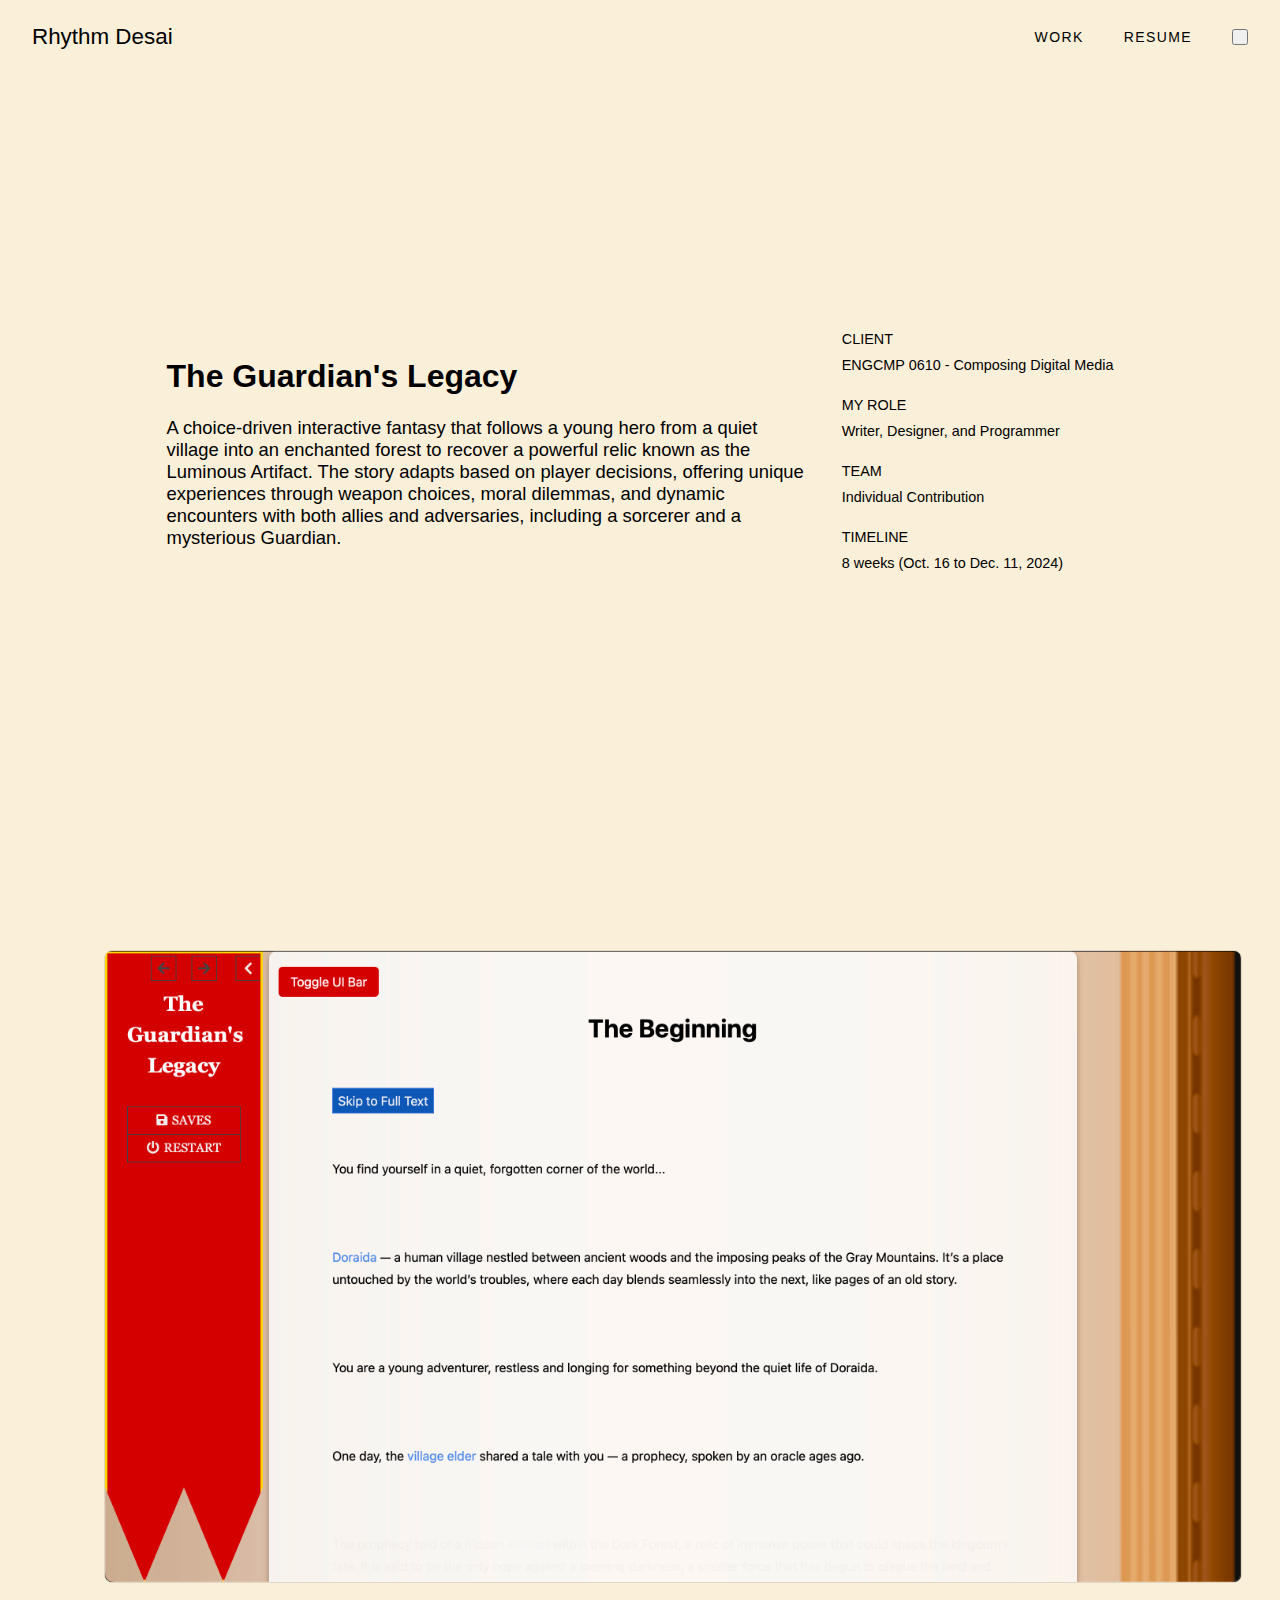
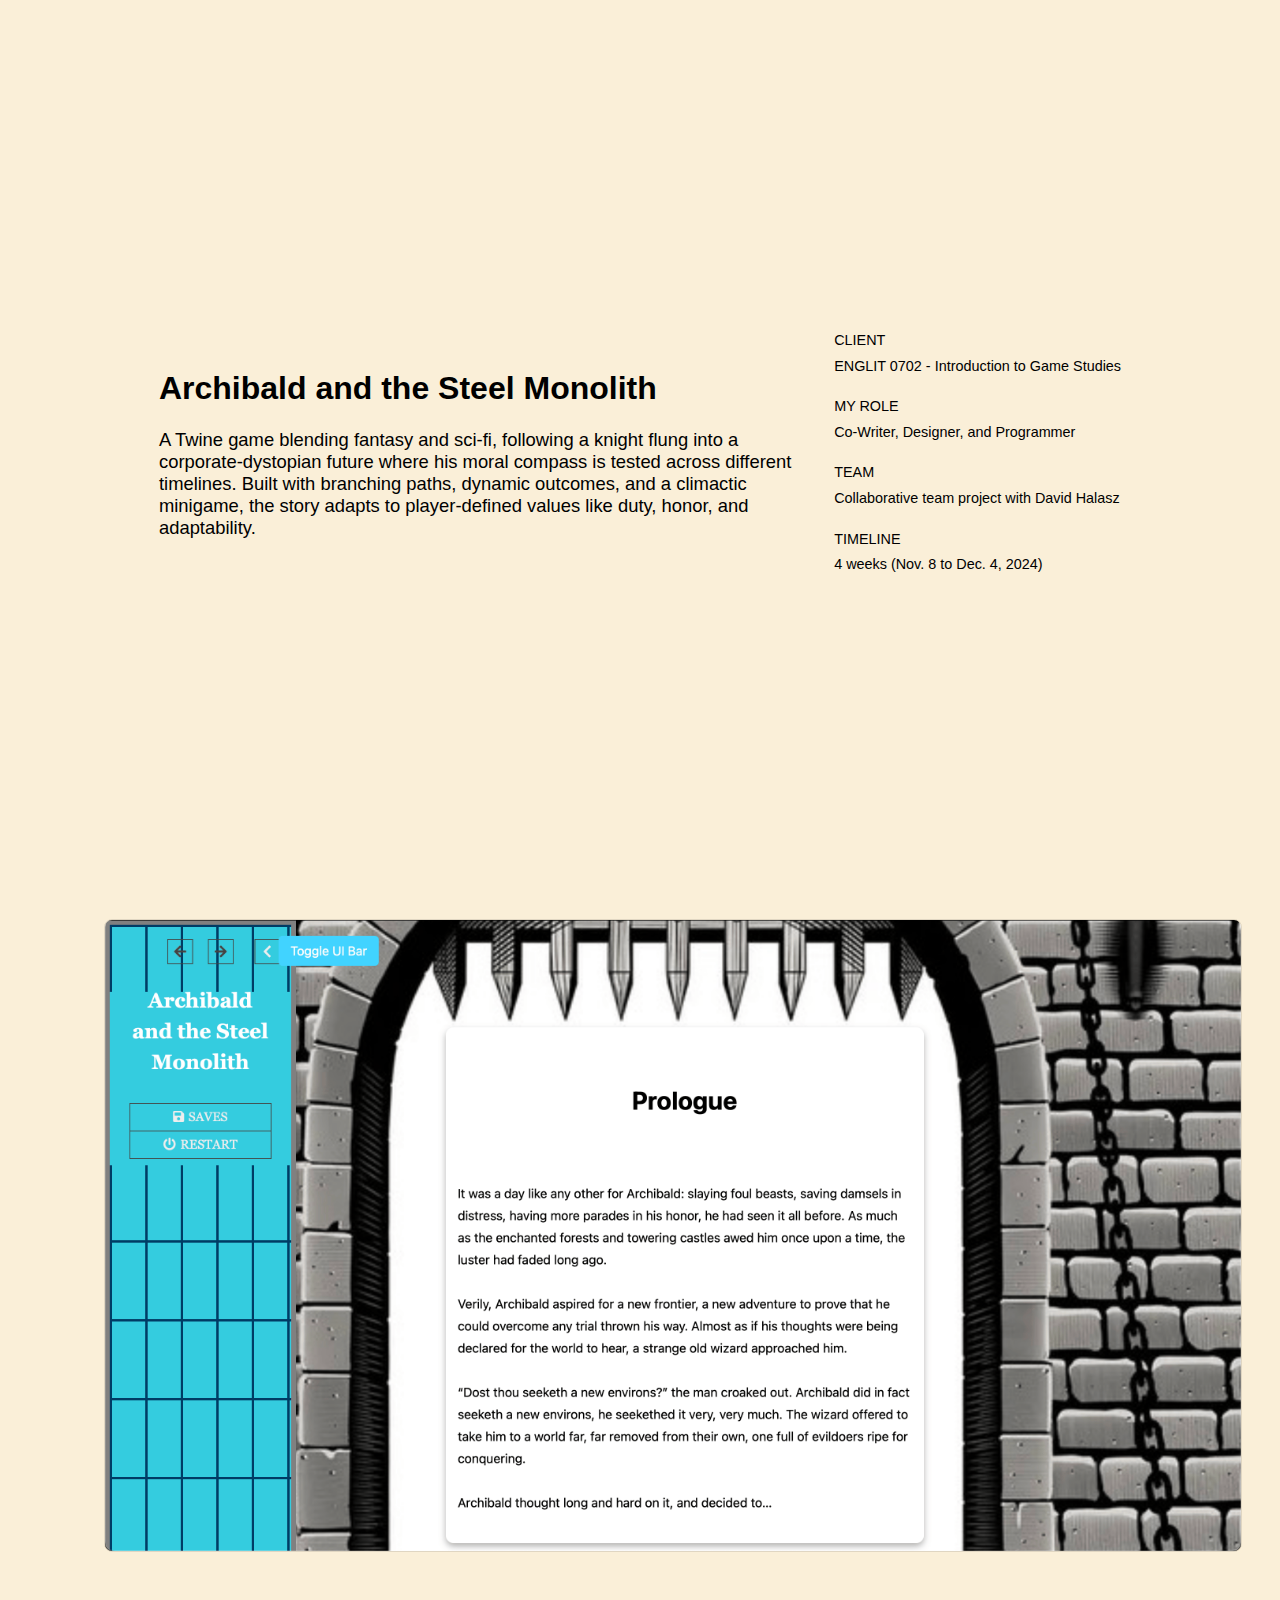
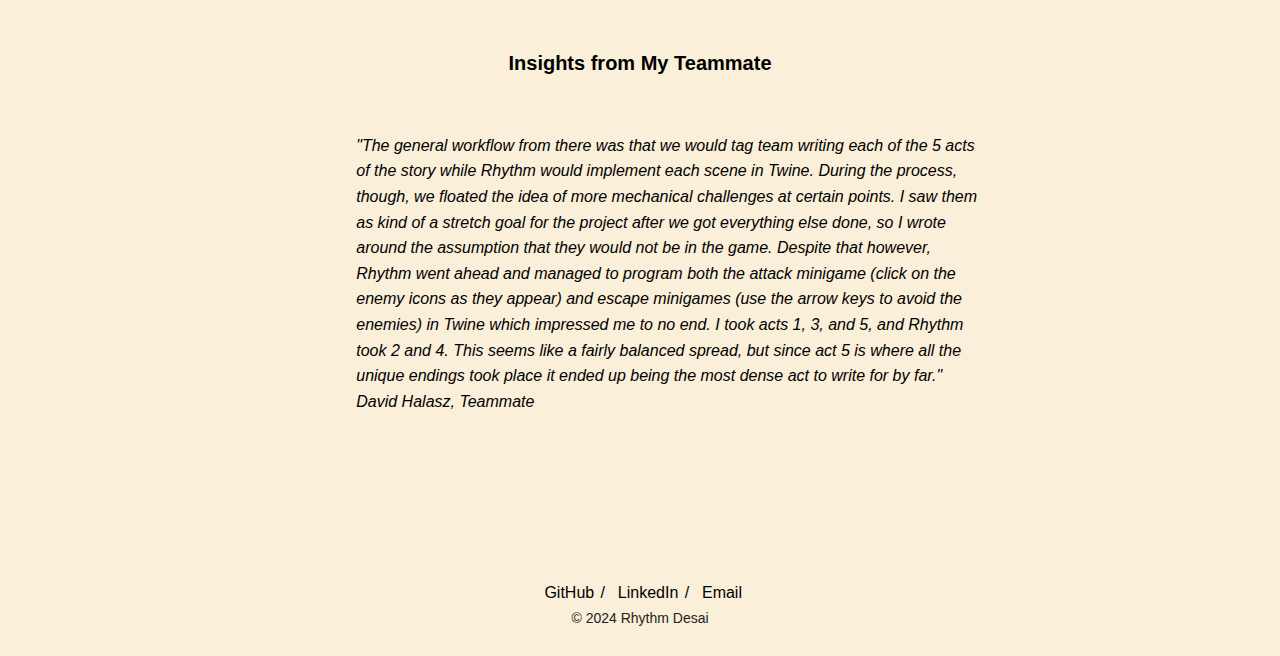
<file: Twine.html>
<!DOCTYPE html>
<html lang="en">
<head>
  <meta charset="UTF-8" />
  <meta name="viewport" content="width=device-width, initial-scale=1.0"/>
  <title>Twine Projects</title>
  <link rel="icon" href="favicon.ico" type="image/x-icon">
  <link href="https://fonts.googleapis.com/css2?family=Inter:ital,wght@0,100..900;1,100..900&display=swap" rel="stylesheet">
  <link rel="stylesheet" href="styles.css">
  <link rel="stylesheet" href="https://cdnjs.cloudflare.com/ajax/libs/font-awesome/6.4.0/css/all.min.css">
  <style>
    /* Prevent overscroll chaining */
    html, body {
      overscroll-behavior-y: contain;
      overflow-x: hidden;
    }
    /* Tighten footer link spacing */
    .site-footer nav a,
    .site-footer nav .link-text {
      margin-right: 0;
      padding-right: 0;
    }

    /* Responsive styles for mobile */
    @media screen and (max-width: 768px) {
      /* Scale down all text proportionally */
      body {
        font-size: 14px;
      }
      
      .page-title {
        font-size: 1.5rem;
      }
      
      .section-title {
        font-size: 1.4rem;
      }
      
      /* Scale down padding and margins */
      .main-content {
        padding: 1rem !important;
        gap: 2rem !important;
      }
      
      /* Scale down container widths */
      div[style*="max-width: 60%"] {
        max-width: 100% !important;
        width: 100% !important;
      }
      
      /* Scale down flex layouts */
      div[style*="display: flex"] {
        flex-direction: column !important;
        align-items: center !important;
        gap: 1rem !important;
      }
      
      /* Scale down image containers */
      .screenshot-img {
        width: 100% !important;
        height: auto !important;
      }
      
      /* Scale down margins */
      div[style*="margin-top: 6rem"],
      div[style*="margin-top: 4rem"],
      div[style*="margin-bottom: 4rem"] {
        margin-top: 2rem !important;
        margin-bottom: 2rem !important;
      }
      
      /* Ensure images scale properly */
      img {
        max-width: 100% !important;
        height: auto !important;
      }
      
      /* Scale down padding in containers */
      div[style*="padding: 2rem"] {
        padding: 1rem !important;
      }
      
      /* Center images and their containers */
      a[href*="Twine/"] {
        text-align: center !important;
        padding: 0 !important;
        margin: 2rem auto !important;
        display: block !important;
        width: 100% !important;
      }
      
      /* Center the testimonial paragraph */
      div[style*="text-align: center"] {
        text-align: center !important;
        padding: 0 1rem !important;
      }
      
      div[style*="text-align: center"] p {
        text-align: center !important;
        display: block !important;
        margin: 0 auto !important;
        max-width: 100% !important;
      }
      
      /* Override inline text-align for testimonial */
      div[style*="text-align: center"] p[style*="text-align: left"] {
        text-align: center !important;
      }
      
      /* Ensure container doesn't cause overflow */
      .container {
        max-width: 100vw !important;
        overflow-x: hidden !important;
      }
    }

    /* Additional responsive for very small screens */
    @media screen and (max-width: 480px) {
      body {
        font-size: 12px;
      }
      
      .page-title {
        font-size: 1.3rem;
      }
      
      .section-title {
        font-size: 1.2rem;
      }
      
      p {
        font-size: 0.85rem !important;
      }
    }

    /* Center images in mobile landscape view */
    @media screen and (max-height: 500px) and (orientation: landscape) {
      a[href*="Twine/"] {
        display: flex !important;
        justify-content: center !important;
        align-items: center !important;
        text-align: center !important;
        padding: 0 !important;
        margin: 2rem auto !important;
      }
      
      .screenshot-img {
        width: auto !important;
        max-width: 90vw !important;
        height: auto !important;
        margin: 0 auto !important;
        display: block !important;
      }
    }
  </style>
</head>
<body>
  <div class="container">
        <div id="header-placeholder"></div>
    <main class="main-content" style="display: block; padding: 2rem; height: auto;">
      <div style="width: 100%; margin-bottom: 4rem;">
          <main class="main-content center-flex" style="gap: 2rem; padding: 2rem; min-height: calc(100vh - 160px); margin-bottom: 4rem;">
          <div style="max-width: 60%;">
              <h1 class="page-title">The Guardian's Legacy</h1>
            <p style="font-size: 1.15rem;">A choice-driven interactive fantasy that follows a young hero from a quiet village into an enchanted forest to recover a powerful relic known as the Luminous Artifact. The story adapts based on player decisions, offering unique experiences through weapon choices, moral dilemmas, and dynamic encounters with both allies and adversaries, including a sorcerer and a mysterious Guardian.</p>
          </div>
            <div class="info-meta">
            <p><strong>CLIENT</strong><br>ENGCMP 0610 - Composing Digital Media</p>
            <p><strong>MY ROLE</strong><br>Writer, Designer, and Programmer</p>
            <p><strong>TEAM</strong><br>Individual Contribution</p>
            <p><strong>TIMELINE</strong><br>8 weeks (Oct. 16 to Dec. 11, 2024)</p>
          </div>
        </main>
        <a href="Twine/The Guardian's Legacy.html" target="_blank" style="display: block; margin-top: 8rem; padding: 0rem 2rem 2rem 2rem; width: 100%;">
          <img loading="lazy" src="Images/The Guardian's Legacy.png" alt="The Guardian's Legacy" class="screenshot-img" />
        </a>
      </div>
      <div style="width: 100%; margin-bottom: 4rem;">
          <main class="main-content center-flex" style="gap: 2rem; padding: 2rem; min-height: calc(100vh - 160px); margin-bottom: 4rem;">
          <div style="max-width: 60%;">
              <h1 class="page-title">Archibald and the Steel Monolith</h1>
            <p style="font-size: 1.15rem;">A Twine game blending fantasy and sci-fi, following a knight flung into a corporate-dystopian future where his moral compass is tested across different timelines. Built with branching paths, dynamic outcomes, and a climactic minigame, the story adapts to player-defined values like duty, honor, and adaptability.</p>
          </div>
            <div class="info-meta">
            <p><strong>CLIENT</strong><br>ENGLIT 0702 - Introduction to Game Studies</p>
            <p><strong>MY ROLE</strong><br>Co-Writer, Designer, and Programmer</p>
            <p><strong>TEAM</strong><br>Collaborative team project with David Halasz</p>
            <p><strong>TIMELINE</strong><br>4 weeks (Nov. 8 to Dec. 4, 2024)</p>
          </div>
        </main>
        <a href="Twine/Archibald and the Steel Monolith.html" target="_blank" style="display: block; margin-top: 6rem; padding: 0rem 2rem 2rem 2rem; width: 100%;">
            <img loading="lazy" src="Images/Archibald and the Steel Monolith.png" alt="Archibald and the Steel Monolith" class="screenshot-img" />
        </a>
        <div style="text-align: center; margin-top: 4rem;">
          <h2 style="font-size: 1.25rem; font-weight: 700; margin-bottom: 1rem;">Insights from My Teammate</h2>
          <p style="display: inline-block; max-width: 800px; font-style: italic; white-space: pre-wrap; text-align: left; line-height: 1.6; margin-bottom: 1rem;">
            "The general workflow from there was that we would tag team writing each of the 5 acts
            of the story while Rhythm would implement each scene in Twine. During the process,
            though, we floated the idea of more mechanical challenges at certain points. I saw them
            as kind of a stretch goal for the project after we got everything else done, so I wrote
            around the assumption that they would not be in the game. Despite that however,
            Rhythm went ahead and managed to program both the attack minigame (click on the
            enemy icons as they appear) and escape minigames (use the arrow keys to avoid the
            enemies) in Twine which impressed me to no end. I took acts 1, 3, and 5, and Rhythm
            took 2 and 4. This seems like a fairly balanced spread, but since act 5 is where all the
            unique endings took place it ended up being the most dense act to write for by far."
            David Halasz, Teammate
          </p>
        </div>
      </div>
    </main>
        <div id="footer-placeholder"></div>
  </div>
  <script src="templates.js"></script>
  <button onclick="window.scrollTo({top: 0, behavior: 'smooth'});" class="scroll-top-btn">
    <svg width="96" height="72" viewBox="0 0 24 24" fill="none" stroke="#df3f41" stroke-width="0.6" stroke-linecap="round" stroke-linejoin="round">
      <polyline points="18 15 12 9 6 15"></polyline>
    </svg>
  </button>
<script>
  const topButton = document.querySelector('button[onclick*="scrollTo"]');
  window.addEventListener('scroll', () => {
    if (window.scrollY > 100) {
      topButton.style.display = 'block';
    } else {
      topButton.style.display = 'none';
    }
  });
  window.addEventListener('DOMContentLoaded', () => {
    topButton.style.display = 'none';
  });
</script>
<script>
  // Mobile scroll chaining fix
  (function() {
    // Check if mobile device
    const isMobile = window.innerWidth <= 900;
    
    if (isMobile) {
      // Add mobile-specific class for additional styling
      document.body.classList.add('mobile-scroll-fix');
      
      // Prevent scroll chaining on touch devices
      let touchStartY = 0;
      
      document.addEventListener('touchstart', function(e) {
        touchStartY = e.touches[0].clientY;
      }, { passive: true });
      
      document.addEventListener('touchmove', function(e) {
        const touchY = e.touches[0].clientY;
        const deltaY = touchStartY - touchY;
        
        // Check if we're at scroll boundaries
        const isAtTop = window.pageYOffset <= 0 && deltaY < 0;
        const isAtBottom = (window.innerHeight + window.pageYOffset) >= document.body.offsetHeight && deltaY > 0;
        
        if (isAtTop || isAtBottom) {
          e.preventDefault();
        }
      }, { passive: false });
      
      // Handle viewport height changes (mobile browser UI)
      function setViewportHeight() {
        const vh = window.innerHeight * 0.01;
        document.documentElement.style.setProperty('--vh', `${vh}px`);
      }
      
      setViewportHeight();
      window.addEventListener('resize', setViewportHeight);
      window.addEventListener('orientationchange', setViewportHeight);
    }
  })();
</script>
</body>
</html>
</file>
<file: css/styles.css>
/* Base styles for all pages */

:root {
  --background-color: #faefd8;
  --text-color: black;
  --link-color: black;
  --hover-color: rgb(255, 111, 0);
  --footer-text-color: #232323;
  --border-color: rgba(0, 0, 0, 0.1);
  --cta-border-color: rgba(0, 0, 0, 0.4);
  --dark-mode-toggle-hover: #726dfc;
}

[data-theme="dark"] {
  --background-color: #0d1117;
  --text-color: #f0f0f0;
  --link-color: #f0f0f0;
  --footer-text-color: #b0b0b0;
  --border-color: rgba(255, 255, 255, 0.1);
  --cta-border-color: rgba(255, 255, 255, 0.4);
}

html {
  font-family: 'Inter', sans-serif;
  /* Smooth transition for dark mode toggle */
  transition: background-color 0.3s, color 0.3s;
}

body {
  margin: 0;
  padding: 90px 0 0;
  /* Space for fixed header */
  box-sizing: border-box;
  font-weight: 300;
  background: var(--background-color);
  color: var(--text-color);
  transition: background-color 0.3s, color 0.3s;
}

.container {
  display: flex;
  flex-direction: column;
  height: 100vh;
  box-sizing: border-box;
}

/* Header */
.site-header {
  width: 100%;
  padding: 0.5rem 0 0;
  /* Further reduced to decrease height */
  margin: 0;
  position: fixed;
  top: 0;
  left: 0;
  right: 0;
  z-index: 1000;
  background-color: rgba(250, 239, 216, 0.8);
  /* Semi-transparent light background */
  backdrop-filter: blur(10px);
  -webkit-backdrop-filter: blur(10px);
  /* For Safari support */
  box-shadow: 0 2px 4px rgba(0, 0, 0, 0.1);
}

/* Dark mode header styles */
[data-theme="dark"] .site-header {
  background-color: rgba(13, 17, 23, 0.8);
  /* Semi-transparent dark background */
  box-shadow: 0 2px 4px rgba(0, 0, 0, 0.3);
}

.header-content {
  display: flex;
  justify-content: space-between;
  align-items: center;
  width: 100%;
  padding: 0 20px;
  box-sizing: border-box;
}

.header-nav {
  display: flex;
  gap: 2.5rem;
  align-items: center;
}

.header-nav a {
  font-weight: 300;
  color: var(--link-color);
  text-transform: uppercase;
  text-decoration: none;
  letter-spacing: 0.10em;
  font-size: 0.875rem;
  display: inline-flex;
  align-items: center;
}

.header-nav a:hover {
  text-decoration: underline;
  text-decoration-color: var(--hover-color);
  color: var(--link-color);
}

[data-theme="dark"] .header-nav a:hover {
  text-decoration-color: var(--dark-mode-toggle-hover);
}

.header-left a {
  text-decoration: none;
  color: var(--link-color);
}

.header-left {
  margin: 0;
}

.header-name.fw-medium {
  font-size: 1.4rem;
  margin: 0;
  letter-spacing: 0em;
  display: flex;
  align-items: center;
}

/* Portfolio icon styles */
.portfolio-icon-link {
  display: inline-block;
}

.portfolio-icon {
  width: 40px;
  height: auto;
  vertical-align: middle;
  border-radius: 4px;
  display: none;
  /* Initially hide both */
}

.portfolio-icon-light {
  display: inline;
  /* Show light icon by default */
}

[data-theme="dark"] .portfolio-icon-light {
  display: none;
  /* Hide light icon in dark mode */
}

[data-theme="dark"] .portfolio-icon-dark {
  display: inline;
  /* Show dark icon in dark mode */
}

/* Remove text underline on hover for portfolio icon */
.header-left a:hover {
  text-decoration: none;
}

[data-theme="dark"] .header-left a:hover {
  text-decoration: none;
}

.portfolio-icon-link:hover .portfolio-icon {
  opacity: 0.8;
}

.dark-mode-toggle {
  background: none;
  border: 2px solid var(--dark-mode-toggle-hover);
  border-radius: 50%;
  color: var(--dark-mode-toggle-hover);
  cursor: pointer;
  font-size: 1rem;
  display: inline-flex;
  align-items: center;
  justify-content: center;
  padding: 0;
  margin: 0;
  width: 1.7rem;
  height: 1.7rem;
  transition: color 0.3s, border-color 0.3s;
  vertical-align: middle;
}

/* Desktop-specific styles for moon icon */
@media (min-width: 901px) {
  .dark-mode-toggle {
    color: var(--link-color);
    border-color: var(--link-color);
  }
}

[data-theme="dark"] .dark-mode-toggle {
  color: var(--hover-color);
  border-color: var(--hover-color);
}

/* Desktop-specific styles for sun icon */
@media (min-width: 901px) {
  [data-theme="dark"] .dark-mode-toggle {
    color: white;
    border-color: white;
  }
}

/* Hover states for devices that support hover */
@media (hover: hover) {
  .dark-mode-toggle:hover {
    color: var(--dark-mode-toggle-hover);
    border-color: var(--dark-mode-toggle-hover);
  }

  [data-theme="dark"] .dark-mode-toggle:hover {
    color: var(--hover-color);
    border-color: var(--hover-color);
  }
}

.dark-mode-toggle:active {
  color: var(--dark-mode-toggle-hover);
  border-color: var(--dark-mode-toggle-hover);
}

[data-theme="dark"] .dark-mode-toggle:active {
  color: var(--hover-color);
  border-color: var(--hover-color);
}

.dark-mode-toggle:focus {
  outline: none;
  box-shadow: 0 0 0 2px var(--dark-mode-toggle-hover);
}

[data-theme="dark"] .dark-mode-toggle:focus {
  box-shadow: 0 0 0 2px var(--hover-color);
}

.description-container {
  flex: 1;
  padding-top: 15vh;
}

.intro {
  /* Base styles will be overridden by index.css for specific layout */
  width: 100%;
  gap: 3rem;
}

.intro-text {
  padding: 2rem;
  margin: 4rem 2rem 0 6rem;
  max-width: 480px;
  border-radius: 4px;
  font-weight: 300;
  color: var(--text-color);
}

/* Ensure text in white cards is black in dark mode */
div[style*="background: #ffffff"],
div[style*="background:#ffffff"],
div[style*="background: white"],
div[style*="background:white"],
div[style*="box-shadow: 0 0 8px rgba(0, 0, 0, 0.1)"],
div[style*="box-shadow:0 0 8px rgba(0,0,0,0.1)"] {
  color: black;
  background-color: white;
}

[data-theme="dark"] div[style*="background: #ffffff"],
[data-theme="dark"] div[style*="background:#ffffff"],
[data-theme="dark"] div[style*="background: white"],
[data-theme="dark"] div[style*="background:white"],
[data-theme="dark"] div[style*="box-shadow: 0 0 8px rgba(0, 0, 0, 0.1)"],
[data-theme="dark"] div[style*="box-shadow:0 0 8px rgba(0,0,0,0.1)"] {
  color: black;
  background-color: white;
}

[data-theme="dark"] .intro-text *,
[data-theme="dark"] div[style*="background: #ffffff"] *,
[data-theme="dark"] div[style*="background:#ffffff"] *,
[data-theme="dark"] div[style*="background: white"] *,
[data-theme="dark"] div[style*="background:white"] *,
[data-theme="dark"] div[style*="box-shadow: 0 0 8px rgba(0, 0, 0, 0.1)"] *,
[data-theme="dark"] div[style*="box-shadow:0 0 8px rgba(0,0,0,0.1)"] * {
  color: black;
}

/* Exclude our new intro classes from the above rule */
[data-theme="dark"] .intro-text .intro-heading,
[data-theme="dark"] .intro-text .intro-paragraph {
  color: var(--text-color);
}

/* Ensure list items and their markers in intro-text also follow dark mode */
[data-theme="dark"] .intro-text ul,
[data-theme="dark"] .intro-text ol {
  color: var(--text-color);
}

[data-theme="dark"] .intro-text ul li::marker,
[data-theme="dark"] .intro-text ol li::marker {
  color: var(--text-color);
}

/* Project info meta sections */
.info-meta {
  padding: 1rem;
  border-radius: 4px;
  box-sizing: border-box;
  font-size: 0.9rem;
  text-align: left;
  line-height: 1.8;
}

p {
  line-height: 1.5;
  margin: 0 0 1rem 0;
}

/* Work page main content layout */
.main-content {
  flex: 1;
  display: flex;
  flex-direction: row;
  width: 100%;
  max-width: 1200px;
  box-sizing: border-box;
  margin: 0 auto;
  padding: 3.5rem 2rem 2rem 2rem;
  gap: 4rem;
  align-items: flex-start;
}

/* Footer */
.site-footer {
  margin-top: auto;
  padding: 2rem 0 1rem;
  width: 100%;
  text-align: center;
}

.site-footer nav a {
  color: var(--link-color);
  text-decoration: none;
}

.site-footer nav a:hover {
  text-decoration: underline;
  text-decoration-color: var(--hover-color);
  color: var(--link-color);
}

[data-theme="dark"] .site-footer nav a:hover {
  text-decoration-color: var(--dark-mode-toggle-hover);
}

.site-footer nav {
  display: flex;
  justify-content: center;
  align-items: center;
}

.site-footer nav span {
  margin: 0 0.4rem;
  color: var(--link-color);
}

/* Tighten footer link spacing */
.site-footer nav a,
.site-footer nav .link-text {
  margin-right: 0;
  padding-right: 0;
}

.site-footer p {
  margin-top: 0.5rem;
  font-size: 0.875rem;
  color: var(--footer-text-color);
}

/* Footer icon and text sizing for consistency */
.site-footer nav a {
  display: flex;
  align-items: center;
}

.site-footer nav i,
.site-footer nav .link-text {
  font-size: 1rem;
  /* Consistent font size */
}

/* Keep original spacing between elements */
.site-footer nav a i {
  margin-right: 0rem;
}

.site-footer nav a:hover {
  text-decoration: underline;
  text-decoration-color: var(--hover-color);
  color: var(--link-color);
}

/* Mobile scroll chaining fix */
@media (max-width: 1440px) {
  .container {
    height: auto;
    min-height: 100vh;
  }

  body {
    overflow-y: auto;
    overscroll-behavior-y: contain;
    padding-top: 90px;
    /* Ensure mobile also has space for fixed header */
  }

  .site-header,
  .site-footer {
    overscroll-behavior: contain;
  }

  .main-content,
  .description-container {
    flex: none;
    min-height: auto;
  }
}

/* Mobile header styles */
@media (max-width: 768px) {
  .header-nav {
    gap: 1.5rem;
  }

  .resume-links {
    display: flex;
    align-items: center;
    gap: 0.25rem;
  }

  .download-icon {
    font-size: 0.75rem;
    width: 1.5rem;
    height: 1.5rem;
  }

  .portfolio-icon {
    width: 32px;
    height: auto;
  }
}

/* Font-weight utility classes */
.fw-light {
  font-weight: 300;
}

.fw-regular {
  font-weight: 400;
}

.fw-medium {
  font-weight: 500;
}

.fw-semibold {
  font-weight: 600;
}

.fw-bold {
  font-weight: 700;
}

/* Utility classes */
.center-flex {
  display: flex;
  justify-content: center;
  align-items: center;
}

.scroll-top-btn,
.scroll-btn {
  position: fixed;
  bottom: 1.5rem;
  right: 1.5rem;
  background: none;
  border: none;
  cursor: pointer;
  z-index: 1000;
}

/* Scroll arrow colors - orange in light mode, purple in dark mode */
.scroll-top-btn svg,
.scroll-btn svg {
  stroke: var(--hover-color);
}

[data-theme="dark"] .scroll-top-btn svg,
[data-theme="dark"] .scroll-btn svg {
  stroke: var(--dark-mode-toggle-hover);
}

/* Mobile scroll up arrow positioning */
@media (max-width: 600px) {

  .scroll-top-btn,
  .scroll-btn,
  button[onclick*="scrollTo"] {
    right: 0rem;
    bottom: 5rem;
    /* Positioned higher up on mobile */
  }
}

.section-title {
  font-size: 1.8rem;
  font-weight: 700;
  margin: 0;
}

.page-title {
  font-size: 2rem;
  font-weight: 700;
}

.caption {
  font-size: 0.85rem;
  color: #555;
  text-align: center;
  margin: 0.5rem 0 1rem;
}

[data-theme="dark"] .caption {
  color: #f0f0f0;
}

.full-image {
  width: 100%;
  height: auto;
}

.screenshot-img {
  width: 100%;
  height: auto;
  border-radius: 8px;
  border: 1px solid var(--border-color);
}

/* Fancybox image link styles */
.image-link {
  display: inline-block;
  width: fit-content;
  height: fit-content;
  line-height: 0;
  padding: 0;
  margin: 0;
  font-size: 0;
  overflow: hidden;
  position: relative;
  box-sizing: content-box;
}

.image-link img {
  display: block;
  width: 100%;
  height: auto;
  margin: 0;
  padding: 0;
  box-sizing: border-box;
  border: none;
}

/* Offset for anchor links to account for fixed header */
#selected-work {
  scroll-margin-top: 50px;
  /* Adjust for fixed header height */
}

/* ===== Hamburger Menu Styles ===== */
.hamburger {
  display: none;
  flex-direction: column;
  justify-content: space-around;
  width: 24px;
  height: 24px;
  background: transparent;
  border: none;
  cursor: pointer;
  padding: 0;
  position: fixed;
  top: 14px;
  /* Align with header padding and icon */
  right: 20px;
  left: auto;
  z-index: 1001;
}

/* Mobile specific styles */
.mobile-dark-mode-toggle {
  display: none;
  /* Hidden by default on desktop */
}

@media (max-width: 768px) {
  .mobile-dark-mode-toggle {
    position: fixed;
    top: 10px;
    right: 60px;
    /* Position to the left of the hamburger menu in the top right */
    z-index: 1002;
    /* Higher than hamburger but below sidebar */
    background: none;
    border: 2px solid var(--dark-mode-toggle-hover);
    /* Purple in light mode */
    border-radius: 50%;
    color: var(--dark-mode-toggle-hover);
    /* Purple in light mode */
    cursor: pointer;
    font-size: 1rem;
    display: inline-flex;
    align-items: center;
    justify-content: center;
    padding: 0;
    margin: 0;
    width: 1.7rem;
    height: 1.7rem;
    transition: color 0.3s, border-color 0.3s;
  }

  [data-theme="dark"] .mobile-dark-mode-toggle {
    color: var(--hover-color);
    /* Orange in dark mode */
    border-color: var(--hover-color);
    /* Orange in dark mode */
  }

  .hamburger {
    position: fixed;
    top: 10px;
    right: 20px;
    /* Position in the top right corner */
    z-index: 1001;
    /* Adjust for mobile header padding */
  }

  /* Hide desktop navigation on mobile */
  .header-nav {
    display: none;
  }
}

.hamburger-line {
  width: 100%;
  height: 2px;
  background-color: var(--text-color);
  transition: all 0.3s ease;
}

.hamburger.active .hamburger-line:nth-child(1) {
  transform: translateY(6px) rotate(45deg);
}

.hamburger.active .hamburger-line:nth-child(2) {
  opacity: 0;
}

.hamburger.active .hamburger-line:nth-child(3) {
  transform: translateY(-6px) rotate(-45deg);
}

/* ===== Sidebar Styles ===== */
.sidebar {
  position: fixed;
  top: 0;
  left: 0;
  right: 0;
  width: 100vw;
  height: 100vh;
  background-color: rgba(250, 239, 216, 0.9);
  /* Light transparent background */
  backdrop-filter: blur(10px);
  -webkit-backdrop-filter: blur(10px);
  /* For Safari support */
  display: flex;
  flex-direction: column;
  align-items: center;
  padding: 0;
  /* Reset to 0 to control layout with content */
  transition: opacity 0.3s ease, visibility 0.3s ease;
  z-index: 1000;
  overflow-y: auto;
  overscroll-behavior: contain;
  color: var(--text-color);
  visibility: hidden;
  opacity: 0;
  /* Initially hidden */
}

/* Animation for menu items */
.sidebar.animated .nav-item {
  opacity: 0;
  transform: translateY(-10px);
  animation: slideIn 0.4s forwards;
}

@keyframes slideIn {
  to {
    opacity: 1;
    transform: translateY(0);
  }
}

.sidebar.animated .nav-item:nth-child(1) {
  animation-delay: 0.1s;
}

.sidebar.animated .nav-item:nth-child(2) {
  animation-delay: 0.2s;
}

.sidebar.animated .nav-item:nth-child(3) {
  animation-delay: 0.3s;
}

.sidebar.animated .nav-item:nth-child(4) {
  animation-delay: 0.4s;
}

.sidebar.animated .nav-item:nth-child(5) {
  animation-delay: 0.5s;
}

/* Vertically center the content using a flexible spacer */
.sidebar::before {
  content: '';
  flex: 1;
}

.sidebar::after {
  content: '';
  flex: 1;
}

/* Add padding to the actual content */
.sidebar> :not(.sidebar-footer) {
  margin-top: 0;
  margin-bottom: 0;
}

/* Ensure footer is positioned at the bottom */
.sidebar .sidebar-footer {
  margin-top: auto;
  margin-bottom: 2rem;
}

[data-theme="dark"] .sidebar {
  background-color: rgba(13, 17, 23, 0.9);
  /* Dark transparent background */
}

.sidebar.active {
  visibility: visible;
  opacity: 1;
  /* Only visible when active - now appears instantly as overlay */
}

/* Desktop styles - hide sidebar completely */
@media (min-width: 769px) {
  .sidebar {
    display: none;
  }
}

.sidebar-title {
  display: flex;
  flex-direction: column;
  align-items: center;
  font-size: 1.5rem;
  margin-bottom: 2.5rem;
  color: var(--text-color);
  gap: 0.5rem;
  text-align: center;
}

.sidebar-title .portfolio-icon {
  width: 24px;
  height: 24px;
}

.nav-item {
  padding: 0;
  margin-bottom: 2.5rem;
  /* Increased spacing between links */
  width: 100%;
  text-align: center;
}

.nav-link {
  display: block;
  text-align: center;
  padding: 1.5rem 0;
  /* Increased vertical padding for more spacing */
  text-decoration: none;
  color: inherit;
  transition: background 0.2s ease;
  width: 100%;
  max-width: 100vw;
  border: none;
  background: transparent;
  cursor: pointer;
  font-size: 1.3rem;
  /* Increased font size for mobile */
  position: relative;
  box-sizing: border-box;
  margin: 0;
}

.nav-link:hover {
  background-color: rgba(0, 0, 0, 0.05);
}

[data-theme="dark"] .nav-link:hover {
  background-color: rgba(255, 255, 255, 0.1);
}

/* Active/inactive link styles for mobile menu */
.nav-link:not(.active) {
  opacity: 0.6;
  /* Grayed out inactive links */
  color: inherit;
}

.nav-link.active {
  opacity: 1;
  /* White/normal color for active link */
  color: inherit;
  /* Use inherited color from theme */
}

.nav-text {
  font-size: 1.3rem;
  /* Increased font size for mobile */
  font-weight: 500;
  display: block;
  width: 100%;
  text-align: center;
}

/* Download link styling for mobile menu - specifically for the resume section */
.resume-flex-container {
  display: flex;
  flex-direction: row;
  align-items: center;
  justify-content: center;
  /* Center content */
  gap: 0.5rem;
  width: 100%;
  text-align: center;
  padding: 0 1rem;
}

.resume-flex-container .resume-text-link {
  display: flex;
  align-items: center;
  width: auto;
  text-align: center;
  padding: 1rem 0;
  margin: 0;
  flex: none;
  /* Don't grow */
}

.resume-flex-container .download-link {
  display: flex;
  align-items: center;
  justify-content: center;
  width: auto;
  height: auto;
  padding: 0.5rem;
  border-radius: 50%;
  background: transparent;
  color: inherit;
  text-decoration: none;
  flex-shrink: 0;
  align-self: center;
  margin: 0;
}

.nav-icon {
  font-size: 1rem;
  width: 1.2rem;
  height: 1.2rem;
  display: flex;
  align-items: center;
  justify-content: center;
}

/* Sidebar backdrop for mobile */
.sidebar-backdrop {
  position: fixed;
  top: 0;
  left: 0;
  width: 100%;
  height: 100%;
  background-color: rgba(0, 0, 0, 0.5);
  z-index: 999;
  display: none;
}

.sidebar-backdrop.active {
  display: block;
}

.sidebar-footer {
  color: #A6A6A6;
  font-size: 0.8rem;
  text-align: center;
  margin-top: auto;
  margin-bottom: 2rem;
  padding-top: 1rem;
  border-top: 1px solid #e5e7eb;
}

[data-theme="dark"] .sidebar-footer {
  border-top: 1px solid #374151;
}

/* Mobile responsive styles for hamburger menu */
@media (max-width: 768px) {
  .hamburger {
    display: flex;
  }

  .header-nav {
    display: none;
  }

  .site-header {
    padding: 0;
  }
}
</file>
<file: css/about.css>
.description-container {
    padding-top: 16vh;
}

.intro-text {
    max-width: 1100px;
    margin: 0 auto;
    padding: 0.25rem 2rem 2rem;
    display: flex;
    flex-direction: column;
    align-items: flex-start;
    gap: 2rem;
}

.intro-content {
    display: flex;
    align-items: flex-start;
    gap: 8rem;
    width: 100%;
}

.intro-content p {
    order: 1;
    flex: 1;
}

.intro-content .img-container {
    order: 2;
    flex-shrink: 0;
    margin: 0;
    display: flex;
    flex-direction: column;
    align-items: center;
}

.intro-content .img-container img {
    max-width: 280px;
    display: block;
}

.about-heading {
    font-size: 2rem;
    font-weight: 600;
    margin: 0;
    color: var(--text-color);
    line-height: 1.2;
}

.intro-paragraph {
    font-size: 1.1rem;
    line-height: 1.5;
    margin-bottom: 0;
}

.intro-paragraph a {
    color: inherit;
    text-decoration: underline;
    text-decoration-color: currentColor;
}

.intro-paragraph a:hover {
    color: var(--hover-color);
    text-decoration-color: var(--hover-color);
}

.image-caption {
    font-size: 0.9rem;
    color: var(--text-color);
    opacity: 0.7;
    text-align: center;
    margin-top: 0.75rem;
    line-height: 1.4;
    max-width: 280px;
}

@media (max-width: 900px) {
    .description-container {
        padding-top: 4vh;
    }

    .about-heading {
        white-space: normal;
        font-size: 1.5rem;
    }

    .about-heading .mobile-break {
        display: block;
    }

    .intro-text {
        padding: 0.25rem 1rem 2rem;
    }

    .intro-content {
        flex-direction: column;
        align-items: center;
        gap: 1.5rem;
    }

    .intro-content .img-container {
        order: unset;
    }

    .intro-content p {
        order: unset;
        width: 100%;
    }

    .img-container {
        text-align: center;
        margin-bottom: 0.5rem;
    }

    .intro-text img {
        max-width: 240px;
    }

    .image-caption {
        max-width: 240px;
    }
}

[data-theme="dark"] .about-heading,
[data-theme="dark"] .about-heading .mobile-break {
    color: var(--text-color) !important;
}

[data-theme="dark"] .image-caption {
    color: var(--text-color);
    opacity: 0.8;
}

[data-theme="dark"] .intro-paragraph a {
    color: var(--text-color);
    text-decoration-color: var(--text-color);
}

[data-theme="dark"] .intro-paragraph a:hover {
    color: var(--dark-mode-toggle-hover);
    text-decoration-color: var(--dark-mode-toggle-hover);
}
</file>
<file: styles.css>
/*——————————————————————————
  Base styles for all pages
——————————————————————————*/

/* load your Inter font */
@import url('https://fonts.googleapis.com/css2?family=Inter:ital,wght@0,100..900;1,100..900&display=swap');

html {
  font-family: 'Inter', sans-serif;
}

body {
  margin: 0;
  padding: 0;
  box-sizing: border-box;
  font-weight: 300;
  background: #faefd8;
}

.container {
  display: flex;
  flex-direction: column;
  height: 100vh;
  box-sizing: border-box;
}

/*——————————————————————————
  Header
——————————————————————————*/
.site-header {
  width: 100%;
  padding: 1.5rem 0 0;
  margin: 0;
  position: relative;
  /* if you use absolute/relative children */
}

.header-content {
  display: flex;
  justify-content: space-between;
  align-items: center;
  width: 100%;
  padding: 0 2rem;
  box-sizing: border-box;
}


.header-nav {
  display: flex;
  gap: 2.5rem;
}

.header-nav a {
  font-weight: 300;
  color: black;
  text-transform: uppercase;
  text-decoration: none;
  letter-spacing: 0.10em;
  font-size: 0.875rem;
}

.header-nav a:hover {
  text-decoration: underline;
  text-decoration-color: rgb(255, 111, 0);
  color: black;
}

.header-left a {
  text-decoration: none;
  color: black;
}

.header-left {
  margin: 0;
}

.header-name.fw-medium {
  font-size: 1.4rem;
  margin: 0;
  letter-spacing: 0em;
}

.header-left a:hover {
  text-decoration: underline;
  text-decoration-color: black;
}

/* Intro/Description section */
.description-container {
  flex: 1;
  padding-top: 15vh;
}

.intro {
  display: flex;
  flex-direction: row;
  align-items: center;
  justify-content: flex-start;
  width: 100%;
  gap: 3rem;
}

.intro-text {
  background-color: #faefd8;
  padding: 2rem;
  margin: 4rem 2rem 0 6rem;
  max-width: 480px;
  border-radius: 4px;
  font-weight: 300;
}

/* Work page main content layout */
.main-content {
  flex: 1;
  display: flex;
  flex-direction: row;
  width: 100%;
  max-width: 1200px;
  box-sizing: border-box;
  margin: 0 auto;
  padding: 3.5rem 2rem 2rem 2rem;
  gap: 4rem;
  align-items: flex-start;
}

/*——————————————————————————
  Footer
——————————————————————————*/
.site-footer {
  margin-top: auto;
  padding: 2rem 0 1rem;
  width: 100%;
  text-align: center;
}

.site-footer nav a {
  color: black;
  text-decoration: none;
}

.site-footer nav a:hover {
  text-decoration: underline;
  text-decoration-color: rgb(255, 111, 0);
  color: black;
}

.site-footer nav {
  display: flex;
  justify-content: center;
  align-items: center;
}

.site-footer nav span {
  margin: 0 0.4rem;
  color: black;
}

.site-footer p {
  margin-top: 0.5rem;
  font-size: 0.875rem;
  color: #232323;
}

/*——————————————————————————
  Mobile scroll chaining fix
——————————————————————————*/
@media (max-width: 1440px) {

  /* Remove fixed viewport height constraint on mobile */
  .container {
    height: auto;
    min-height: 100vh;
  }

  /* Allow natural document scrolling */
  body {
    overflow-y: auto;
    overscroll-behavior-y: contain;
  }

  /* Prevent scroll chaining at boundaries */
  .site-header,
  .site-footer {
    overscroll-behavior: contain;
  }

  /* Ensure content can scroll naturally */
  .main-content,
  .description-container {
    flex: none;
    min-height: auto;
  }
}

/*——————————————————————————
  Font-weight utility classes
——————————————————————————*/
.fw-light {
  font-weight: 300;
}

.fw-regular {
  font-weight: 400;
}

.fw-medium {
  font-weight: 500;
}

.fw-semibold {
  font-weight: 600;
}

.fw-bold {
  font-weight: 700;
}

/*——————————————————————————
  FancyApps UI CSS custom properties
——————————————————————————*/
:root {
  --f-button-shadow: 0 2px 8px rgba(0, 0, 0, 0.1);
  --f-carousel-gap: 0;
  --f-toolbar-shadow: none;
  --f-thumb-shadow: 0 2px 8px rgba(0, 0, 0, 0.1);
  --f-thumb-hover-shadow: 0 4px 12px rgba(0, 0, 0, 0.15);
  --f-thumb-focus-shadow: 0 0 0 2px rgba(0, 123, 255, 0.25);
  --f-thumb-active-shadow: 0 1px 3px rgba(0, 0, 0, 0.2);
  --f-thumb-selected-shadow: 0 2px 8px rgba(0, 0, 0, 0.2);
}

/* Utility classes extracted from repeated inline styles */
.center-flex {
  display: flex;
  justify-content: center;
  align-items: center;
}

.scroll-top-btn {
  position: fixed;
  bottom: 1.5rem;
  right: 1.5rem;
  background: none;
  border: none;
  cursor: pointer;
  z-index: 1000;
}

.section-title {
  font-size: 1.8rem;
  font-weight: 700;
  margin: 0;
}

.page-title {
  font-size: 2rem;
  font-weight: 700;
}

.info-meta {
  font-size: 0.9rem;
  text-align: left;
  line-height: 1.8;
}

.caption {
  font-size: 0.85rem;
  color: #555;
  text-align: center;
  margin: 0.5rem 0 1rem;
}

.full-image {
  width: 100%;
  height: auto;
}

.screenshot-img {
  width: 100%;
  height: auto;
  border-radius: 8px;
  border: 1px solid rgba(0, 0, 0, 0.1);
}
</file>
